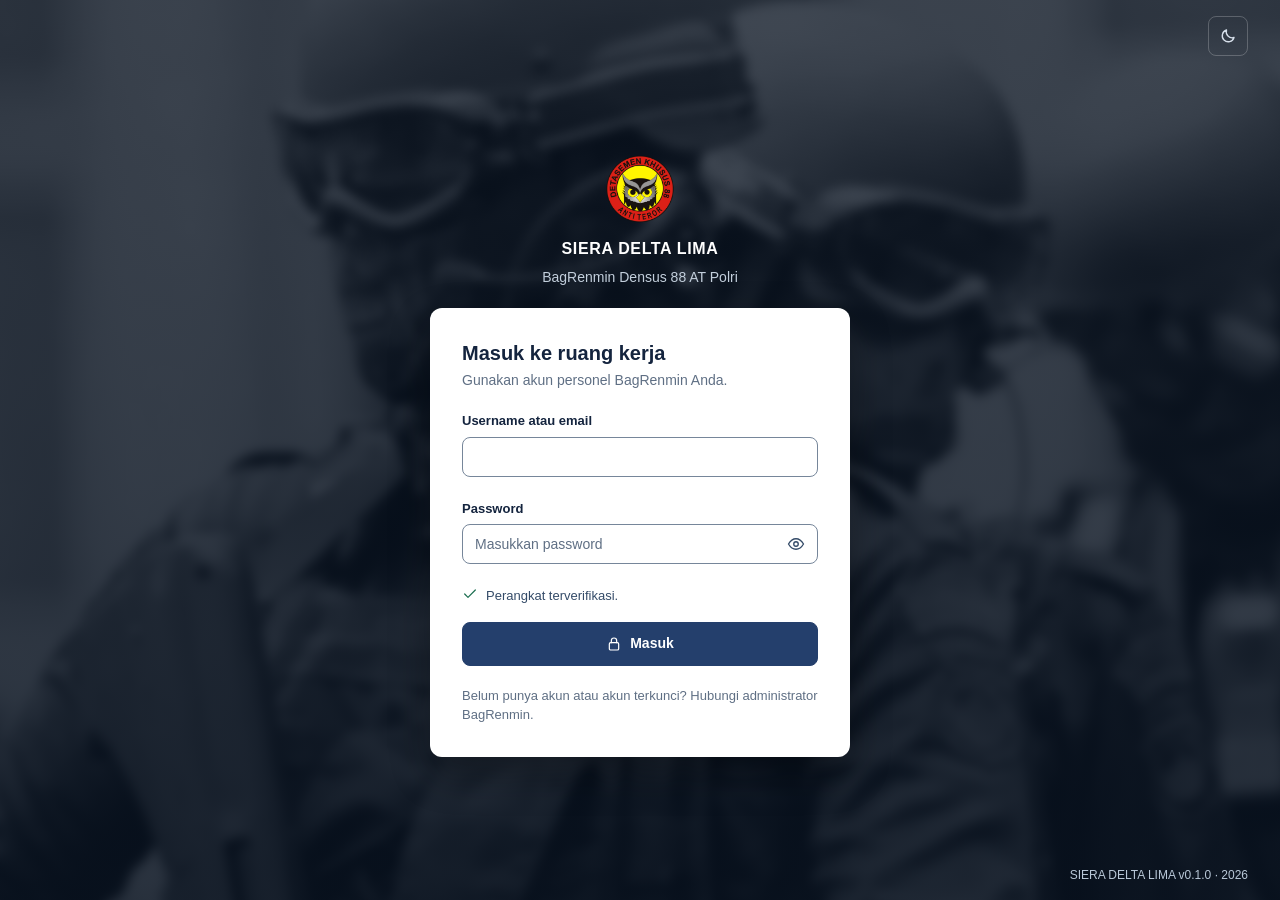
<file: index.html>
<!doctype html>
<html lang="id" data-theme="light">
<head>
<meta charset="utf-8">
<meta name="viewport" content="width=device-width, initial-scale=1">
<title>SIERA DELTA LIMA (prototipe)</title>
<script>
/* Tema dipasang sebelum render agar tidak berkedip. localStorage hanya untuk preferensi tema. */
(function(){var p='system';try{p=localStorage.getItem('sdl-theme')||'system'}catch(e){}
var d=p==='dark'||(p==='system'&&window.matchMedia&&matchMedia('(prefers-color-scheme: dark)').matches);
document.documentElement.setAttribute('data-theme',d?'dark':'light')})();
</script>
<style>
/* =====================================================================
   1. TOKEN — disalin dari apps/frontend/src/style.css baris 2–3 apa adanya,
      lalu diubah HANYA sesuai usulan yang disetujui:
      --muted terang #8191a4 -> #5f6f84 · --gold-ink terang #98703b -> #8a6431
      baru: --focus, --focus-inverse, --border-input, --header-h, --fs-*, --lh-*
   ===================================================================== */
:root{font-family:Inter,ui-sans-serif,-apple-system,BlinkMacSystemFont,"Segoe UI",sans-serif;font-synthesis:none;color-scheme:light;--bg:#f5f7fb;--card:#fff;--ink:#14243e;--ink-2:#344b68;--muted:#5f6f84;--border:#e5eaf1;--navy:#111f35;--navy-2:#1d3150;--gold:#d5ad67;--shadow:0 12px 36px rgba(30,49,77,.05);--subtle:#f4f7fb;--gold-ink:#8a6431;
  --focus:#2f5f9e;--focus-inverse:#8fb6e8;--border-input:#76869a;--header-h:75px;
  --fs-12:12px;--fs-13:13px;--fs-14:14px;--fs-16:16px;--fs-20:20px;--fs-24:24px;--lh-body:1.5;--lh-tight:1.3}
:root[data-theme=dark]{color-scheme:dark;--bg:#0c1525;--card:#162438;--ink:#edf2f7;--ink-2:#c7d4e6;--muted:#95a8bd;--border:#2c3b52;--navy:#091321;--navy-2:#162c48;--shadow:0 12px 30px #02091630;--subtle:#1c2e45;--gold-ink:#dfb978;
  --focus:#8fb6e8;--border-input:#6b7f99}
@media (max-width:640px){:root{--header-h:67px}}

/* =====================================================================
   2. VARIABEL KOMPONEN PROTOTIPE — BUKAN token style.css.
      Usulan nilai (status, warna unit gelap, tombol primer) yang perlu
      keputusan sebelum dipindah ke style.css. Lihat laporan.
   ===================================================================== */
:root{--proto-h:48px;--primary:#243f6c;--st-neutral:#344b68;--st-info:#2c5a96;--st-warn:#8a5a12;--st-danger:#a8323e;--st-ok:#1c6e50;--danger-bg:#fdf1f2;
  --u-urmin:#1d7a64;--u-ren:#3b67a8;--u-sumda:#7a55a0;--u-binfung:#8f6224;--u-spip:#344b68;
  --us-urmin:#e7f5f0;--us-ren:#ebf1fb;--us-sumda:#f2edf8;--us-binfung:#f8f0e4;--us-spip:#eef2f7;
  --side-ink:#c9d6e3;--side-group:#95a8bd;
  /* warna unit di atas navy (sidebar), sama di kedua tema */
  --un-urmin:#c7d4e6;--un-ren:#c7d4e6;--un-sumda:#c7d4e6;--un-binfung:#c7d4e6}
:root[data-theme=dark]{--primary:#3a5f93;--st-neutral:#c7d4e6;--st-info:#9fc2f0;--st-warn:#f0c27a;--st-danger:#ff9ea6;--st-ok:#7fdcb5;--danger-bg:#3a2228;
  --u-urmin:#6fd1b5;--u-ren:#9fbff0;--u-sumda:#c9aeea;--u-binfung:#e6be82;--u-spip:#c7d4e6;
  --us-urmin:#183a34;--us-ren:#1d3150;--us-sumda:#2e2645;--us-binfung:#3a2f1e;--us-spip:#1c2e45}
/* Palet grafik (Dashboard pimpinan) — BUKAN token style.css. Divalidasi dengan validate_palette.js
   (skill dataviz): ALL CHECKS PASS di latar terang, gelap #0c1525, dan kartu gelap #162438;
   ΔE normal terkecil 30.7, CVD terkecil 25.7. Hanya untuk MARK (batang, segmen), tidak untuk teks.
   Status sama di kedua tema dan selalu disertai label teks; magnitudo = satu hue biru. */
:root{--ch-ok:#0ca30c;--ch-run:#3987e5;--ch-late:#d03b3b;--ch-seq:#256abf}
:root[data-theme=dark]{--ch-seq:#5598e7}
body.proto-off{--proto-h:0px}

/* 3. DASAR */
*,*::before,*::after{box-sizing:border-box}
html{scroll-padding-top:calc(var(--header-h) + 8px);scroll-padding-bottom:calc(var(--proto-h) + 8px)}
body{margin:0;min-width:320px;background:var(--bg);color:var(--ink);font-size:var(--fs-14);line-height:var(--lh-body);padding-bottom:var(--proto-h)}
h1,h2,h3{line-height:var(--lh-tight);margin:0;font-weight:700}
p{margin:0}
button,input,select,textarea{font:inherit;color:inherit}
button{cursor:pointer}
button:disabled{cursor:not-allowed}
img{max-width:100%}
:focus{outline:none}
:focus-visible{outline:2px solid var(--focus);outline-offset:2px}
.on-navy :focus-visible{outline-color:var(--focus-inverse)}
.sr-only{position:absolute!important;width:1px;height:1px;padding:0;margin:-1px;overflow:hidden;clip:rect(0 0 0 0);white-space:nowrap;border:0}
.ic{flex:none;display:block}
.skip{position:absolute;left:8px;top:-60px;z-index:200;background:var(--card);color:var(--ink);padding:10px 16px;border:2px solid var(--focus);border-radius:8px;font-weight:600;text-decoration:none}
.skip:focus{top:8px}
[tabindex="-1"]:focus{outline:none}
.tlink{color:var(--ink-2);font-weight:600;font-size:var(--fs-13);text-decoration:underline;text-underline-offset:3px;white-space:nowrap}
.sample{display:inline-block;font-size:var(--fs-12);font-weight:600;color:var(--muted);border:1px dashed var(--border-input);border-radius:4px;padding:0 6px;line-height:1.6;white-space:nowrap}
.muted{color:var(--muted)}
.num{text-align:right!important;font-variant-numeric:tabular-nums}
.mono{font-variant-numeric:tabular-nums;white-space:nowrap}

/* 4. KONTROL */
.btn{display:inline-flex;align-items:center;justify-content:center;gap:8px;min-height:40px;padding:8px 16px;border:1px solid var(--border-input);border-radius:8px;background:var(--card);color:var(--ink);font-size:var(--fs-14);font-weight:600;text-decoration:none;white-space:nowrap}
.btn:hover:not(:disabled){background:var(--subtle)}
.btn-primary{background:var(--primary);border-color:var(--primary);color:#fff}
.btn-primary:hover:not(:disabled){background:var(--primary);filter:brightness(1.12)}
.btn-danger{background:#a8323e;border-color:#a8323e;color:#fff}
.btn-danger:hover:not(:disabled){background:#a8323e;filter:brightness(1.1)}
.btn-sm{min-height:32px;padding:4px 12px;font-size:var(--fs-13)}
.btn-block{width:100%;min-height:44px}
.btn:disabled{opacity:.55}
.icon-btn{width:40px;height:40px;display:grid;place-items:center;border:1px solid var(--border);border-radius:8px;background:var(--card);color:var(--ink-2);flex:none}
.icon-btn:hover{background:var(--subtle)}
.why{font-size:var(--fs-13);color:var(--muted)}
.field{margin-top:16px}
.field label,.flabel{display:block;font-size:var(--fs-13);font-weight:600;color:var(--ink);margin-bottom:6px}
.input,select.input{width:100%;min-height:40px;padding:8px 12px;border:1px solid var(--border-input);border-radius:8px;background:var(--card);color:var(--ink);font-size:var(--fs-14)}
.input::placeholder{color:var(--muted);opacity:1}
.input[aria-invalid=true]{border-color:var(--st-danger);box-shadow:0 0 0 1px var(--st-danger)}
.err{display:flex;gap:6px;align-items:flex-start;margin-top:6px;font-size:var(--fs-13);color:var(--st-danger);font-weight:600}
.hint{margin-top:6px;font-size:var(--fs-13);color:var(--muted)}
@media (max-width:640px){.input,select.input{font-size:var(--fs-16)}}
.alert{display:flex;gap:12px;align-items:flex-start;padding:12px 14px;border:1px solid var(--st-danger);border-left-width:4px;border-radius:8px;background:var(--danger-bg);color:var(--ink);margin-top:16px}
.alert .ic{color:var(--st-danger);margin-top:2px}
.alert strong{display:block}
.alert p{font-size:var(--fs-13);margin-top:2px}

/* Badge status: teks + titik. Warna hanya untuk status. */
.badge{display:inline-flex;align-items:center;gap:6px;font-size:var(--fs-13);font-weight:600;white-space:nowrap;color:var(--st-neutral)}
.badge::before{content:"";width:8px;height:8px;border-radius:50%;background:currentColor;flex:none}
.st-neutral{color:var(--st-neutral)}.st-info{color:var(--st-info)}.st-warn{color:var(--st-warn)}.st-danger{color:var(--st-danger)}.st-ok{color:var(--st-ok)}
.badge.st-neutral::before{background:var(--muted)}
.tag{display:inline-flex;align-items:center;gap:4px;font-size:var(--fs-12);font-weight:600;color:var(--ink-2);border:1px solid var(--border-input);border-radius:4px;padding:0 6px;line-height:1.6;white-space:nowrap}
.prio{display:inline-flex;align-items:center;gap:4px;font-size:var(--fs-13);font-weight:600;white-space:nowrap}
.late{color:var(--st-danger);font-weight:600}

/* 5. HEADER — bentuk mengikuti header produksi (App.tsx .sdl-header + PortalRefresh.css
      .sdl-nav-clean): tombol nav berikon + label + jumlah, pill latar untuk item aktif,
      separator, tombol tema kotak membulat, menu akun avatar + nama + chevron.
      Ukuran nav = produksi (12px/700, tombol 38px, ikon 17px). Sengaja beda: penanda aktif kedua berupa garis
      --gold-ink (pill prod 1.07:1), label tidak pernah disembunyikan (prod ikon saja 770–900px). */
.hdr{position:sticky;top:0;z-index:50;height:var(--header-h);display:flex;align-items:center;gap:16px;padding:0 clamp(16px,2.6vw,38px);background:var(--card);border-bottom:1px solid var(--border)}
.brand{display:flex;align-items:center;gap:12px;color:var(--ink);text-decoration:none;flex:0 1 auto;min-width:0;min-height:44px;border-radius:6px}
.brand img{height:42px;width:42px;display:block;flex:none}
.brand-words{min-width:0}
.brand-words strong{display:block;font-size:var(--fs-14);font-weight:900;letter-spacing:.025em;line-height:1.2;white-space:nowrap;overflow:hidden;text-overflow:ellipsis}
/* Wordmark satu warna (keputusan pemilik): "DELTA LIMA" tidak dibedakan warnanya */
.brand-words em{font-style:normal;color:inherit}
.brand-words small{display:block;margin-top:2px;font-size:var(--fs-12);font-weight:600;letter-spacing:.01em;color:var(--muted);line-height:1.3;white-space:nowrap;overflow:hidden;text-overflow:ellipsis}
.hnav{margin-left:auto;min-width:0}
.hnav>ul{display:flex;align-items:center;margin:0;padding:0;list-style:none;gap:4px}
.hnav li{position:relative;display:flex}
.hnav a,.hnav .nav-btn{position:relative;display:inline-flex;align-items:center;gap:8px;min-height:38px;padding:0 12px;border:0;border-radius:9px;background:none;font-size:var(--fs-12);font-weight:700;color:var(--ink-2);text-decoration:none;white-space:nowrap}
.hnav a:hover,.hnav .nav-btn:hover,.hnav .nav-btn[aria-expanded=true]{background:var(--subtle);color:var(--ink)}
/* Item aktif: pill latar seperti produksi + bingkai --border-input (3.72:1) — tanpa warna emas */
.hnav [aria-current=page],.hnav .nav-btn.is-current{background:var(--subtle);color:var(--ink);box-shadow:inset 0 0 0 1px var(--border-input)}
.nav-count{font-variant-numeric:tabular-nums}
.hnav .nav-count{margin-left:-4px}
.hactions{display:flex;align-items:center;gap:8px}
.hsep{width:1px;height:24px;background:var(--border);margin:0 4px;flex:none}
.hdr .icon-btn{width:39px;height:39px;border-radius:11px}
.acct-wrap{position:relative}
.acct{display:flex;align-items:center;gap:9px;min-height:38px;padding:4px 7px 4px 5px;border:0;border-radius:9px;background:none;color:var(--ink-2)}
.acct:hover,.acct[aria-expanded=true]{background:var(--subtle)}
.avatar{width:30px;height:30px;border-radius:50%;background:var(--navy-2);color:#fff;font-size:var(--fs-12);font-weight:700;display:grid;place-items:center;flex:none}
:root[data-theme=dark] .avatar{background:var(--primary)}
.acct-name{max-width:143px;overflow:hidden;text-overflow:ellipsis;white-space:nowrap;font-size:var(--fs-12);font-weight:700;color:var(--ink)}
.burger{display:none}
.menu{position:absolute;top:calc(100% + 10px);left:0;min-width:240px;background:var(--card);border:1px solid var(--border);border-radius:13px;box-shadow:0 19px 50px rgba(13,29,51,.16);padding:6px;z-index:60}
.menu-r{left:auto;right:0}
.menu a,.menu>button{display:flex;align-items:center;gap:10px;width:100%;min-height:40px;padding:8px 12px;border-radius:8px;font-size:var(--fs-14);color:var(--ink);text-decoration:none;background:none;border:0;text-align:left}
.menu a .ic,.menu>button .ic{color:var(--ink-2)}
.menu a:hover,.menu>button:hover{background:var(--subtle)}
.menu a[aria-current=page]{font-weight:600;box-shadow:inset 3px 0 0 var(--ink)}
.menu-who{padding:8px 12px 10px;border-bottom:1px solid var(--border);margin-bottom:6px}
.menu-who strong{display:block}
.menu-who span{font-size:var(--fs-13);color:var(--muted)}
.theme-set{border:0;margin:6px 0;padding:8px 12px;border-top:1px solid var(--border);border-bottom:1px solid var(--border)}
.theme-set legend{font-size:var(--fs-13);font-weight:600;padding:0;margin-bottom:4px}
.theme-set label{display:flex;align-items:center;gap:8px;min-height:32px;font-size:var(--fs-14)}
.theme-set input{width:18px;height:18px;margin:0;accent-color:var(--primary)}
@media (max-width:1199px){.acct-name{display:none}.acct{padding:4px 6px}}
/* 901–1100px: teks merek disembunyikan secara visual (seperti produksi ≤1050px) agar label nav
   tetap utuh. Disembunyikan dengan pola sr-only supaya tautan logo tetap punya nama aksesibel. */
@media (min-width:901px) and (max-width:1100px){
  .brand-words{position:absolute;width:1px;height:1px;padding:0;margin:-1px;overflow:hidden;clip:rect(0 0 0 0);white-space:nowrap;border:0}
  .hnav a,.hnav .nav-btn{padding:0 10px}
  }
@media (max-width:900px){.hnav,.hsep{display:none}.burger{display:grid}.hactions{margin-left:auto}.hdr{gap:12px;padding:0 16px}}
@media (max-width:480px){.hactions{display:none}.hdr .burger{width:44px;height:44px}.hdr{padding:0 12px}.brand img{height:40px;width:40px}}

/* 6. DRAWER (≤900px) */
.scrim{position:fixed;inset:0;background:rgba(6,22,41,.6);z-index:99}
.drawer{position:fixed;top:0;left:0;bottom:0;width:min(320px,88vw);background:var(--navy);color:var(--side-ink);z-index:100;display:flex;flex-direction:column;transform:translateX(-100%);transition:transform .2s ease}
.drawer.open{transform:none}
.drawer-h{display:flex;align-items:center;justify-content:space-between;gap:8px;padding:12px 12px 12px 16px;border-bottom:1px solid rgba(255,255,255,.1)}
.drawer-brand{display:flex;align-items:center;gap:8px;color:#fff;font-weight:700;font-size:var(--fs-14)}
.drawer-brand img{width:32px;height:32px}
.icon-btn.inv{background:transparent;border-color:rgba(255,255,255,.25);color:#fff;width:44px;height:44px}
.drawer-scroll{overflow-y:auto;flex:1;padding:8px 12px 16px}
.drawer .theme-set{border-color:rgba(255,255,255,.12);color:#fff;padding:8px 12px}
.drawer .theme-set input{accent-color:#c7d4e6}
.drawer-who{padding:12px;color:#fff;border-top:1px solid rgba(255,255,255,.12);margin-top:12px}
.drawer-who span{display:block;font-size:var(--fs-13);color:var(--side-group)}
.drawer .side-link .nav-count{margin-left:auto}

/* 7. WORKSPACE */
.work{display:flex;align-items:flex-start}
.side{position:sticky;top:var(--header-h);height:calc(100vh - var(--header-h) - var(--proto-h));height:calc(100dvh - var(--header-h) - var(--proto-h));width:256px;flex:none;background:var(--navy);color:var(--side-ink);display:flex;flex-direction:column}
.side-unit{padding:20px 20px 16px;border-bottom:1px solid rgba(255,255,255,.1)}
.unit-chip{display:inline-flex;align-items:center;gap:6px;font-size:var(--fs-12);font-weight:700;color:var(--uc);border:1px solid currentColor;border-radius:4px;padding:1px 8px}
.side-unit strong{display:block;color:#fff;font-size:var(--fs-16);margin-top:8px;line-height:1.3}
.side-unit p{font-size:var(--fs-13);color:var(--side-group);margin-top:4px}
.side-scroll{flex:1;overflow-y:auto;padding:8px 12px 16px}
.side-group{font-size:var(--fs-12);letter-spacing:.04em;font-weight:600;color:var(--side-group);margin:16px 12px 6px;text-transform:uppercase}
.side-list{list-style:none;margin:0;padding:0}
.side-link{position:relative;display:flex;align-items:center;gap:10px;min-height:40px;padding:8px 12px;border-radius:8px;color:var(--side-ink);text-decoration:none;font-size:var(--fs-14);font-weight:600;margin-bottom:2px}
.side-link:hover{background:rgba(255,255,255,.07);color:#fff}
.side-link[aria-current=page]{background:rgba(255,255,255,.1);color:#fff}
.side-link[aria-current=page]::before{content:"";position:absolute;left:0;top:9px;bottom:9px;width:3px;border-radius:2px;background:#fff}
.side-foot{padding:12px;border-top:1px solid rgba(255,255,255,.1)}
.back{display:flex;align-items:center;justify-content:center;gap:8px;min-height:40px;border:1px solid rgba(255,255,255,.22);border-radius:8px;color:#e1ecf4;text-decoration:none;font-size:var(--fs-13);font-weight:600}
.back:hover{background:rgba(255,255,255,.07)}
.work-main{flex:1;min-width:0}
@media (max-width:1200px){.side{width:232px}}
@media (max-width:900px){.side{display:none}}

/* 8. HALAMAN */
.page,.content{max-width:1280px;margin:0 auto;padding:20px 32px 48px}
.content{max-width:1360px}
@media (max-width:640px){.page,.content{padding:16px 16px 40px}}
.crumbs ol{display:flex;flex-wrap:wrap;align-items:center;gap:4px;list-style:none;margin:0 0 12px;padding:0;font-size:var(--fs-13);color:var(--muted)}
.crumbs li{display:flex;align-items:center;gap:4px}
.crumbs a{color:var(--ink-2);text-decoration:none;min-height:24px;display:inline-flex;align-items:center}
.crumbs a:hover{text-decoration:underline}
.crumbs [aria-current=page]{color:var(--ink);font-weight:600}
.phead{display:flex;justify-content:space-between;gap:12px 16px;align-items:flex-start;flex-wrap:wrap;margin-bottom:20px}
.phead h1{font-size:var(--fs-24)}
.phead .desc{margin-top:4px;color:var(--muted);max-width:72ch}
.pactions{display:flex;gap:8px;flex-wrap:wrap;align-items:center}
.back-link{display:inline-flex;align-items:center;gap:4px;min-height:32px;color:var(--ink-2);font-weight:600;font-size:var(--fs-13);text-decoration:none;margin-bottom:8px}
.back-link:hover{text-decoration:underline}

.panel{background:var(--card);border:1px solid var(--border);border-radius:10px;min-width:0}
.panel-h{display:flex;align-items:center;justify-content:space-between;gap:8px 12px;padding:12px 16px;border-bottom:1px solid var(--border);flex-wrap:wrap}
.panel-h .ttl{display:flex;align-items:center;gap:8px;flex-wrap:wrap}
.panel-h h2{font-size:var(--fs-16)}
.panel-h .sub{font-size:var(--fs-13);color:var(--muted);width:100%}
.panel-b{padding:16px}
.rows{list-style:none;margin:0;padding:0}
.rows>li+li{border-top:1px solid var(--border)}
.stack{display:grid;gap:16px}

/* Tabel operasional */
.toolbar{display:flex;flex-wrap:wrap;gap:12px;align-items:flex-end;padding:12px 16px;border-bottom:1px solid var(--border)}
.search{position:relative;flex:1 1 240px;max-width:420px;min-width:0}
.search .ic{position:absolute;left:10px;top:50%;transform:translateY(-50%);color:var(--muted)}
.search .input{padding-left:36px}
.fgroup{display:flex;flex-direction:column;min-width:0;flex:0 1 200px}
.fgroup .flabel{margin-bottom:4px}
.tbl-wrap{overflow-x:auto}
table.tbl{width:100%;border-collapse:collapse;min-width:760px}
.tbl th,.tbl td{text-align:left;vertical-align:top;padding:12px 16px;border-bottom:1px solid var(--border);font-size:var(--fs-14)}
.tbl thead th{font-size:var(--fs-12);font-weight:600;color:var(--muted);background:var(--subtle);padding:10px 16px;white-space:nowrap}
.tbl tbody th{font-weight:400}
.tbl tbody tr:last-child>*{border-bottom:0}
.tbl tbody tr:hover{background:var(--subtle)}
.tbl .sub{display:block;font-size:var(--fs-13);color:var(--muted);margin-top:2px}
.tbl .mono{font-variant-numeric:tabular-nums;white-space:nowrap}
.row-link{font-weight:600;color:var(--ink);text-decoration:none;display:inline-flex;align-items:center;gap:6px;min-height:24px}
.row-link:hover{text-decoration:underline;text-underline-offset:3px}
.nomatch td{text-align:center;color:var(--muted);padding:24px 16px}
.pager{display:flex;flex-wrap:wrap;align-items:center;justify-content:space-between;gap:8px 16px;padding:12px 16px;border-top:1px solid var(--border)}
.pager-info{font-size:var(--fs-13);color:var(--muted)}
.pager-ctl{display:flex;align-items:center;gap:8px;font-size:var(--fs-13)}
.pager-note{width:100%;font-size:var(--fs-13);color:var(--muted)}

/* Keadaan data */
.state{padding:32px 16px;text-align:center;display:flex;flex-direction:column;align-items:center;gap:8px}
.state h3{font-size:var(--fs-16)}
.state p{color:var(--muted);max-width:56ch}
.state .ic-wrap{width:44px;height:44px;border-radius:10px;background:var(--subtle);display:grid;place-items:center;color:var(--ink-2)}
.state .btn{margin-top:8px}
.state.error{flex-direction:row;align-items:flex-start;text-align:left;gap:12px;margin:16px;padding:16px;border:1px solid var(--st-danger);border-left-width:4px;border-radius:8px;background:var(--danger-bg)}
.state.error .ic{color:var(--st-danger);margin-top:2px}
.state.error p{color:var(--ink)}
.state.loading{align-items:stretch;text-align:left}
.sk-row{display:grid;grid-template-columns:1fr 2fr 1fr;gap:16px;padding:8px 0}
.sk{height:14px;border-radius:4px;background:var(--subtle);border:1px solid var(--border)}
.compact .state{padding:20px 16px}
.compact .state.error{margin:12px}

/* Tab segmented (ARIA tabs) */
.seg{display:inline-flex;gap:2px;padding:3px;background:var(--card);border:1px solid var(--border);border-radius:10px;max-width:100%;overflow-x:auto;margin-bottom:16px}
.seg [role=tab]{min-height:36px;padding:6px 14px;border:0;border-radius:7px;background:none;font-size:var(--fs-14);font-weight:600;color:var(--ink-2);white-space:nowrap}
.seg [role=tab][aria-selected=true]{background:var(--primary);color:#fff}
.seg [role=tab]:focus-visible{outline-offset:-2px}

/* Statistik ringkas: satu panel terbagi, bukan kartu identik */
.stats{display:grid;grid-template-columns:repeat(4,minmax(0,1fr));margin:0 0 16px;background:var(--card);border:1px solid var(--border);border-radius:10px}
.stats>div{padding:14px 16px;border-left:1px solid var(--border);min-width:0}
.stats>div:first-child{border-left:0}
.stats dt{font-size:var(--fs-13);color:var(--muted);font-weight:600}
.stats dt a{color:inherit;text-decoration:underline;text-underline-offset:3px}
.stats dd{margin:2px 0 0;font-size:var(--fs-24);font-weight:700;line-height:1.3;font-variant-numeric:tabular-nums}
.stats .hint{display:block;font-size:var(--fs-12);color:var(--muted);font-weight:400;line-height:1.5}
.stats dd.late{color:var(--st-danger)}
@media (max-width:640px){.stats{grid-template-columns:1fr 1fr}.stats>div:nth-child(3){border-left:0}.stats>div:nth-child(n+3){border-top:1px solid var(--border)}}

/* 9. LOGIN — kartu di tengah; latar navy, atau foto monokrom + blur + lapisan navy bila foto tersedia */
.auth{position:relative;isolation:isolate;overflow:hidden}
.auth>*:not(.auth-bg){position:relative;z-index:1}
.auth-bg{position:absolute;inset:0;z-index:0;background:var(--navy)}
.auth-ph{position:absolute;inset:-24px;background-size:cover;background-position:center;filter:grayscale(1) blur(5px) contrast(1.05);transform:scale(1.04);opacity:0;transition:opacity 1.6s ease}
.auth-ph.on{opacity:1}
/* Lapisan navy menjaga kontras teks putih di atas foto (efektif ≥ navy 82%) dan identitas warna */
.has-photo .auth-bg::after{content:"";position:absolute;inset:0;background:linear-gradient(rgba(9,19,33,.78),rgba(9,19,33,.86))}
@media (prefers-reduced-motion:reduce){.auth-ph{transition:none}}
.auth{min-height:calc(100vh - var(--proto-h));min-height:calc(100dvh - var(--proto-h));background:var(--navy);display:grid;grid-template-rows:auto 1fr auto}
.auth-top{display:flex;justify-content:flex-end;padding:16px clamp(16px,4vw,32px)}
.auth-top .icon-btn{color:#d6dfea;border-color:rgba(255,255,255,.22);background:transparent}
.auth-top .icon-btn:hover{background:rgba(255,255,255,.08)}
.auth-top :focus-visible,.auth-foot :focus-visible{outline-color:var(--focus-inverse)}
.auth-center{display:flex;flex-direction:column;align-items:center;justify-content:center;gap:20px;padding:8px 16px 24px}
.auth-mark{display:flex;flex-direction:column;align-items:center;gap:6px;text-align:center;color:#fff}
.auth-mark img{width:72px;height:72px;margin-bottom:6px}
.auth-name{font-size:var(--fs-16);font-weight:700;letter-spacing:.04em}
.auth-org{font-size:var(--fs-14);color:#c3cfdc}
.auth-card{width:100%;max-width:420px;background:var(--card);color:var(--ink);border-radius:12px;padding:32px;box-shadow:0 16px 40px rgba(0,0,0,.28)}
.auth-card h1{font-size:var(--fs-20)}
.auth-card .lead{color:var(--muted);margin-top:4px}
.auth-card form{margin-top:20px}
.auth-foot{display:flex;justify-content:flex-end;padding:12px clamp(16px,4vw,32px) 16px;font-size:var(--fs-12);color:#b9c8d8}
.pw{position:relative}
.pw .input{padding-right:48px}
.pw-btn{position:absolute;right:2px;top:2px;width:40px;height:36px;display:grid;place-items:center;border:0;background:none;color:var(--ink-2);border-radius:6px}
.device{display:flex;gap:8px;align-items:flex-start;font-size:var(--fs-13);margin:16px 0;color:var(--ink-2)}
.device.is-ok .ic{color:var(--st-ok)}
.otp{font-size:24px!important;letter-spacing:.3em;text-align:center;font-variant-numeric:tabular-nums}
.link-btn{display:inline-flex;align-items:center;gap:6px;min-height:40px;margin-top:12px;border:0;background:none;color:var(--ink-2);font-weight:600;padding:0}
.link-btn:hover{text-decoration:underline}
.auth-help{margin-top:20px;font-size:var(--fs-13);color:var(--muted)}
@media (max-width:640px){
  .auth-center{justify-content:flex-start;padding-top:0}
  .auth-mark img{width:56px;height:56px}
  .auth-card{padding:24px 20px;border-radius:10px}
  .auth-foot{justify-content:center}
}

/* 10. PORTAL */
.portal-head p{color:var(--muted);margin-top:4px}
/* Kepala Portal varian B: pita navy datar (versi ringkas hero produksi), tanpa gradasi/emas.
   Cadangan opsi 2 (polos + garis) ada di scratchpad: fondasi.opsi2.html */
.portal-head{background:var(--navy-2);color:#fff;border-radius:12px;padding:22px 26px}
.portal-head h1{font-size:28px;color:#fff}
.portal-head p{color:#c3cfdc!important}
.portal-head :focus-visible{outline-color:var(--focus-inverse)}
.portal-head .ph-row{align-items:center;flex-wrap:nowrap}
.ph-row{display:flex;align-items:flex-end;justify-content:space-between;gap:8px 24px;flex-wrap:wrap}
@media (max-width:640px){.portal-head h1{font-size:var(--fs-24)}.portal-head{padding:16px 18px;border-radius:10px}}
@media (max-width:400px){.portal-head .ph-row>div>p{display:none}}
/* Tab Portal: blok segmented seperti index.html; item aktif berisi --primary (teks putih 10.1:1; gelap 6.48:1) */
.ptabs{display:inline-flex;max-width:100%;margin:16px 0 20px;padding:3px;background:var(--card);border:1px solid var(--border);border-radius:10px;overflow-x:auto}
.ptabs ul{display:flex;gap:2px;list-style:none;margin:0;padding:0}
.ptabs a{display:flex;align-items:center;height:36px;padding:0 14px;border-radius:7px;font-size:var(--fs-14);font-weight:600;color:var(--ink-2);text-decoration:none;white-space:nowrap}
.ptabs a:hover{color:var(--ink);background:var(--subtle)}
.ptabs a[aria-current=page]{color:#fff;background:var(--primary)}
.ptabs a:focus-visible{outline-offset:-2px}
.sec-title{font-size:var(--fs-16);margin-bottom:10px}
.launch{display:grid;grid-template-columns:repeat(6,minmax(0,1fr));gap:12px;list-style:none;margin:0;padding:0}
.tile{display:flex;flex-direction:column;align-items:center;justify-content:center;gap:2px;height:104px;padding:10px 6px;background:var(--card);border:1px solid var(--border);border-radius:10px;color:var(--ink);text-decoration:none;text-align:center}
/* Monokrom seperti index.html: unit dibedakan nama + ikon, bukan warna */
a.tile:hover{border-color:var(--ink-2)}
.tile-ic{width:40px;height:40px;border-radius:10px;display:grid;place-items:center;background:var(--subtle);color:var(--ink);margin-bottom:4px}
.tile-name{font-size:var(--fs-14);font-weight:600;line-height:1.3}
.tile-desc{font-size:var(--fs-12);color:var(--muted);line-height:1.3}
.tile.is-off{opacity:.6;cursor:not-allowed}
.note{display:flex;gap:8px;align-items:flex-start;margin-top:10px;font-size:var(--fs-13);color:var(--ink-2)}
.home-grid{display:grid;grid-template-columns:minmax(0,2fr) minmax(0,1fr);gap:16px;margin-top:24px}
.news-row{display:flex;gap:14px;padding:12px 16px;width:100%;text-align:left;background:none;border:0;color:inherit;border-radius:0}
.news-row:hover .news-title{text-decoration:underline;text-underline-offset:3px}
.ph{width:88px;height:64px;flex:none;border-radius:6px;background:var(--subtle);border:1px solid var(--border);display:grid;place-items:center;color:var(--muted)}
.news-txt{min-width:0;flex:1}
.kat{display:block;font-size:var(--fs-12);font-weight:600;color:var(--muted)}
.news-title{display:block;font-size:var(--fs-14);font-weight:600;color:var(--ink);margin-top:2px}
.news-sum{display:block;font-size:var(--fs-13);color:var(--muted);overflow:hidden;text-overflow:ellipsis;white-space:nowrap}
.ag-row{display:flex;gap:12px;padding:12px 16px;align-items:flex-start}
.ag-date{width:44px;flex:none;text-align:center;border:1px solid var(--border);border-radius:6px;padding:4px 0;line-height:1.2}
.ag-date strong{display:block;font-size:var(--fs-16)}
.ag-date span{font-size:var(--fs-12);color:var(--muted)}
.ag-t{font-weight:600}
.ag-m{font-size:var(--fs-13);color:var(--muted)}
.simple-row{display:flex;gap:10px;padding:12px 16px;align-items:flex-start}
.simple-row .ic{color:var(--ink-2);margin-top:2px}
@media (max-width:1000px){.launch{grid-template-columns:repeat(3,minmax(0,1fr))}.home-grid{grid-template-columns:1fr}}
@media (max-width:480px){
  .launch{grid-template-columns:repeat(2,minmax(0,1fr));gap:8px}
  .tile{height:84px;padding:6px 4px}
  .tile-ic{width:30px;height:30px;margin-bottom:2px}
  .tile-ic .ic{width:18px;height:18px}
  .tile-name{font-size:var(--fs-12)}
  .ph{width:64px;height:48px}
}

/* 11. DASHBOARD URMIN */
.dash-grid{display:grid;grid-template-columns:minmax(0,2fr) minmax(0,1fr);gap:16px;margin-bottom:16px;align-items:start}
.job{display:grid;grid-template-columns:minmax(0,1fr) auto;gap:4px 16px;padding:12px 16px;align-items:start}
.job .meta{grid-column:1/-1;font-size:var(--fs-13);color:var(--muted)}
.count-row{display:flex;justify-content:space-between;align-items:center;gap:12px;padding:10px 16px;min-height:44px;text-decoration:none;color:inherit}
.count-row:hover{background:var(--subtle)}
.count-row strong{font-variant-numeric:tabular-nums;font-size:var(--fs-16)}
.toolrow{display:flex;flex-wrap:wrap;gap:8px 12px;align-items:flex-end;margin-bottom:16px}
@media (max-width:1000px){.dash-grid{grid-template-columns:1fr}}

/* 12. DETAIL */
.dl{display:grid;grid-template-columns:repeat(2,minmax(0,1fr));gap:12px 24px;margin:0}
.dl div{min-width:0}
.dl dt{font-size:var(--fs-13);color:var(--muted);font-weight:600}
.dl dd{margin:2px 0 0}
.dl .span{grid-column:1/-1}
.timeline{list-style:none;margin:0;padding:0}
.timeline li{position:relative;padding:0 0 14px 20px}
.timeline li::before{content:"";position:absolute;left:4px;top:7px;width:8px;height:8px;border-radius:50%;background:var(--ink-2)}
.timeline li::after{content:"";position:absolute;left:7px;top:17px;bottom:0;width:2px;background:var(--border)}
.timeline li:last-child::after{display:none}
.timeline small{display:block;font-size:var(--fs-13);color:var(--muted)}
.detail-grid{display:grid;grid-template-columns:minmax(0,2fr) minmax(0,1fr);gap:16px}
.file-row{display:flex;gap:10px;align-items:center;justify-content:space-between;padding:10px 16px;flex-wrap:wrap}
@media (max-width:1000px){.detail-grid{grid-template-columns:1fr}}
@media (max-width:640px){.dl{grid-template-columns:1fr}}

/* Rentang tanggal */
.range{border:0;margin:0;padding:0;min-width:0;flex:1 1 320px}
.range legend{font-size:var(--fs-13);font-weight:600;padding:0;margin-bottom:4px}
.range-row{display:flex;gap:8px;align-items:flex-end;flex-wrap:wrap}
.range-row .fgroup{flex:1 1 140px}
.range-row .flabel{font-weight:400;color:var(--ink-2)}
.range-msg{width:100%;font-size:var(--fs-13);color:var(--muted);margin-top:4px}

/* 13. DIALOG & TOAST */
.dlg-backdrop{position:fixed;inset:0;background:rgba(6,22,41,.55);display:grid;place-items:center;padding:16px;z-index:120}
.dlg{width:min(560px,100%);max-height:calc(100dvh - 32px);overflow:auto;background:var(--card);color:var(--ink);border:1px solid var(--border);border-radius:12px;box-shadow:0 24px 64px rgba(0,0,0,.3)}
.dlg-h{display:flex;justify-content:space-between;gap:12px;align-items:flex-start;padding:16px 20px;border-bottom:1px solid var(--border)}
.dlg-h h2{font-size:var(--fs-20)}
.dlg-h .kat{margin-bottom:4px}
.dlg-b{padding:16px 20px;max-width:72ch}
.dlg-b p+p{margin-top:12px}
.dlg-f{display:flex;justify-content:space-between;gap:12px;padding:12px 20px;border-top:1px solid var(--border);flex-wrap:wrap}
.toasts{position:fixed;right:16px;bottom:calc(var(--proto-h) + 16px);z-index:150;display:flex;flex-direction:column;gap:8px;max-width:min(400px,calc(100vw - 32px))}
.toast{display:flex;gap:10px;align-items:flex-start;padding:12px 14px;background:var(--card);border:1px solid var(--border-input);border-left:4px solid var(--st-ok);border-radius:8px;box-shadow:0 8px 24px rgba(17,31,53,.18)}
.toast .ic{color:var(--st-ok);margin-top:2px}
.toast.toast-err{border-left-color:var(--st-danger)}
.toast.toast-err .ic{color:var(--st-danger)}

/* 14. BILAH PROTOTIPE (bukan bagian desain produksi) */
.proto{position:fixed;left:0;right:0;bottom:0;height:var(--proto-h);z-index:140;display:flex;align-items:center;gap:12px;padding:0 12px;background:var(--card);border-top:2px dashed var(--border-input);font-size:var(--fs-13);overflow-x:auto;white-space:nowrap}
.proto label{display:flex;align-items:center;gap:6px;font-weight:600}
.proto select{min-height:32px;padding:2px 6px;border:1px solid var(--border-input);border-radius:6px;background:var(--card);color:var(--ink);font-size:var(--fs-13)}
.proto-tag{font-weight:700;color:var(--ink)}
.proto-btn{min-height:32px;padding:2px 10px;border:1px solid var(--border-input);border-radius:6px;background:var(--card);font-size:var(--fs-13)}
body.proto-off .proto{display:none}

/* 15. DASHBOARD UNIT (halaman 7) — daftar modul, bukan kartu */
.mod-group+.mod-group{border-top:1px solid var(--border)}
.mod-group h3{font-size:var(--fs-14);font-weight:600;color:var(--ink-2);padding:12px 16px 0}
.mod-row{display:grid;grid-template-columns:auto minmax(0,1fr) auto;gap:4px 12px;align-items:start;padding:10px 16px}
.mod-ic{width:32px;height:32px;border-radius:8px;display:grid;place-items:center;background:var(--subtle);color:var(--ink)}
.mod-txt p{font-size:var(--fs-13);color:var(--muted)}
.mod-name{display:inline-flex;align-items:center;min-height:24px;font-weight:600;color:var(--ink-2)}
.mod-soon{display:inline-flex;align-items:center;gap:4px;margin-top:2px;font-size:var(--fs-13);font-weight:600;color:var(--ink-2);white-space:nowrap}
@media (max-width:480px){.mod-soon{grid-column:2}}

/* 16. KELOLA (halaman 8) */
.phead+.ptabs{margin-top:-4px}
.callout{display:flex;gap:10px;align-items:flex-start;margin:0 0 16px;padding:12px 14px;max-width:96ch;border:1px solid var(--border);border-left:4px solid var(--st-info);border-radius:8px;background:var(--card);font-size:var(--fs-13);color:var(--ink)}
.callout .ic{color:var(--st-info);margin-top:2px}
.dlg .callout{margin:12px 0 0;background:var(--subtle)}
.u-name{font-weight:600}
.row-acts{display:flex;gap:8px;flex-wrap:wrap}
textarea.input{min-height:80px;resize:vertical;line-height:var(--lh-body)}
.secret{display:flex;gap:8px;align-items:stretch;flex-wrap:wrap;margin-top:12px}
.secret code{flex:1 1 220px;display:flex;align-items:center;padding:8px 12px;border:1px dashed var(--border-input);border-radius:8px;background:var(--subtle);color:var(--ink);font-family:ui-monospace,SFMono-Regular,Consolas,"Liberation Mono",monospace;font-size:var(--fs-16);letter-spacing:.04em;word-break:break-all}

/* 17. DASHBOARD PIMPINAN (halaman 9) — monokrom + navy; warna hanya pada mark grafik */
.exec .stats dd{font-variant-numeric:normal}
.exec .stats dd .ic{display:inline-block;vertical-align:-3px;margin-right:4px}
.exec .stats dd .hint{margin-top:2px}
.dash-meta{display:flex;align-items:center;min-height:40px;font-size:var(--fs-13);color:var(--muted)}
.exec-grid{display:grid;grid-template-columns:repeat(2,minmax(0,1fr));gap:16px;margin-bottom:16px;align-items:start}
@media (max-width:1000px){.exec-grid{grid-template-columns:1fr}}
.job-t{font-weight:600}
.dec-group+.dec-group{border-top:1px solid var(--border)}
.dec-group h3{font-size:var(--fs-14);font-weight:600;color:var(--ink-2);padding:12px 16px 0}
.due-late{display:inline-flex;align-items:center;gap:4px;color:var(--st-danger);font-weight:600;white-space:nowrap}
.due-late .ic{display:inline-block}
/* Legenda: kunci warna di samping teks; teks memakai token teks, bukan warna seri */
.legend{display:flex;flex-wrap:wrap;gap:4px 16px;list-style:none;margin:0;padding:12px 16px 0;font-size:var(--fs-13);color:var(--ink-2)}
.legend li{display:inline-flex;align-items:center;gap:6px}
.sw{width:12px;height:12px;border-radius:3px;background:var(--c);flex:none}
.sw-line{width:2px;height:16px;border-radius:1px;background:var(--ink);flex:none}
/* Tooltip grafik: muncul saat mark di-hover atau difokus. Diposisikan relatif ke area grafik
   dengan left:p% + translateX(-p%) sehingga tidak pernah keluar dari area (aman di 320px). */
.ch-tip{display:none;position:absolute;z-index:5;pointer-events:none;padding:6px 10px;background:var(--card);color:var(--ink-2);border:1px solid var(--border-input);border-radius:6px;box-shadow:0 4px 12px rgba(17,31,53,.16);font-size:var(--fs-12);line-height:1.4;white-space:nowrap}
.ch-tip strong{display:block;color:var(--ink);font-size:var(--fs-14)}
.ch-tip .k{display:inline-block;width:12px;height:2px;margin-right:6px;vertical-align:middle;background:var(--c)}
[data-mark]:hover+.ch-tip,[data-mark]:focus+.ch-tip{display:block}
/* Kolom (tren 6 bulan, small multiples berskala sama) */
.minis{display:grid;grid-template-columns:repeat(auto-fit,minmax(200px,1fr));gap:24px;padding:16px}
.mini{margin:0;min-width:0}
.mini figcaption{display:flex;justify-content:space-between;gap:8px;flex-wrap:wrap;margin-bottom:4px}
.mini-t{font-weight:600}
.mini-s{font-size:var(--fs-13);color:var(--muted)}
.cc{position:relative;height:156px;margin-left:28px}
.cc-area{position:absolute;left:0;right:0;top:16px;bottom:0;display:flex}
.cc-grid{position:absolute;left:0;right:0;height:0;border-top:1px solid var(--border)}
.cc-grid span{position:absolute;right:100%;top:0;transform:translateY(-50%);padding-right:6px;font-size:var(--fs-12);line-height:1;color:var(--muted);font-variant-numeric:tabular-nums}
.cc-col{position:relative;flex:1 1 0;min-width:0;display:flex;justify-content:center;align-items:flex-end}
.cc-col:focus-visible{outline-offset:0}
.cc-bar{width:min(24px,60%);height:var(--h);background:var(--ch-seq);border-radius:4px 4px 0 0}
.cc-col:hover .cc-bar,.cc-col:focus .cc-bar{filter:brightness(1.18)}
.cc-val{position:absolute;left:0;right:0;bottom:calc(var(--h) + 2px);text-align:center;font-size:var(--fs-12);font-weight:600;line-height:1.3;color:var(--ink)}
.cc-x{display:flex;margin:4px 0 0 28px}
.cc-x span{flex:1 1 0;min-width:0;text-align:center;font-size:var(--fs-12);color:var(--muted)}
/* Bar 100% bertumpuk per unit: celah 2px warna permukaan, area sentuh 24px, batang 12px */
.sb-list{list-style:none;margin:0;padding:4px 16px 8px}
.sb-row{padding:12px 0}
.sb-row+.sb-row{border-top:1px solid var(--border)}
.sb-head{display:flex;justify-content:space-between;gap:8px}
.sb-head strong{font-weight:600}
.sb-head span{color:var(--ink-2);font-variant-numeric:tabular-nums;white-space:nowrap}
.sb-track{position:relative;display:flex;gap:2px;margin:2px 0}
.sb-seg{position:relative;flex:0 1 0;min-width:6px;height:24px}
.sb-seg::before{content:"";position:absolute;left:0;right:0;top:6px;height:12px;border-radius:4px;background:var(--c)}
.sb-seg:hover::before,.sb-seg:focus::before{filter:brightness(1.15)}
.sb-seg:focus-visible{outline-offset:1px}
.sb-track .ch-tip{bottom:calc(100% + 2px)}
.sb-fig{display:flex;flex-wrap:wrap;gap:2px 16px;font-size:var(--fs-13);color:var(--ink-2);font-variant-numeric:tabular-nums}
.sb-fig>span{display:inline-flex;align-items:center;gap:6px}
.sb-fig .sw{width:8px;height:8px;border-radius:2px}
/* Meter realisasi anggaran: satu hue, track --subtle, penanda target bercincin warna permukaan */
.mt-list{list-style:none;margin:0;padding:4px 16px 8px}
.mt-row{display:grid;grid-template-columns:minmax(0,1.3fr) minmax(0,2fr) 17em;gap:4px 16px;align-items:center;padding:12px 0}
.mt-row+.mt-row{border-top:1px solid var(--border)}
.mt-name{font-weight:600;min-width:0}
.mt-track{position:relative;display:block;height:12px;background:var(--subtle);box-shadow:inset 0 0 0 1px var(--border);border-radius:0 4px 4px 0}
.mt-fill{position:absolute;left:0;top:0;bottom:0;background:var(--ch-seq);border-radius:0 4px 4px 0}
.mt-target{position:absolute;top:-4px;bottom:-4px;width:2px;margin-left:-1px;border-radius:1px;background:var(--ink);box-shadow:0 0 0 2px var(--card)}
.mt-fig{text-align:right;font-size:var(--fs-13);color:var(--ink-2);font-variant-numeric:tabular-nums}
.mt-fig strong{color:var(--ink);font-size:var(--fs-14)}
.mt-d{display:block}
.mt-total{border-top:2px solid var(--border-input)!important}
@media (max-width:760px){.mt-row{grid-template-columns:minmax(0,1fr) auto}.mt-bar{grid-column:1/-1;grid-row:2}}
@media (max-width:420px){.mt-row{grid-template-columns:1fr}.mt-bar{grid-row:auto}.mt-fig{text-align:left}}
/* Tampilan tabel untuk setiap grafik */
.tview{border-top:1px solid var(--border);padding:8px 16px 12px}
.tview summary{display:inline-flex;align-items:center;gap:6px;min-height:32px;font-size:var(--fs-13);font-weight:600;color:var(--ink-2);cursor:pointer}
.tview summary:hover{text-decoration:underline;text-underline-offset:3px}
.tview .tv-hide,.tview[open] .tv-show{display:none}
.tview[open] .tv-hide{display:inline}
.tview .tbl-wrap{margin-top:8px;border:1px solid var(--border);border-radius:8px}
.tview table.tbl{min-width:420px}

@media (prefers-reduced-motion:reduce){*,*::before,*::after{transition:none!important;animation:none!important;scroll-behavior:auto!important}}
.hnav .ic{width:17px;height:17px;stroke-width:1.7}
.hdr .icon-btn .ic{stroke-width:1.7}
</style>
</head>
<body>
<a class="skip" href="#main" data-action="skip">Langsung ke konten utama</a>
<div id="app"></div>
<div id="overlay-root"></div>
<div id="toasts" class="toasts" aria-live="polite"></div>
<div id="sr-live" class="sr-only" aria-live="polite"></div>
<noscript><p style="padding:16px">Prototipe ini membutuhkan JavaScript.</p></noscript>

<div id="proto" class="proto" role="region" aria-label="Kontrol prototipe">
  <span class="proto-tag">Prototipe</span>
  <span>Semua data adalah data contoh fiktif.</span>
  <label>Halaman <select id="p-page"></select></label>
  <label>Peran <select id="p-role"><option value="operator">Operator Urmin</option><option value="kabag">Kabagrenmin</option><option value="superadmin">Superadmin</option></select></label>
  <label>Keadaan data <select id="p-state"><option value="normal">Normal</option><option value="loading">Memuat</option><option value="empty">Kosong</option><option value="error">Error</option></select></label>
  <button type="button" class="proto-btn" id="p-hide">Sembunyikan bilah (Alt+Shift+P)</button>
</div>

<script>
(function(){
'use strict';
/* =====================================================================
   STRUKTUR JS (catatan serah terima)
   - S            : state global (peran, keadaan data, tab aktif)
   - ROUTES/resolve(): peta hash -> fungsi render halaman
   - view*()      : fungsi render per halaman, mengembalikan string HTML
   - Komponen     : ic(), badge(), klas(), prio(), crumbs(), phead(), panel(),
                    dataBlock(), tbl(), pager(), tabs(), workspace(), header()
   - Interaksi    : delegasi klik lewat atribut data-action (lihat ACTIONS)
   ===================================================================== */
const $=(s,r)=>(r||document).querySelector(s), $$=(s,r)=>[...(r||document).querySelectorAll(s)];
const esc=s=>String(s).replace(/[&<>"']/g,c=>({'&':'&amp;','<':'&lt;','>':'&gt;','"':'&quot;',"'":'&#39;'}[c]));

/* ---------- Ikon SVG inline ---------- */
const P={
 grid:'<rect x="3" y="3" width="7" height="7" rx="1"/><rect x="14" y="3" width="7" height="7" rx="1"/><rect x="3" y="14" width="7" height="7" rx="1"/><rect x="14" y="14" width="7" height="7" rx="1"/>',
 inbox:'<path d="M22 12h-6l-2 3h-4l-2-3H2"/><path d="M5.5 5.1 2 12v6a2 2 0 0 0 2 2h16a2 2 0 0 0 2-2v-6l-3.5-6.9A2 2 0 0 0 16.8 4H7.2a2 2 0 0 0-1.7 1.1z"/>',
 send:'<path d="m22 2-7 20-4-9-9-4z"/><path d="M22 2 11 13"/>',
 clipboard:'<rect x="8" y="2" width="8" height="4" rx="1"/><path d="M16 4h2a2 2 0 0 1 2 2v14a2 2 0 0 1-2 2H6a2 2 0 0 1-2-2V6a2 2 0 0 1 2-2h2"/>',
 folder:'<path d="M3 5h7l2 2h9v13H3z"/>',
 calendar:'<rect x="3" y="5" width="18" height="16" rx="2"/><path d="M7 2v6m10-6v6M3 10h18"/>',
 archive:'<rect x="3" y="4" width="18" height="5" rx="1"/><path d="M5 9v12h14V9m-10 4h6"/>',
 chart:'<path d="M4 20V4m0 16h17M8 16l4-5 3 2 5-7"/>',
 users:'<circle cx="9" cy="8" r="3"/><path d="M3 20v-2a6 6 0 0 1 12 0v2M17 5a3 3 0 0 1 0 6m2 9v-2a6 6 0 0 0-3-5"/>',
 book:'<path d="M3 5a3 3 0 0 1 3-3h15v18H6a3 3 0 0 0-3 3zM3 5v15a3 3 0 0 1 3-3h15"/>',
 file:'<path d="M6 2h8l4 4v16H6zM14 2v5h4M9 12h6m-6 4h6"/>',
 shield:'<path d="m12 2 9 4v6c0 6-4 9-9 11-5-2-9-5-9-11V6z"/><path d="m9 12 2 2 4-4"/>',
 search:'<circle cx="11" cy="11" r="7"/><path d="m16 16 5 5"/>',
 chevR:'<path d="m9 5 7 7-7 7"/>', chevL:'<path d="m15 5-7 7 7 7"/>', chevD:'<path d="m6 9 6 6 6-6"/>',
 menu:'<path d="M4 6h16M4 12h16M4 18h16"/>', x:'<path d="M5 5 19 19M19 5 5 19"/>',
 sun:'<circle cx="12" cy="12" r="4"/><path d="M12 2v2m0 16v2M2 12h2m16 0h2M5 5l1.5 1.5m11 11L19 19M19 5l-1.5 1.5m-11 11L5 19"/>',
 moon:'<path d="M20 14A8 8 0 0 1 10 4a8 8 0 1 0 10 10"/>',
 bell:'<path d="M18 8a6 6 0 0 0-12 0c0 7-3 7-3 9h18c0-2-3-2-3-9M10 21h4"/>',
 lock:'<rect x="5" y="10" width="14" height="11" rx="2"/><path d="M8 10V7a4 4 0 0 1 8 0v3"/>',
 clock:'<circle cx="12" cy="12" r="9"/><path d="M12 7v5l4 2"/>',
 check:'<path d="m4 12 5 5L20 6"/>',
 info:'<circle cx="12" cy="12" r="9"/><path d="M12 11v6m0-10v.5"/>',
 alert:'<circle cx="12" cy="12" r="9"/><path d="M12 7v6m0 3.5v.5"/>',
 eye:'<path d="M2 12s4-7 10-7 10 7 10 7-4 7-10 7-10-7-10-7"/><circle cx="12" cy="12" r="3"/>',
 eyeOff:'<path d="M3 3l18 18M10.6 5.1A10 10 0 0 1 12 5c6 0 10 7 10 7a17 17 0 0 1-3.2 3.9M6.6 6.6C3.9 8.4 2 12 2 12s4 7 10 7a9.6 9.6 0 0 0 5.4-1.6M9.9 9.9a3 3 0 0 0 4.2 4.2"/>',
 news:'<path d="M5 3h14v17a2 2 0 0 1-2 2H5a3 3 0 0 1-3-3V7h3zM5 17v2a1 1 0 0 1-2 0"/><path d="M9 7h6v4H9zM9 15h6m-6 3h6"/>',
 upload:'<path d="M12 16V4m-5 5 5-5 5 5M4 20h16"/>',
 plus:'<path d="M12 5v14M5 12h14"/>',
 refresh:'<path d="M20 11a8 8 0 1 0-2 6M20 4v7h-7"/>',
 mail:'<rect x="3" y="5" width="18" height="14" rx="2"/><path d="m3 7 9 6 9-6"/>',
 /* ditambahkan untuk halaman 7–8 */
 target:'<circle cx="12" cy="12" r="9"/><circle cx="12" cy="12" r="5"/><circle cx="12" cy="12" r="1"/>',
 layers:'<path d="m12 3 9 5-9 5-9-5z"/><path d="m3 13 9 5 9-5"/>',
 box:'<path d="M3 7l9-4 9 4v10l-9 4-9-4z"/><path d="M3 7l9 4 9-4M12 11v10"/>',
 tool:'<path d="M14.7 6.3a4 4 0 0 0-5.4 5.4L3 18l3 3 6.3-6.3a4 4 0 0 0 5.4-5.4l-2.5 2.5-2.4-.6-.6-2.4z"/>',
 copy:'<rect x="9" y="9" width="12" height="12" rx="2"/><path d="M5 15H4a1 1 0 0 1-1-1V4a1 1 0 0 1 1-1h10a1 1 0 0 1 1 1v1"/>',
 /* ditambahkan untuk header bergaya produksi */
 megaphone:'<path d="m3 11 18-5v12L3 14z"/><path d="M11.6 16.8a3 3 0 1 1-5.8-1.6"/>',
 settings:'<circle cx="12" cy="12" r="3"/><path d="M12 2v3m0 14v3M2 12h3m14 0h3M4.9 4.9 7 7m10 10 2.1 2.1M4.9 19.1 7 17M17 7l2.1-2.1"/>',
 key:'<circle cx="7.5" cy="15.5" r="4.5"/><path d="M10.7 12.3 20 3m-4 4 3 3m-5-1 2 2"/>',
 user:'<circle cx="12" cy="8" r="4"/><path d="M5 21v-1a7 7 0 0 1 14 0v1"/>',
 logout:'<path d="M9 21H5a2 2 0 0 1-2-2V5a2 2 0 0 1 2-2h4M16 17l5-5-5-5M21 12H9"/>'
};
function ic(n,s){s=s||18;return '<svg class="ic" aria-hidden="true" focusable="false" width="'+s+'" height="'+s+'" viewBox="0 0 24 24" fill="none" stroke="currentColor" stroke-width="1.8" stroke-linecap="round" stroke-linejoin="round">'+(P[n]||P.info)+'</svg>';}

/* ---------- State ---------- */
const S={role:'operator',state:'normal',bar:false,first:true,tabs:{dispo:'mine',sm:'daftar'},page:{}};
const ROLES={
 operator:{name:'Rina Pratiwi',title:'Operator Urmin',ini:'RP',email:'rina.pratiwi@contoh.test'},
 kabag:{name:'Hendra Wijaya',title:'Kabagrenmin',ini:'HW',email:'hendra.wijaya@contoh.test'},
 superadmin:{name:'Admin Sistem',title:'Superadmin',ini:'AS',email:'admin@contoh.test'}
};
const me=()=>ROLES[S.role];
const B=(s,t)=>({s:s,t:t});
const MONTHS=['Jan','Feb','Mar','Apr','Mei','Jun','Jul','Agu','Sep','Okt','Nov','Des'];
const fmtISO=v=>{const [y,m,d]=v.split('-').map(Number);return d+' '+MONTHS[m-1]+' '+y;};

/* ---------- Data contoh (fiktif) ---------- */
const UNITS={
 urmin:{short:'Urmin',name:'Urusan Administrasi',desc:'Persuratan, disposisi, agenda rapat, dan kearsipan',icon:'inbox',tile:'Persuratan',c:'urmin'},
 ren:{short:'Subbagren',name:'Subbagian Perencanaan',desc:'Perencanaan, program, anggaran, dan kinerja',icon:'chart',tile:'Program & anggaran',c:'ren'},
 sumda:{short:'Subbagsumda',name:'Subbagian Sumber Daya',desc:'Administrasi personel dan logistik',icon:'users',tile:'Sumber daya',c:'sumda'},
 binfung:{short:'Subbagbinfung',name:'Subbagian Pembinaan Fungsi',desc:'SOP, regulasi, PID, RB dan SPIP',icon:'book',tile:'Pembinaan fungsi',c:'binfung'}
};
const SM=[
 {id:'sm1',ag:'SM-2026-0142',no:'B/315/XI/2026',dari:'Biro Umum Instansi Contoh',hal:'Undangan rapat koordinasi anggaran triwulan IV',tgl:'10 Nov 2026',terima:'11 Nov 2026',k:'Biasa',jenis:'Undangan',st:B('warn','Belum dibuka Kabagrenmin'),due:'14 Nov 2026'},
 {id:'sm2',ag:'SM-2026-0141',no:'R/88/XI/2026',dari:'Pusat Data Fiktif Nasional',hal:'Permintaan data personel untuk verifikasi',tgl:'9 Nov 2026',terima:'9 Nov 2026',k:'Rahasia',jenis:'Permintaan',st:B('info','Didisposisikan'),due:'13 Nov 2026'},
 {id:'sm3',ag:'SM-2026-0140',no:'B/1207/XI/2026',dari:'Dinas Arsip Kota Contoh',hal:'Pemberitahuan jadwal pemusnahan arsip',tgl:'7 Nov 2026',terima:'7 Nov 2026',k:'Biasa',jenis:'Pemberitahuan',st:B('info','Ditindaklanjuti'),due:'20 Nov 2026'},
 {id:'sm4',ag:'SM-2026-0139',no:'B/402/XI/2026',dari:'Sekretariat Lembaga Karangan',hal:'Permohonan narasumber pelatihan administrasi',tgl:'6 Nov 2026',terima:'6 Nov 2026',k:'Biasa',jenis:'Permohonan',st:B('warn','Menunggu review'),due:'12 Nov 2026'},
 {id:'sm5',ag:'SM-2026-0138',no:'R/45/XI/2026',dari:'Inspektorat Contoh',hal:'Tindak lanjut hasil pemeriksaan semester I',tgl:'5 Nov 2026',terima:'5 Nov 2026',k:'Rahasia',jenis:'Permintaan',st:B('info','Ditindaklanjuti'),due:'8 Nov 2026',late:'lewat 4 hari'},
 {id:'sm6',ag:'SM-2026-0137',no:'B/77/XI/2026',dari:'Biro Keuangan Instansi Contoh',hal:'Penyampaian revisi DIPA',tgl:'4 Nov 2026',terima:'4 Nov 2026',k:'Biasa',jenis:'Pemberitahuan',st:B('ok','Selesai'),due:''},
 {id:'sm7',ag:'SM-2026-0136',no:'B/990/X/2026',dari:'Koperasi Pegawai Fiktif',hal:'Undangan rapat anggota tahunan',tgl:'31 Okt 2026',terima:'3 Nov 2026',k:'Biasa',jenis:'Undangan',st:B('neutral','Tercatat'),due:''},
 {id:'sm8',ag:'SM-2026-0135',no:'B/12/X/2026',dari:'Universitas Contoh',hal:'Permohonan izin penelitian',tgl:'29 Okt 2026',terima:'2 Nov 2026',k:'Biasa',jenis:'Permohonan',st:B('neutral','Draf'),due:''}
];
const SK=[
 {id:'sk1',ag:'SK-2026-0088',no:'B/221/XI/2026',ke:'Biro Umum Instansi Contoh',hal:'Konfirmasi kehadiran rapat koordinasi',tgl:'11 Nov 2026',k:'Biasa',st:B('warn','Menunggu persetujuan'),by:'Rina Pratiwi'},
 {id:'sk2',ag:'SK-2026-0087',no:'R/19/XI/2026',ke:'Pusat Data Fiktif Nasional',hal:'Penyampaian data personel',tgl:'10 Nov 2026',k:'Rahasia',st:B('danger','Dikembalikan'),by:'Bayu Saputra',note:'Lampiran data personel belum ditandatangani pejabat penanggung jawab. Lengkapi lalu ajukan ulang.'},
 {id:'sk3',ag:'SK-2026-0086',no:'',ke:'Sekretariat Lembaga Karangan',hal:'Penunjukan narasumber pelatihan administrasi',tgl:'10 Nov 2026',k:'Biasa',st:B('neutral','Draf'),by:'Rina Pratiwi'},
 {id:'sk4',ag:'SK-2026-0085',no:'B/219/XI/2026',ke:'Dinas Arsip Kota Contoh',hal:'Daftar arsip usul musnah',tgl:'6 Nov 2026',k:'Biasa',st:B('ok','Disetujui'),by:'Agus Setiawan'},
 {id:'sk5',ag:'SK-2026-0084',no:'B/218/XI/2026',ke:'Biro Keuangan Instansi Contoh',hal:'Laporan realisasi anggaran Oktober',tgl:'3 Nov 2026',k:'Biasa',st:B('ok','Disetujui'),by:'Rina Pratiwi'},
 {id:'sk6',ag:'SK-2026-0083',no:'R/18/X/2026',ke:'Inspektorat Contoh',hal:'Jawaban hasil pemeriksaan',tgl:'30 Okt 2026',k:'Rahasia',st:B('ok','Disetujui'),by:'Bayu Saputra'}
];
const DISPO={
 mine:[
  {sm:'sm1',no:'B/315/XI/2026',t:'Siapkan bahan rapat koordinasi anggaran',who:'Anda',from:'Hendra Wijaya (Kabagrenmin)',p:'Segera',due:'13 Nov 2026',st:B('warn','Menunggu diterima')},
  {sm:'sm2',no:'R/88/XI/2026',t:'Verifikasi data personel yang diminta',who:'Anda',from:'Hendra Wijaya (Kabagrenmin)',p:'Kilat',due:'12 Nov 2026',st:B('info','Dalam proses')},
  {sm:'sm5',no:'R/45/XI/2026',t:'Tindak lanjut hasil pemeriksaan',who:'Anda',from:'Hendra Wijaya (Kabagrenmin)',p:'Segera',due:'8 Nov 2026',late:'lewat 4 hari',st:B('danger','Terlambat')},
  {sm:'sm3',no:'B/1207/XI/2026',t:'Inventarisasi arsip usul musnah',who:'Anda',from:'Hendra Wijaya (Kabagrenmin)',p:'Biasa',due:'20 Nov 2026',st:B('info','Dalam proses')},
  {sm:'sm6',no:'B/77/XI/2026',t:'Distribusikan revisi DIPA ke Subbagren',who:'Anda',from:'Hendra Wijaya (Kabagrenmin)',p:'Biasa',due:'6 Nov 2026',st:B('ok','Selesai')}
 ],
 given:[
  {sm:'sm3',no:'B/1207/XI/2026',t:'Susun daftar arsip usul musnah',who:'Agus Setiawan',from:'Anda',p:'Biasa',due:'20 Nov 2026',st:B('info','Dalam proses')},
  {sm:'sm7',no:'B/990/X/2026',t:'Wakili rapat anggota koperasi',who:'Bayu Saputra',from:'Anda',p:'Biasa',due:'14 Nov 2026',st:B('warn','Menunggu diterima')},
  {sm:'sm6',no:'B/77/XI/2026',t:'Salin dan arsipkan revisi DIPA',who:'Agus Setiawan',from:'Anda',p:'Biasa',due:'7 Nov 2026',st:B('ok','Selesai')}
 ],
 review:[
  {sm:'sm4',no:'B/402/XI/2026',t:'Konsep jawaban permohonan narasumber',who:'Bayu Saputra',from:'Anda',p:'Segera',due:'12 Nov 2026',st:B('warn','Menunggu review')}
 ]
};
const NEWS=[
 {k:'Berita',d:'11 Nov 2026',t:'Rapat evaluasi program triwulan III BagRenmin',s:'Setiap unit memaparkan capaian, kendala, dan rencana tindak lanjut program hingga akhir tahun.'},
 {k:'Berita',d:'7 Nov 2026',t:'Pelatihan kearsipan digital untuk staf Urmin',s:'Dua belas staf mengikuti pelatihan pemindaian dan penamaan berkas sesuai pedoman arsip.'},
 {k:'Berita',d:'4 Nov 2026',t:'Sosialisasi SOP penerimaan surat masuk versi 2.1',s:'Perubahan utama ada pada batas waktu pencatatan dan alur disposisi ke Kabagrenmin.'},
 {k:'Berita',d:'30 Okt 2026',t:'Ruang rapat lantai 2 kembali dapat dipakai',s:'Pemeliharaan pendingin ruangan dan proyektor telah selesai dikerjakan.'}
];
const ANN=[
 {d:'10 Nov 2026',t:'Batas pengajuan usulan kebutuhan 2027 adalah 22 Nov 2026.'},
 {d:'9 Nov 2026',t:'Pemeliharaan server aplikasi pada Sabtu, 15 Nov 2026 pukul 20.00–22.00 WIB.'}
];
const AGENDA=[
 {d:'13',m:'Nov',t:'Rapat koordinasi anggaran triwulan IV',w:'09.00 WIB · Ruang rapat utama · Subbagren'},
 {d:'17',m:'Nov',t:'Pelatihan kearsipan digital tahap 2',w:'08.30 WIB · Ruang pelatihan · Subbagsumda'},
 {d:'20',m:'Nov',t:'Batas tindak lanjut pemusnahan arsip',w:'Sepanjang hari · Urmin'},
 {d:'26',m:'Nov',t:'Bimbingan teknis penyusunan LKE',w:'13.00 WIB · Ruang rapat lantai 2 · Subbagbinfung'}
];
const SOPS=[
 {j:'SOP',n:'SOP-URM-03',t:'Penerimaan dan pencatatan surat masuk',o:'Urmin',d:'4 Nov 2026'},
 {j:'SOP',n:'SOP-URM-05',t:'Penyusunan dan pengajuan surat keluar',o:'Urmin',d:'12 Agu 2026'},
 {j:'Peraturan',n:'PER-02',t:'Tata naskah dinas BagRenmin',o:'BagRenmin',d:'3 Mar 2026'},
 {j:'SOP',n:'SOP-REN-07',t:'Penyusunan RKA-KL',o:'Subbagren',d:'18 Jan 2026'}
];

/* ---------- Komponen ---------- */
function badge(x){return '<span class="badge st-'+x.s+'">'+esc(x.t)+'</span>';}
function klas(k){return k==='Rahasia'?'<span class="tag">'+ic('lock',13)+'Rahasia</span>':'<span class="tag">Biasa</span>';}
function prio(p){const c={Kilat:'st-danger',Segera:'st-warn',Biasa:'st-neutral'}[p];return '<span class="prio '+c+'">'+(p==='Kilat'?ic('clock',14):'')+esc(p)+'</span>';}
function crumbs(items){/* items: [[label,href],...]; item terakhir = halaman ini */
 return '<nav class="crumbs" aria-label="Jejak navigasi"><ol>'+items.map((it,i)=>{const last=i===items.length-1;
  return '<li>'+(i?ic('chevR',14):'')+(last?'<span aria-current="page">'+esc(it[0])+'</span>':'<a href="'+it[1]+'">'+esc(it[0])+'</a>')+'</li>';}).join('')+'</ol></nav>';}
function phead(title,desc,actions){return '<div class="phead"><div><h1 id="page-title" tabindex="-1">'+esc(title)+'</h1>'+(desc?'<p class="desc">'+desc+'</p>':'')+'</div>'+(actions?'<div class="pactions">'+actions+'</div>':'')+'</div>';}
function panel(o){/* o: {id,title,link,sub,body,cls} */
 return '<section class="panel '+(o.cls||'')+'" aria-labelledby="'+o.id+'"><div class="panel-h"><div class="ttl"><h2 id="'+o.id+'">'+esc(o.title)+'</h2><span class="sample">Data contoh</span></div>'+(o.link||'')+(o.sub?'<p class="sub">'+o.sub+'</p>':'')+'</div>'+o.body+'</section>';}
/* dataBlock: satu tempat untuk empat keadaan data. Dipakai semua tabel/daftar. */
function dataBlock(o){
 const st=S.state;
 if(st==='loading')return '<div class="state loading" aria-busy="true"><p>Memuat '+esc(o.noun)+'…</p>'+Array.from({length:o.rows||4},()=>'<div class="sk-row" aria-hidden="true"><span class="sk"></span><span class="sk"></span><span class="sk"></span></div>').join('')+'</div>';
 if(st==='error')return '<div class="state error" role="alert">'+ic('alert',20)+'<div><h3>'+esc(cap(o.noun))+' tidak dapat dimuat</h3><p>Server tidak merespons. Periksa sambungan jaringan kantor, lalu pilih Coba lagi. Jika masih gagal, hubungi admin BagRenmin.</p><button type="button" class="btn btn-sm" data-action="retry" style="margin-top:8px">'+ic('refresh',16)+'Coba lagi</button></div></div>';
 if(st==='empty')return '<div class="state"><span class="ic-wrap">'+ic(o.icon||'folder',22)+'</span><h3>'+esc(o.emptyTitle)+'</h3><p>'+esc(o.emptyText)+'</p>'+(o.emptyAction||'')+'</div>';
 return o.normal();
}
const cap=s=>s.charAt(0).toUpperCase()+s.slice(1);
function tbl(id,caption,cols,rows,rowAttrs){/* cols: [{h,num}] ; rows: array of arrays; sel 0 = header baris bila rh ; rowAttrs (opsional, hal. 8): string atribut per <tr> */
 return '<div class="tbl-wrap"><table class="tbl" id="'+id+'"><caption class="sr-only">'+esc(caption)+'</caption><thead><tr>'+cols.map(c=>'<th scope="col"'+(c.num?' class="num"':'')+'>'+esc(c.h)+'</th>').join('')+'</tr></thead><tbody>'+rows.map((r,ri)=>'<tr'+(rowAttrs&&rowAttrs[ri]?' '+rowAttrs[ri]:'')+'>'+r.map((cell,i)=>{const tag=cols[i].rh?'th scope="row"':'td';const cls=cols[i].num?' class="num"':(cols[i].mono?' class="mono"':'');return '<'+tag+cls+'>'+cell+'</'+tag.split(' ')[0]+'>';}).join('')+'</tr>').join('')+'</tbody></table></div>';}
function pager(key,shown,total,noun,note){
 const pages=Math.max(1,Math.ceil(total/Math.max(shown,1)));const p=S.page[key]||1;
 return '<div class="pager" data-pager="'+key+'" data-pages="'+pages+'"><p class="pager-info">Menampilkan '+shown+' dari '+total+' '+esc(noun)+'</p><div class="pager-ctl"><button type="button" class="btn btn-sm" data-action="page" data-dir="-1"'+(p<=1?' disabled':'')+'>Sebelumnya</button><span aria-live="polite" data-pager-label>Halaman '+p+' dari '+pages+'</span><button type="button" class="btn btn-sm" data-action="page" data-dir="1"'+(p>=pages?' disabled':'')+'>Berikutnya</button></div>'+(note?'<p class="pager-note">'+esc(note)+'</p>':'')+'</div>';}
function tabs(group,items,label){/* ARIA tabs dengan panah kiri/kanan */
 const sel=S.tabs[group];
 return '<div class="seg" role="tablist" aria-label="'+esc(label)+'">'+items.map(it=>'<button type="button" role="tab" id="tab-'+group+'-'+it[0]+'" aria-controls="panel-'+group+'" aria-selected="'+(it[0]===sel)+'" tabindex="'+(it[0]===sel?0:-1)+'" data-action="tab" data-group="'+group+'" data-val="'+it[0]+'">'+esc(it[1])+'</button>').join('')+'</div>';}
function searchBox(id,label,ph,target){return '<div class="search"><label class="sr-only" for="'+id+'">'+esc(label)+'</label>'+ic('search',16)+'<input class="input" type="search" id="'+id+'" placeholder="'+esc(ph)+'" data-filter="'+target+'" autocomplete="off"></div>';}
function selectBox(id,label,opts){return '<div class="fgroup"><label class="flabel" for="'+id+'">'+esc(label)+'</label><select class="input" id="'+id+'">'+opts.map(o=>'<option>'+esc(o)+'</option>').join('')+'</select></div>';}
function themeBtn(){return '<button type="button" class="icon-btn theme-btn" data-action="theme-toggle" aria-label="Tema gelap" aria-pressed="false">'+ic('moon',18)+'</button>';}
function themeSet(name){const pref=getPref();return '<fieldset class="theme-set"><legend>Tema</legend>'+[['light','Terang'],['dark','Gelap'],['system','Ikuti sistem']].map(o=>'<label><input type="radio" name="'+name+'" value="'+o[0]+'" data-theme-pref'+(pref===o[0]?' checked':'')+'>'+o[1]+'</label>').join('')+'</fieldset>';}
function notBuilt(title){return phead(title,'Belum dibuat di prototipe. Halaman ini dijadwalkan pada tahap berikutnya.')+'<div class="panel"><div class="state"><span class="ic-wrap">'+ic('info',22)+'</span><h3>Belum dibuat di prototipe</h3><p>Gunakan bilah prototipe di bawah untuk membuka halaman yang sudah tersedia.</p><a class="btn" href="#/portal">Buka Portal</a></div></div>';}

/* ---------- Header & drawer ---------- */
/* Item nav: [kunci, label, href, ikon]. Ikon Arahan memakai megafon, bukan lonceng (lonceng
   notifikasi sudah dibuang dari header; produksi memakai ikon lonceng untuk Arahan). */
function navItems(){
 const r=S.role, it=[['portal','Portal','#/portal','grid']];
 if(r!=='operator')it.push(['dashboard','Dashboard','#/dashboard','chart']);
 if(r!=='superadmin'){it.push(['arahan','Arahan','#/arahan','megaphone'],['inbox','Inbox','#/inbox','inbox'],['tugas','Tugas','#/tugas','clipboard']);}
 return it;
}
const KELOLA=[['pengguna','Pengguna & akses','#/kelola/pengguna','users'],['role','Role & izin','#/kelola/role','key']];
/* Jumlah di nav — DATA CONTOH. Tugas dihitung dari disposisi contoh yang belum selesai.
   Hanya tampil pada keadaan Normal; saat Memuat/Error jumlah belum diketahui, saat Kosong = 0. */
const NAV_COUNT={arahan:[()=>1,'belum dibaca'],inbox:[()=>2,'belum diterima'],tugas:[()=>DISPO.mine.filter(d=>d.st.s!=='ok').length,'belum selesai']};
function navCount(k){
 const c=NAV_COUNT[k];if(!c||S.state!=='normal')return '';
 const n=c[0]();if(!n)return '';
 /* Visual "(2)" seperti produksi; pembaca layar mendengar "Inbox, 2 belum diterima". */
 return '<span class="nav-count" aria-hidden="true">('+n+')</span><span class="sr-only">, '+n+' '+c[1]+'</span>';
}
function header(cur){
 const m=me();
 const items=navItems().map(i=>'<li><a href="'+i[2]+'"'+(cur===i[0]?' aria-current="page"':'')+'>'+ic(i[3],16)+'<span>'+i[1]+'</span>'+navCount(i[0])+'</a></li>').join('');
 const kelola=S.role==='superadmin'?'<li><button type="button" class="nav-btn'+(cur==='kelola'?' is-current':'')+'" data-action="disc" aria-expanded="false" aria-controls="menu-kelola">'+ic('settings',16)+'<span>Kelola</span>'+(cur==='kelola'?'<span class="sr-only"> (halaman aktif)</span>':'')+ic('chevD',14)+'</button><div class="menu" id="menu-kelola" hidden>'+KELOLA.map(k=>'<a href="'+k[2]+'"'+(location.hash.indexOf(k[0])>-1?' aria-current="page"':'')+'>'+ic(k[3],16)+k[1]+'</a>').join('')+'</div></li>':'';
 return '<header class="hdr">'+
 '<button type="button" class="icon-btn burger" data-action="drawer-open" aria-expanded="false" aria-controls="drawer" aria-label="Buka menu navigasi">'+ic('menu',20)+'</button>'+
 '<a class="brand" href="#/portal"><img src="logo-densus88.png" alt="" width="42" height="42"><span class="brand-words"><strong>SIERA <em>DELTA LIMA</em></strong><small>BagRenmin Densus 88 AT Polri</small></span></a>'+
 '<nav class="hnav" aria-label="Navigasi utama"><ul>'+items+kelola+'</ul></nav>'+
 '<div class="hactions"><span class="hsep" aria-hidden="true"></span>'+themeBtn()+
 '<div class="acct-wrap"><button type="button" class="acct" data-action="disc" aria-expanded="false" aria-controls="menu-acct" aria-label="Menu akun '+esc(m.name)+'"><span class="avatar" aria-hidden="true">'+m.ini+'</span><span class="acct-name">'+esc(m.name)+'</span>'+ic('chevD',14)+'</button>'+
 '<div class="menu menu-r" id="menu-acct" hidden><div class="menu-who"><strong>'+esc(m.name)+'</strong><span>'+esc(m.title)+' · '+esc(m.email)+'</span></div><a href="#/profil">'+ic('user',16)+'Profil saya</a>'+themeSet('tp-h')+'<button type="button" data-action="logout">'+ic('logout',16)+'Keluar</button></div></div>'+
 '</div></header>';
}
function drawerHTML(){
 const r=route(), m=me(), cur=r.nav;
 const main=navItems().concat(S.role==='superadmin'?KELOLA:[]);
 let ws='';
 if(r.ws)ws=sideGroups(r.ws,r.menu)+'<div style="padding:8px 0"><a class="back" href="#/portal">'+ic('chevL',16)+'Kembali ke Portal</a></div>';
 return '<div class="scrim" data-action="drawer-close"></div><div class="drawer on-navy" id="drawer" role="dialog" aria-modal="true" aria-label="Menu navigasi"><div class="drawer-h"><span class="drawer-brand"><img src="logo-densus88.png" alt="" width="32" height="32">SIERA DELTA LIMA</span><button type="button" class="icon-btn inv" data-action="drawer-close" aria-label="Tutup menu navigasi">'+ic('x',20)+'</button></div><div class="drawer-scroll">'+
 '<nav aria-label="Navigasi utama"><p class="side-group" id="dg-main">Navigasi</p><ul class="side-list" aria-labelledby="dg-main">'+main.map(i=>'<li><a class="side-link" href="'+i[2]+'"'+((cur===i[0]||location.hash.indexOf('/'+i[0])>-1&&i[0]!=='portal')?' aria-current="page"':'')+'>'+ic(i[3],18)+i[1]+navCount(i[0])+'</a></li>').join('')+'</ul></nav>'+ws+
 '<div class="drawer-who"><strong>'+esc(m.name)+'</strong><span>'+esc(m.title)+' · '+esc(m.email)+'</span><ul class="side-list" style="margin-top:8px"><li><a class="side-link" href="#/profil">'+ic('user',18)+'Profil saya</a></li></ul>'+themeSet('tp-d')+'<button type="button" class="back" style="width:100%;background:none" data-action="logout">'+ic('logout',16)+'Keluar</button></div></div></div>';
}

/* ---------- Sidebar workspace ---------- */
const URMIN_MENU=[['dashboard','Dashboard','grid','#/urmin'],['surat-masuk','Surat masuk','inbox','#/urmin/surat-masuk'],['surat-keluar','Surat keluar','send','#/urmin/surat-keluar'],['disposisi','Disposisi','clipboard','#/urmin/disposisi'],['berkas','Berkas kerja','folder','#/urmin/berkas'],['agenda','Agenda & rapat','calendar','#/urmin/agenda'],['arsip','Arsip','archive','#/urmin/arsip']];
function sideGroups(uid,menu){
 const u=UNITS[uid];
 const list=uid==='urmin'?URMIN_MENU:[['dashboard','Dashboard','grid','#/unit/'+uid]];
 return '<nav aria-label="Menu '+u.short+'"><p class="side-group" id="sg-'+uid+'">Menu utama</p><ul class="side-list" aria-labelledby="sg-'+uid+'">'+list.map(i=>'<li><a class="side-link" href="'+i[3]+'"'+(i[0]===menu?' aria-current="page"':'')+'>'+ic(i[2],18)+i[1]+'</a></li>').join('')+'</ul></nav>';
}
function workspace(uid,menu,inner){
 const u=UNITS[uid];
 return '<div class="work"><div class="side on-navy"><div class="side-unit"><span class="unit-chip" style="--uc:var(--un-'+u.c+')">'+ic(u.icon,14)+u.short+'</span><strong>'+u.name+'</strong><p>'+u.desc+'</p></div><div class="side-scroll">'+sideGroups(uid,menu)+'</div><div class="side-foot"><a class="back" href="#/portal">'+ic('chevL',16)+'Kembali ke Portal</a></div></div><main id="main" tabindex="-1" class="work-main"><div class="content">'+inner+'</div></main></div>';
}
/* Catatan: chip unit di sidebar memakai --un-* (versi terang untuk latar navy). */

/* =====================================================================
   HALAMAN 1 — LOGIN
   Keadaan: normal = formulir · loading = menunggu verifikasi perangkat ·
            error = gagal masuk · empty = langkah kode OTP
   ===================================================================== */
/* Foto latar login: letakkan foto resmi (tanpa wajah terlihat) di foto-login/1.jpg, 2.jpg, 3.jpg.
   Foto yang tidak ada dilewati; bila tidak ada satu pun, latar kembali ke navy polos. */
const LOGIN_PHOTOS=['foto-login/1.jpg','foto-login/2.jpg','foto-login/3.jpg'];
let loginPhotosOk=null, loginSlideTimer=null, loginSlideIdx=0;
function probeLoginPhotos(){
 if(loginPhotosOk)return;loginPhotosOk=[];
 LOGIN_PHOTOS.forEach(src=>{const im=new Image();im.onload=()=>{loginPhotosOk.push(src);if((location.hash||'#/login').indexOf('#/login')===0)paintLoginBg();};im.src=src;});
}
function paintLoginBg(){
 const bg=$('#auth-bg');if(!bg||!loginPhotosOk||!loginPhotosOk.length)return;
 loginPhotosOk.sort((x,y)=>LOGIN_PHOTOS.indexOf(x)-LOGIN_PHOTOS.indexOf(y));
 // Halaman dirender ulang saat mengetik: lanjutkan dari foto yang sedang tampil, tanpa animasi ulang.
 if(loginSlideIdx>=loginPhotosOk.length)loginSlideIdx=0;
 bg.innerHTML=loginPhotosOk.map((s,i)=>'<div class="auth-ph'+(i===loginSlideIdx?' on':'')+'" style="background-image:url('+JSON.stringify(s).replace(/"/g,'&quot;')+')"></div>').join('');
 bg.parentElement.classList.add('has-photo');
 if(loginSlideTimer||loginPhotosOk.length<2||matchMedia('(prefers-reduced-motion: reduce)').matches)return;
 loginSlideTimer=setInterval(()=>{
  const L=$$('.auth-ph');if(!L.length){clearInterval(loginSlideTimer);loginSlideTimer=null;return;}
  if(L[loginSlideIdx])L[loginSlideIdx].classList.remove('on');
  loginSlideIdx=(loginSlideIdx+1)%L.length;L[loginSlideIdx].classList.add('on');
 },6000);
}
function viewLogin(){
 const st=S.state, otp=st==='empty'||S.loginStep==='otp';
 setTimeout(()=>{probeLoginPhotos();paintLoginBg();},0);
 return '<div class="auth"><div class="auth-bg" id="auth-bg" aria-hidden="true"></div><div class="auth-top">'+themeBtn()+'</div>'+
 '<main id="main" tabindex="-1" class="auth-center">'+
 '<div class="auth-mark"><img src="logo-densus88.png" alt="Lambang Densus 88 AT Polri" width="72" height="72"><p class="auth-name">SIERA DELTA LIMA</p><p class="auth-org">BagRenmin Densus 88 AT Polri</p></div>'+
 '<section class="auth-card" aria-labelledby="page-title">'+(otp?otpForm():loginForm(st))+'</section></main>'+
 // Versi dibaca dari build saat porting (apps/frontend/package.json), bukan ditulis tangan.
 '<footer class="auth-foot"><span>SIERA DELTA LIMA v0.1.0 · '+new Date().getFullYear()+'</span></footer></div>';
}
function loginForm(st){
 const wait=st==='loading';
 return '<h1 id="page-title" tabindex="-1">Masuk ke ruang kerja</h1><p class="lead">Gunakan akun personel BagRenmin Anda.</p>'+
 (st==='error'?'<div class="alert" role="alert">'+ic('alert',20)+'<div><strong>Username atau password tidak sesuai.</strong><p>Periksa ejaan dan tombol Caps Lock, lalu coba lagi. Lupa password? Minta administrator BagRenmin mengatur ulang.</p></div></div>':'')+
 '<form id="login-form" novalidate>'+
 '<div class="field"><label for="f-user">Username atau email</label><input class="input" id="f-user" autocomplete="username" spellcheck="false"'+(st==='error'?' value="rina.pratiwi"':'')+'><p class="err" id="f-user-err" hidden></p></div>'+
 '<div class="field"><label for="f-pass">Password</label><div class="pw"><input class="input" id="f-pass" type="password" autocomplete="current-password" placeholder="Masukkan password"><button type="button" class="pw-btn" data-action="pw-toggle" aria-controls="f-pass" aria-pressed="false" aria-label="Tampilkan password">'+ic('eye',18)+'</button></div><p class="err" id="f-pass-err" hidden></p></div>'+
 '<p class="device '+(wait?'is-wait':'is-ok')+'" id="device-status" role="status">'+(wait?ic('clock',16)+'<span>Memverifikasi perangkat… Tombol Masuk aktif setelah selesai, biasanya beberapa detik.</span>':ic('check',16)+'<span>Perangkat terverifikasi.</span>')+'</p>'+
 '<button class="btn btn-primary btn-block" type="submit"'+(wait?' disabled aria-describedby="device-status"':'')+'>'+ic('lock',16)+'Masuk</button></form>'+
 '<p class="auth-help">Belum punya akun atau akun terkunci? Hubungi administrator BagRenmin.</p>';
}
function otpForm(){
 return '<h1 id="page-title" tabindex="-1">Masukkan kode verifikasi</h1><p class="lead">Kode 6 digit sudah dikirim ke r•••••@contoh.test. Kode berlaku 5 menit.</p>'+
 '<form id="otp-form" novalidate><div class="field"><label for="f-otp">Kode verifikasi</label><input class="input otp" id="f-otp" inputmode="numeric" autocomplete="one-time-code" maxlength="6" aria-describedby="f-otp-hint"><p class="hint" id="f-otp-hint">Sisa percobaan: 5 dari 5.</p><p class="err" id="f-otp-err" hidden></p></div>'+
 '<button class="btn btn-primary btn-block" type="submit" style="margin-top:16px">'+ic('mail',16)+'Verifikasi dan masuk</button></form>'+
 '<button type="button" class="link-btn" data-action="otp-back">'+ic('chevL',16)+'Ganti akun</button>';
}

/* =====================================================================
   HALAMAN 2 — PORTAL (Beranda + tab sederhana)
   ===================================================================== */
function viewPortal(tab){
 const T=[['beranda','Beranda','#/portal'],['berita','Berita & pengumuman','#/portal/berita'],['kalender','Kalender','#/portal/kalender'],['sop','SOP & peraturan','#/portal/sop']];
 const body=tab==='berita'?portalNews():tab==='kalender'?portalCal():tab==='sop'?portalSop():portalHome();
 return '<div class="portal-head"><div class="ph-row"><div><h1 id="page-title" tabindex="-1">Portal BagRenmin</h1><p>Informasi terhubung. Kegiatan lebih terarah.</p></div></div></div>'+
 '<nav class="ptabs" aria-label="Bagian Portal"><ul>'+T.map(t=>'<li><a href="'+t[2]+'"'+(t[0]===tab?' aria-current="page"':'')+'>'+t[1]+'</a></li>').join('')+'</ul></nav>'+body;
}
function portalHome(){
 const sa=S.role==='superadmin';
 const tiles=[['urmin','#/urmin'],['ren','#/unit/ren'],['sumda','#/unit/sumda'],['binfung','#/unit/binfung']].map(x=>{const u=UNITS[x[0]];return tile(u.short,u.tile,u.icon,u.c,x[1],sa);})
  .concat([tile('SPIP','Data dukung','shield','spip','#/unit/binfung',sa),tile('Kalender','Agenda bersama','calendar','binfung','#/portal/kalender',false)]);
 const newsRows=()=>'<ul class="rows">'+NEWS.map((n,i)=>'<li><button type="button" class="news-row" data-action="news" data-i="'+i+'"><span class="ph">'+ic('news',22)+'</span><span class="news-txt"><span class="kat">'+n.k+' · '+n.d+'</span><span class="news-title">'+esc(n.t)+'</span><span class="news-sum">'+esc(n.s)+'</span></span></button></li>').join('')+'</ul>';
 return '<section aria-labelledby="h-launch"><h2 id="h-launch" class="sec-title">Unit dan layanan</h2><ul class="launch">'+tiles.join('')+'</ul>'+
 (sa?'<p class="note" id="tile-note">'+ic('info',16)+'<span>Akun Superadmin mengelola pengguna dan akses, sehingga tidak membuka ruang kerja unit. Kalender tetap bisa dibuka.</span></p>':'')+'</section>'+
 '<div class="home-grid">'+
 panel({id:'h-news',title:'Berita terbaru',link:'<a class="tlink" href="#/portal/berita">Lihat semua berita</a>',body:'<div class="compact">'+dataBlock({noun:'berita',normal:newsRows,icon:'news',emptyTitle:'Belum ada berita',emptyText:'Berita yang dipublikasikan Subbagbinfung akan tampil di sini.'})+'</div>'})+
 '<div class="stack">'+
 panel({id:'h-agenda',title:'Agenda mendatang',link:'<a class="tlink" href="#/portal/kalender">Lihat kalender</a>',body:'<div class="compact">'+dataBlock({noun:'agenda',normal:()=>agendaRows(AGENDA.slice(0,3)),icon:'calendar',emptyTitle:'Belum ada agenda mendatang',emptyText:'Agenda bersama yang dipublikasikan akan tampil di sini.'})+'</div>'})+
 panel({id:'h-ann',title:'Pengumuman',body:'<div class="compact">'+dataBlock({noun:'pengumuman',rows:2,normal:()=>'<ul class="rows">'+ANN.map(a=>'<li class="simple-row">'+ic('bell',16)+'<div><p>'+esc(a.t)+'</p><p class="ag-m">'+a.d+'</p></div></li>').join('')+'</ul>',icon:'bell',emptyTitle:'Belum ada pengumuman',emptyText:'Pengumuman yang dipublikasikan akan tampil di sini.'})+'</div>'})+
 '</div></div>'+
 '<div style="margin-top:16px">'+panel({id:'h-sop',title:'SOP & peraturan',link:'<a class="tlink" href="#/portal/sop">Lihat semua SOP</a>',body:'<div class="compact">'+dataBlock({noun:'SOP dan peraturan',normal:()=>'<ul class="rows">'+SOPS.slice(0,3).map(s=>'<li class="simple-row">'+ic('book',16)+'<div><span class="kat">'+s.j+' · '+s.n+'</span><p style="font-weight:600">'+esc(s.t)+'</p></div></li>').join('')+'</ul>',icon:'book',emptyTitle:'Belum ada SOP atau peraturan',emptyText:'Dokumen yang dipublikasikan akan tampil di sini.'})+'</div>'})+'</div>';
}
function tile(name,desc,icon,c,href,off){
 const style=' style="--u:var(--u-'+c+');--us:var(--us-'+c+')"';
 const inner='<span class="tile-ic">'+ic(icon,22)+'</span><span class="tile-name">'+esc(name)+'</span><span class="tile-desc">'+esc(off?'Tidak tersedia':desc)+'</span>';
 return '<li>'+(off?'<span class="tile is-off" aria-disabled="true"'+style+'>'+inner+'</span>':'<a class="tile" href="'+href+'"'+style+'>'+inner+'</a>')+'</li>';
}
function agendaRows(list){return '<ul class="rows">'+list.map(a=>'<li class="ag-row"><span class="ag-date"><strong>'+a.d+'</strong><span>'+a.m+'</span></span><div><p class="ag-t">'+esc(a.t)+'</p><p class="ag-m">'+esc(a.w)+'</p></div></li>').join('')+'</ul>';}
function portalNews(){
 const all=NEWS.map((n,i)=>({k:n.k,d:n.d,t:n.t,s:n.s,i:i})).concat(ANN.map(a=>({k:'Pengumuman',d:a.d,t:a.t,s:''})));
 return panel({id:'h-allnews',title:'Berita & pengumuman',body:'<div class="toolbar">'+searchBox('q-news','Cari berita dan pengumuman','Cari judul atau ringkasan','list-news')+selectBox('f-kind','Jenis',['Semua','Berita','Pengumuman'])+'</div>'+
 dataBlock({noun:'berita dan pengumuman',normal:()=>'<ul class="rows" id="list-news">'+all.map(n=>'<li>'+(n.i!==undefined?'<button type="button" class="news-row" data-action="news" data-i="'+n.i+'">':'<div class="news-row">')+'<span class="ph">'+ic(n.k==='Berita'?'news':'bell',22)+'</span><span class="news-txt"><span class="kat">'+n.k+' · '+n.d+'</span><span class="news-title">'+esc(n.t)+'</span>'+(n.s?'<span class="news-sum">'+esc(n.s)+'</span>':'')+'</span>'+(n.i!==undefined?'</button>':'</div>')+'</li>').join('')+'</ul>',icon:'news',emptyTitle:'Belum ada publikasi',emptyText:'Berita dan pengumuman yang dipublikasikan akan tampil di sini.'})});
}
function portalCal(){return panel({id:'h-cal',title:'November 2026',sub:'Agenda bersama yang sudah dipublikasikan. Agenda internal unit tidak tampil di sini.',body:dataBlock({noun:'agenda',normal:()=>agendaRows(AGENDA),icon:'calendar',emptyTitle:'Belum ada agenda bulan ini',emptyText:'Agenda bersama yang dipublikasikan akan tampil di sini.'})});}
function portalSop(){return panel({id:'h-sops',title:'SOP & peraturan',body:'<div class="toolbar">'+searchBox('q-sop','Cari SOP dan peraturan','Cari nomor atau judul','t-sop')+'</div>'+dataBlock({noun:'SOP dan peraturan',normal:()=>tbl('t-sop','Daftar SOP dan peraturan',[{h:'Nomor',mono:1},{h:'Judul',rh:1},{h:'Jenis'},{h:'Pemilik proses'},{h:'Berlaku sejak'}],SOPS.map(s=>[s.n,esc(s.t),s.j,s.o,s.d])),icon:'book',emptyTitle:'Belum ada dokumen',emptyText:'SOP dan peraturan yang dipublikasikan akan tampil di sini.'})});}

/* =====================================================================
   HALAMAN 3 — DASHBOARD URMIN
   ===================================================================== */
function viewUrminDash(){
 const jobs=[
  {t:'R/45/XI/2026 · Tindak lanjut hasil pemeriksaan',m:'Disposisi dari Hendra Wijaya · tenggat 8 Nov 2026 (lewat 4 hari)',st:B('danger','Terlambat'),h:'#/urmin/surat-masuk/sm5'},
  {t:'B/315/XI/2026 · Siapkan bahan rapat koordinasi anggaran',m:'Disposisi baru dari Hendra Wijaya · tenggat 13 Nov 2026',st:B('warn','Menunggu diterima'),h:'#/urmin/surat-masuk/sm1'},
  {t:'B/402/XI/2026 · Konsep jawaban permohonan narasumber',m:'Bayu Saputra melaporkan selesai · perlu review Anda',st:B('warn','Menunggu review'),h:'#/urmin/surat-masuk/sm4'},
  {t:'R/19/XI/2026 · Penyampaian data personel',m:'Surat keluar dikembalikan Kabagrenmin dengan catatan',st:B('danger','Dikembalikan'),h:'#/urmin/surat-keluar/sk2'},
  {t:'R/88/XI/2026 · Verifikasi data personel',m:'Disposisi kilat · tenggat hari ini, 12 Nov 2026',st:B('info','Dalam proses'),h:'#/urmin/surat-masuk/sm2'}
 ];
 const counts=[[B('warn','Menunggu diterima'),2],[B('info','Dalam proses'),2],[B('danger','Terlambat'),1],[B('warn','Menunggu review saya'),1]];
 const recent=[['Surat masuk SM-2026-0142 dicatat','11 Nov 2026, 09.12 WIB'],['Surat keluar SK-2026-0088 diajukan','11 Nov 2026, 08.40 WIB'],['Disposisi R/88/XI/2026 diterima','10 Nov 2026, 15.05 WIB'],['Surat keluar SK-2026-0087 dikembalikan','10 Nov 2026, 14.22 WIB']];
 const statsN=()=>'<dl class="stats"><div><dt><a href="#/urmin/surat-masuk">Surat masuk</a></dt><dd>42</dd><span class="hint">30 hari terakhir</span></div><div><dt><a href="#/urmin/surat-keluar">Surat keluar</a></dt><dd>18</dd><span class="hint">30 hari terakhir</span></div><div><dt><a href="#/urmin/disposisi">Perlu tindakan</a></dt><dd>6</dd><span class="hint">Inbox, disposisi, dan review</span></div><div><dt><a href="#/urmin/disposisi">Disposisi terlambat</a></dt><dd class="late">1</dd><span class="hint">Tenggat sudah lewat</span></div></dl>';
 return crumbs([['Portal','#/portal'],['Urmin','#/urmin'],['Dashboard']])+
 phead('Dashboard Urmin','Ringkasan persuratan dan disposisi yang dapat Anda akses.','<a class="btn" href="#/urmin/surat-keluar">'+ic('send',16)+'Buat surat keluar</a><a class="btn btn-primary" href="#/urmin/surat-masuk">'+ic('plus',16)+'Catat surat masuk</a>')+
 '<div class="toolrow">'+selectBox('f-period','Periode',['30 hari terakhir','90 hari terakhir','12 bulan terakhir','Semua waktu'])+'<button type="button" class="btn" data-action="retry">'+ic('refresh',16)+'Perbarui</button><span class="sample">Data contoh</span></div>'+
 (S.state==='normal'?statsN():'')+
 '<div class="dash-grid">'+
 panel({id:'h-jobs',title:'Perlu ditindaklanjuti',sub:'Diurutkan dari yang paling mendesak.',body:'<div class="compact">'+dataBlock({noun:'daftar tindakan',normal:()=>'<ul class="rows">'+jobs.map(j=>'<li class="job"><a class="row-link" href="'+j.h+'">'+esc(j.t)+'</a>'+badge(j.st)+'<span class="meta">'+esc(j.m)+'</span></li>').join('')+'</ul>',icon:'check',emptyTitle:'Tidak ada yang perlu ditindaklanjuti',emptyText:'Disposisi, review, dan surat yang dikembalikan akan muncul di sini.',emptyAction:'<a class="btn" href="#/urmin/surat-masuk">Buka surat masuk</a>'})+'</div>'})+
 panel({id:'h-mystat',title:'Status disposisi saya',link:'<a class="tlink" href="#/urmin/disposisi">Buka disposisi</a>',body:'<div class="compact">'+dataBlock({noun:'status disposisi',normal:()=>'<ul class="rows">'+counts.map(c=>'<li><a class="count-row" href="#/urmin/disposisi">'+badge(c[0])+'<strong>'+c[1]+'</strong></a></li>').join('')+'</ul>',icon:'clipboard',emptyTitle:'Belum ada disposisi',emptyText:'Disposisi yang ditujukan kepada Anda akan dihitung di sini.'})+'</div>'})+
 '</div><div class="dash-grid">'+
 panel({id:'h-agw',title:'Agenda minggu ini',body:'<div class="compact">'+dataBlock({noun:'agenda',normal:()=>agendaRows(AGENDA.slice(0,2)),icon:'calendar',emptyTitle:'Tidak ada agenda minggu ini',emptyText:'Agenda dari surat undangan akan tampil di sini.'})+'</div>'})+
 panel({id:'h-recent',title:'Aktivitas terbaru',body:'<div class="compact">'+dataBlock({noun:'aktivitas',normal:()=>'<ul class="rows">'+recent.map(r=>'<li class="simple-row"><div><p>'+esc(r[0])+'</p><p class="ag-m">'+r[1]+'</p></div></li>').join('')+'</ul>',icon:'clock',emptyTitle:'Belum ada aktivitas',emptyText:'Aktivitas persuratan pada periode ini akan tampil di sini.'})+'</div>'})+
 '</div>';
}

/* =====================================================================
   HALAMAN 4 — SURAT MASUK (daftar + detail)
   ===================================================================== */
function viewSuratMasuk(){
 const tab=S.tabs.sm;
 const list=()=>tbl('t-sm','Daftar surat masuk',[{h:'Agenda',mono:1},{h:'Nomor surat dan perihal',rh:1},{h:'Asal surat'},{h:'Tanggal surat'},{h:'Klasifikasi'},{h:'Status'},{h:'Batas respons'}],
  SM.map(s=>[s.ag,'<a class="row-link" href="#/urmin/surat-masuk/'+s.id+'">'+s.no+'</a><span class="sub">'+esc(s.hal)+'</span>',esc(s.dari),'<span class="mono">'+s.tgl+'</span>',klas(s.k),badge(s.st),s.due?(s.late?'<span class="late">'+s.due+'</span><span class="sub late">'+s.late+'</span>':'<span class="mono">'+s.due+'</span>'):'<span class="muted">Tanpa batas</span>']))+pager('sm',SM.length,42,'surat');
 const hist=()=>tbl('t-smh','Riwayat penerimaan',[{h:'Waktu'},{h:'Surat',rh:1},{h:'Dicatat oleh'},{h:'Kegiatan'}],
  [['11 Nov 2026, 09.12 WIB','B/315/XI/2026','Rina Pratiwi','Surat dicatat dan diajukan ke Kabagrenmin'],['9 Nov 2026, 10.40 WIB','R/88/XI/2026','Bayu Saputra','Surat dicatat dan diajukan ke Kabagrenmin'],['7 Nov 2026, 13.05 WIB','B/1207/XI/2026','Rina Pratiwi','Lampiran diunggah (2 berkas)']]);
 return crumbs([['Portal','#/portal'],['Urmin','#/urmin'],['Surat masuk']])+
 phead('Surat masuk','Register naskah dinas yang diterima dan status tindak lanjutnya.',S.role!=='kabag'?'<button type="button" class="btn btn-primary" data-action="noop">'+ic('plus',16)+'Catat surat masuk</button>':'')+
 tabs('sm',[['daftar','Daftar surat'],['riwayat','Riwayat penerimaan']],'Tampilan surat masuk')+
 '<div role="tabpanel" id="panel-sm" aria-labelledby="tab-sm-'+tab+'">'+
 panel({id:'h-sm',title:tab==='daftar'?'Daftar surat masuk':'Riwayat penerimaan',body:(tab==='daftar'?'<div class="toolbar">'+searchBox('q-sm','Cari surat masuk','Cari nomor, asal, atau perihal','t-sm')+selectBox('f-sm-st','Status',['Semua status','Draf','Tercatat','Belum dibuka Kabagrenmin','Didisposisikan','Ditindaklanjuti','Menunggu review','Selesai'])+selectBox('f-sm-k','Klasifikasi',['Semua','Biasa','Rahasia'])+'</div>':'')+
  dataBlock({noun:'daftar surat masuk',rows:5,normal:tab==='daftar'?list:hist,icon:'inbox',emptyTitle:'Belum ada surat masuk',emptyText:'Surat yang dicatat petugas Urmin akan muncul di sini, lengkap dengan status disposisinya.',emptyAction:S.role!=='kabag'?'<button type="button" class="btn btn-primary" data-action="noop">'+ic('plus',16)+'Catat surat masuk</button>':''})})+'</div>';
}
function viewSuratMasukDetail(id){
 const s=SM.find(x=>x.id===id)||SM[0];
 const dispo=DISPO.mine.concat(DISPO.given,DISPO.review).filter(d=>d.sm===s.id);
 const draft=s.st.t==='Draf';
 return crumbs([['Portal','#/portal'],['Urmin','#/urmin'],['Surat masuk','#/urmin/surat-masuk'],[s.no]])+
 '<a class="back-link" href="#/urmin/surat-masuk">'+ic('chevL',16)+'Kembali ke daftar surat masuk</a>'+
 phead(s.no,esc(s.hal),'<button type="button" class="btn" data-action="noop">'+ic('upload',16)+'Unggah lampiran</button>'+(draft?'<button type="button" class="btn btn-primary" data-action="noop">Edit draf</button>':'<span style="display:flex;flex-direction:column;align-items:flex-end;gap:2px"><button type="button" class="btn" disabled aria-describedby="why-edit">Edit draf</button><span class="why" id="why-edit">Hanya surat berstatus Draf yang bisa diedit.</span></span>'))+
 (S.state!=='normal'?'<div class="panel">'+dataBlock({noun:'detail surat',emptyTitle:'Surat tidak ditemukan',emptyText:'Surat ini mungkin sudah dihapus atau di luar kewenangan akun Anda.',emptyAction:'<a class="btn" href="#/urmin/surat-masuk">Kembali ke daftar</a>'})+'</div>':
 '<div class="detail-grid"><div class="stack">'+
 panel({id:'h-info',title:'Informasi surat',body:'<div class="panel-b"><dl class="dl"><div><dt>Nomor agenda</dt><dd class="mono">'+s.ag+'</dd></div><div><dt>Status</dt><dd>'+badge(s.st)+'</dd></div><div><dt>Asal surat</dt><dd>'+esc(s.dari)+'</dd></div><div><dt>Jenis surat</dt><dd>'+s.jenis+'</dd></div><div><dt>Tanggal surat</dt><dd>'+s.tgl+'</dd></div><div><dt>Tanggal diterima</dt><dd>'+s.terima+'</dd></div><div><dt>Klasifikasi</dt><dd>'+klas(s.k)+'</dd></div><div><dt>Batas respons</dt><dd>'+(s.due?(s.late?'<span class="late">'+s.due+' ('+s.late+')</span>':s.due):'Tanpa batas respons')+'</dd></div><div class="span"><dt>Perihal</dt><dd>'+esc(s.hal)+'</dd></div></dl></div>'})+
 panel({id:'h-dispo',title:'Disposisi',body:dispo.length?'<ul class="rows">'+dispo.map(d=>'<li class="job"><span style="font-weight:600">'+esc(d.t)+'</span>'+badge(d.st)+'<span class="meta">Untuk '+esc(d.who)+' · dari '+esc(d.from)+' · '+d.p+' · tenggat '+d.due+'</span></li>').join('')+'</ul>':'<div class="state"><h3>Belum ada disposisi</h3><p>Disposisi akan muncul setelah Kabagrenmin membuka dan mendisposisikan surat ini.</p></div>'})+
 '</div><div class="stack">'+
 panel({id:'h-files',title:'Lampiran',body:'<ul class="rows"><li class="file-row"><span>'+ic('file',16)+'</span><span style="flex:1;min-width:0">Surat '+esc(s.jenis.toLowerCase())+'.pdf<span class="sub muted" style="display:block;font-size:13px">284 KB · diunggah '+s.terima+'</span></span><button type="button" class="btn btn-sm" data-action="noop">Pratinjau</button></li></ul>'})+
 panel({id:'h-hist',title:'Riwayat surat',body:'<div class="panel-b"><ol class="timeline"><li>Surat dicatat<small>Rina Pratiwi · '+s.terima+', 09.12 WIB</small></li><li>Diajukan ke Kabagrenmin<small>Rina Pratiwi · '+s.terima+', 09.15 WIB</small></li>'+(s.st.t!=='Belum dibuka Kabagrenmin'&&!draft?'<li>Didisposisikan<small>Hendra Wijaya · '+s.terima+', 13.40 WIB</small></li>':'')+'</ol></div>'})+
 '</div></div>');
}

/* =====================================================================
   HALAMAN 5 — SURAT KELUAR (daftar; detail ringkas)
   ===================================================================== */
function viewSuratKeluar(){
 const list=()=>tbl('t-sk','Daftar surat keluar',[{h:'Agenda',mono:1},{h:'Nomor surat dan perihal',rh:1},{h:'Tujuan'},{h:'Tanggal'},{h:'Klasifikasi'},{h:'Status'},{h:'Penyusun'}],
  SK.map(s=>[s.ag,'<a class="row-link" href="#/urmin/surat-keluar/'+s.id+'">'+(s.no||'Belum bernomor')+'</a><span class="sub">'+esc(s.hal)+'</span>',esc(s.ke),'<span class="mono">'+s.tgl+'</span>',klas(s.k),badge(s.st),esc(s.by)]))+pager('sk',SK.length,18,'surat');
 return crumbs([['Portal','#/portal'],['Urmin','#/urmin'],['Surat keluar']])+
 phead('Surat keluar','Draf, persetujuan Kabagrenmin, dan pengiriman surat. Surat yang disetujui lebih dari 7 hari pindah ke Arsip.',S.role!=='kabag'?'<button type="button" class="btn btn-primary" data-action="noop">'+ic('plus',16)+'Buat surat keluar</button>':'')+
 panel({id:'h-sk',title:'Daftar surat keluar',body:'<div class="toolbar">'+searchBox('q-sk','Cari surat keluar','Cari nomor, tujuan, atau perihal','t-sk')+selectBox('f-sk-st','Status',['Semua status','Draf','Menunggu persetujuan','Dikembalikan','Disetujui'])+selectBox('f-sk-k','Klasifikasi',['Semua','Biasa','Rahasia'])+'</div>'+
  dataBlock({noun:'daftar surat keluar',rows:5,normal:list,icon:'send',emptyTitle:'Belum ada surat keluar',emptyText:'Draf yang Anda buat dan surat yang menunggu persetujuan akan muncul di sini.',emptyAction:S.role!=='kabag'?'<button type="button" class="btn btn-primary" data-action="noop">'+ic('plus',16)+'Buat surat keluar</button>':''})});
}
function viewSuratKeluarDetail(id){
 const s=SK.find(x=>x.id===id)||SK[0];
 const act=s.st.t==='Draf'?'<button type="button" class="btn btn-primary" data-action="noop">Ajukan ke Kabagrenmin</button>':s.st.t==='Dikembalikan'?'<button type="button" class="btn btn-primary" data-action="noop">Perbaiki draf</button>':'';
 return crumbs([['Portal','#/portal'],['Urmin','#/urmin'],['Surat keluar','#/urmin/surat-keluar'],[s.no||s.ag]])+
 '<a class="back-link" href="#/urmin/surat-keluar">'+ic('chevL',16)+'Kembali ke daftar surat keluar</a>'+
 phead(s.no||'Draf '+s.ag,esc(s.hal),act)+
 (s.note?'<div class="alert" role="note" style="margin:0 0 16px">'+ic('alert',20)+'<div><strong>Catatan pengembalian dari Kabagrenmin</strong><p>'+esc(s.note)+'</p></div></div>':'')+
 (S.state!=='normal'?'<div class="panel">'+dataBlock({noun:'detail surat',emptyTitle:'Surat tidak ditemukan',emptyText:'Surat ini mungkin sudah dihapus atau di luar kewenangan akun Anda.',emptyAction:'<a class="btn" href="#/urmin/surat-keluar">Kembali ke daftar</a>'})+'</div>':
 panel({id:'h-skinfo',title:'Informasi surat',body:'<div class="panel-b"><dl class="dl"><div><dt>Nomor agenda</dt><dd class="mono">'+s.ag+'</dd></div><div><dt>Status</dt><dd>'+badge(s.st)+'</dd></div><div><dt>Tujuan</dt><dd>'+esc(s.ke)+'</dd></div><div><dt>Tanggal</dt><dd>'+s.tgl+'</dd></div><div><dt>Klasifikasi</dt><dd>'+klas(s.k)+'</dd></div><div><dt>Penyusun</dt><dd>'+esc(s.by)+'</dd></div><div class="span"><dt>Perihal</dt><dd>'+esc(s.hal)+'</dd></div></dl></div>'}));
}

/* =====================================================================
   HALAMAN 6 — DISPOSISI (Tugas saya / Diberikan / Perlu review)
   ===================================================================== */
function viewDisposisi(inWs){
 const tab=S.tabs.dispo, rows=DISPO[tab];
 const sub={mine:'Disposisi yang ditugaskan kepada Anda.',given:'Disposisi yang Anda teruskan ke staf.',review:'Pekerjaan yang dilaporkan selesai dan menunggu keputusan Anda.'}[tab];
 const list=()=>tbl('t-dispo','Daftar disposisi',[{h:'Surat dan perihal',rh:1},{h:'Penugasan'},{h:'Prioritas'},{h:'Tenggat'},{h:'Status'}],
  rows.map(d=>['<a class="row-link" href="#/urmin/surat-masuk/'+d.sm+'">'+d.no+'</a><span class="sub">'+esc(d.t)+'</span>','<strong style="font-weight:600">'+esc(d.who)+'</strong><span class="sub">Dari '+esc(d.from)+'</span>',prio(d.p),d.late?'<span class="late">'+d.due+'</span><span class="sub late">'+d.late+'</span>':'<span class="mono">'+d.due+'</span>',badge(d.st)]))+pager('dispo-'+tab,rows.length,rows.length,'disposisi');
 return (inWs?crumbs([['Portal','#/portal'],['Urmin','#/urmin'],['Disposisi']]):crumbs([['Portal','#/portal'],['Tugas']]))+
 phead(inWs?'Disposisi':'Tugas disposisi','Arahan pimpinan dan pemantauan tindak lanjutnya.','<button type="button" class="btn" data-action="retry">'+ic('refresh',16)+'Perbarui</button>')+
 tabs('dispo',[['mine','Tugas saya ('+DISPO.mine.length+')'],['given','Diberikan ('+DISPO.given.length+')'],['review','Perlu review ('+DISPO.review.length+')']],'Kelompok disposisi')+
 '<div role="tabpanel" id="panel-dispo" aria-labelledby="tab-dispo-'+tab+'">'+
 panel({id:'h-dispo-l',title:{mine:'Tugas saya',given:'Diberikan',review:'Perlu review'}[tab],sub:sub,body:
  '<div class="toolbar">'+searchBox('q-dispo','Cari disposisi','Cari nomor surat, perihal, atau petugas','t-dispo')+
  (tab!=='review'?selectBox('f-d-st','Status',['Semua status','Menunggu diterima','Dalam proses','Terlambat','Menunggu review','Selesai']):'')+
  selectBox('f-d-sort','Urutkan',['Terbaru','Tenggat terdekat'])+
  '<fieldset class="range" aria-describedby="range-msg"><legend>Rentang tanggal surat</legend><div class="range-row"><div class="fgroup"><label class="flabel" for="r-from">Dari tanggal</label><input class="input" type="date" id="r-from" data-range></div><div class="fgroup"><label class="flabel" for="r-to">Sampai tanggal</label><input class="input" type="date" id="r-to" data-range aria-describedby="r-err"></div><button type="button" class="btn" data-action="clear-range">Hapus rentang</button></div><p class="err" id="r-err" hidden></p><p class="range-msg" id="range-msg" aria-live="polite">Tanpa rentang: menampilkan surat 15 hari ke belakang sampai 15 hari ke depan yang belum selesai.</p></fieldset></div>'+
  dataBlock({noun:'daftar disposisi',rows:5,normal:list,icon:'clipboard',emptyTitle:tab==='review'?'Tidak ada yang perlu direview':'Belum ada disposisi',emptyText:tab==='mine'?'Disposisi dari Kabagrenmin akan muncul di sini begitu surat didistribusikan kepada Anda.':tab==='given'?'Disposisi yang Anda teruskan ke staf akan dipantau di sini.':'Laporan selesai dari staf akan muncul di sini untuk Anda setujui atau kembalikan.',emptyAction:'<a class="btn" href="#/urmin/surat-masuk">Buka surat masuk</a>'})})+'</div>';
}

/* =====================================================================
   HALAMAN 7 — DASHBOARD UNIT (Subbagren / Subbagsumda / Subbagbinfung)
   Satu template; isi per unit dari UNIT_MODS + UNIT_DASH.
   UNIT_MODS mengikuti registry produksi (App.tsx units[].modules).
   Flag terakhir: 1 = punya layar kerja di produksi, 0 = "Segera hadir"
   (produksi membuka tabel kosong dengan tombol nonaktif untuk modul ini).
   ===================================================================== */
const fmtRp=n=>'Rp '+n.toLocaleString('id-ID');
const MOD_BERKAS=['berkas','Berkas, foto & disposisi','folder','Berkas kerja, dokumentasi kegiatan, dan disposisi internal unit.',1];
const UNIT_MODS={
 ren:[
  ['Program & perencanaan',[['perencanaan','Dokumen perencanaan','file','Renstra, Renja, RKA-KL, DIPA, TOR/KAK, dan RAB.',0],['kinerja','Monitoring kinerja & LKIP','target','Indikator, target, capaian, dan evaluasi program.',0],['usulan','Usulan kebutuhan','clipboard','Kompilasi usulan kebutuhan dan anggaran dari setiap unit.',1]]],
  ['Pagu anggaran',[['program','Program & anggaran','layers','Register program, pagu, dan target kegiatan.',0],['realisasi','Realisasi anggaran (LRA)','chart','Realisasi, penyerapan, dan tindak lanjut deviasi.',1]]],
  ['Berkas & tugas',[MOD_BERKAS]]
 ],
 sumda:[
  ['Layanan operasional',[['personel','Data administrasi personel','users','Register administrasi personel.',1],['layanan','Pelayanan kepegawaian','file','Pelacakan cuti, UKP, KGB, mutasi, dan pensiun.',0],['pendidikan','Pendidikan & pengembangan SDM','book','Pendidikan, pelatihan, dan kompetensi.',1],['inventaris','Inventaris & BMN','box','Barang milik negara, kondisi, dan penanggung jawab.',1],['pemeliharaan','Pemeliharaan logistik','tool','Permohonan dan pemantauan pemeliharaan.',0]]],
  ['Berkas & tugas',[MOD_BERKAS]]
 ],
 binfung:[
  ['Layanan operasional',[['sop','SOP, regulasi & metode','book','Register SOP, kebijakan internal, regulasi, dan metode kerja.',1],['pid','Informasi & dokumentasi (PID)','folder','Register informasi dan dokumentasi beserta tingkat aksesnya.',1],['rb','Reformasi birokrasi & SPIP','shield','Rencana aksi, eviden, SPIP, PMPRB, dan LKE.',1],['abk','Analisis beban kerja (ABK)','layers','Volume kerja dan analisis kebutuhan pelaksana.',1],['pembinaan','Program pembinaan fungsi','users','Kegiatan pembinaan, sasaran, waktu, peserta, dan hasil.',1],['evaluasi','Pembinaan & evaluasi organisasi','target','Temuan, rekomendasi, dan tindak lanjut evaluasi.',1]]],
  ['Berkas & tugas',[MOD_BERKAS]]
 ]
};
function findMod(uid,mid){let m=null;(UNIT_MODS[uid]||[]).forEach(g=>g[1].forEach(x=>{if(x[0]===mid)m=x;}));return m;}
/* stats: [label, modul tujuan, nilai, keterangan, tandai-perlu-perhatian] */
const UNIT_DASH={
 ren:{desc:'Ringkasan usulan kebutuhan dan anggaran Subbagren yang dapat Anda akses.',primary:'Buat usulan kebutuhan',
  stats:[['Usulan kebutuhan','usulan','23','Tahun anggaran 2027'],['Menunggu review','usulan','5','Perlu keputusan penelaah'],['Pagu terverifikasi','realisasi','Rp 4,8 miliar','Tahun anggaran 2026'],['Serapan anggaran','realisasi','61,4%','Rp 2,95 miliar terealisasi']],
  stTitle:'Status usulan kebutuhan',stMod:'usulan',stLink:'Buka usulan kebutuhan',
  status:[[B('neutral','Draf'),4],[B('warn','Menunggu review'),5],[B('danger','Perlu revisi'),2],[B('ok','Disetujui internal'),12]],
  stEmpty:'Jumlah usulan per status akan tampil setelah ada usulan yang dicatat.',
  reg:{title:'Usulan kebutuhan terbaru',mod:'usulan',link:'Buka semua usulan',noun:'usulan kebutuhan',ph:'Cari nomor, judul, atau unit pengusul',
   statuses:['Semua status','Draf','Menunggu review','Perlu revisi','Disetujui internal'],
   cols:[{h:'Nomor',mono:1},{h:'Usulan dan unit pengusul',rh:1},{h:'Tahun anggaran',mono:1},{h:'Estimasi',num:1},{h:'Klasifikasi'},{h:'Status'}],
   rows:b=>[['USL-0023','Pengadaan pemindai arsip','Urmin',185000000,'Biasa',B('warn','Menunggu review')],['USL-0022','Pelatihan penyusunan LKIP','Subbagren',92500000,'Biasa',B('neutral','Draf')],['USL-0021','Pemeliharaan perangkat jaringan kantor','Subbagsumda',240000000,'Biasa',B('danger','Perlu revisi')],['USL-0020','Penyusunan peta proses bisnis','Subbagbinfung',76000000,'Biasa',B('ok','Disetujui internal')],['USL-0019','Pengamanan ruang server','Subbagsumda',310000000,'Rahasia',B('warn','Menunggu review')],['USL-0018','Langganan aplikasi pengolah dokumen','Urmin',48000000,'Biasa',B('ok','Disetujui internal')]]
    .map(r=>[r[0],'<a class="row-link" href="'+b+'usulan">'+esc(r[1])+'</a><span class="sub">'+esc(r[2])+'</span>','2027',fmtRp(r[3]),klas(r[4]),badge(r[5])]),
   pager:[6,23,'usulan'],
   emptyTitle:'Belum ada usulan kebutuhan',emptyText:'Usulan yang disusun unit pengusul akan muncul di sini beserta status reviewnya.'}},
 sumda:{desc:'Ringkasan data personel, pendidikan, dan BMN Subbagsumda yang dapat Anda akses.',primary:'Tambah data personel',
  stats:[['Data personel','personel','248','Seluruh data tercatat'],['Pendidikan & pelatihan','pendidikan','17','90 hari terakhir'],['Aset BMN','inventaris','412','Seluruh data tercatat'],['Aset rusak berat','inventaris','6','Perlu pemeliharaan atau penghapusan',1]],
  stTitle:'Status personel',stMod:'personel',stLink:'Buka data personel',
  status:[[B('ok','Aktif'),231],[B('info','Mutasi'),11],[B('neutral','Pensiun'),4],[B('neutral','Lainnya'),2]],
  stEmpty:'Jumlah personel per status akan tampil setelah data personel dicatat.',
  reg:{title:'Data personel terbaru',mod:'personel',link:'Buka data personel',noun:'data personel',ph:'Cari ID internal, nama, atau jabatan',
   statuses:['Semua status','Aktif','Mutasi','Pensiun','Lainnya'],
   cols:[{h:'ID internal',mono:1},{h:'Personel dan jabatan',rh:1},{h:'Pangkat'},{h:'Unit kerja'},{h:'Klasifikasi'},{h:'Status'}],
   rows:b=>[['PRS-0248','Andi Kurniawan','Bamin Urmin','Bripka','Urmin','Biasa',B('ok','Aktif')],['PRS-0247','Maya Anggraini','Staf perencanaan','Penata Muda','Subbagren','Biasa',B('ok','Aktif')],['PRS-0246','Rudi Hartono','Bamin logistik','Aipda','Subbagsumda','Biasa',B('info','Mutasi')],['PRS-0245','Yuni Rahmawati','Paur binfung','Iptu','Subbagbinfung','Rahasia',B('ok','Aktif')],['PRS-0244','Doni Prasetyo','Banum','Brigpol','Urmin','Biasa',B('ok','Aktif')],['PRS-0243','Lina Marlina','Analis SDM','Penata','Subbagsumda','Rahasia',B('ok','Aktif')],['PRS-0242','Hadi Susanto','Paur perencanaan','AKP','Subbagren','Biasa',B('neutral','Pensiun')],['PRS-0241','Tika Permata','Bamin','Bripda','Subbagsumda','Biasa',B('ok','Aktif')]]
    .map(r=>[r[0],'<a class="row-link" href="'+b+'personel">'+esc(r[1])+'</a><span class="sub">'+esc(r[2])+'</span>',esc(r[3]),esc(r[4]),klas(r[5]),badge(r[6])]),
   /* pengganti footer "sumda-list-footer": server mengembalikan maks. 100 data */
   pager:[8,100,'data personel','Menampilkan 100 data terbaru. Persempit pencarian untuk melihat data lain.'],
   emptyTitle:'Belum ada data personel',emptyText:'Data administrasi personel yang dicatat Subbagsumda akan muncul di sini.'}},
 binfung:{desc:'Ringkasan SOP, informasi dan dokumentasi, serta RB dan SPIP Subbagbinfung yang dapat Anda akses.',primary:'Tambah SOP atau regulasi',
  stats:[['SOP & regulasi','sop','64','Seluruh data tercatat'],['Informasi & dokumentasi','pid','128','Seluruh data tercatat'],['Rencana aksi RB & SPIP','rb','37','Tahun 2026'],['Perlu tindak lanjut','rb','5','Rencana aksi RB & SPIP',1]],
  stTitle:'Status SOP & regulasi',stMod:'sop',stLink:'Buka SOP & regulasi',
  status:[[B('ok','Aktif'),48],[B('warn','Dalam review'),6],[B('neutral','Draf'),7],[B('neutral','Dicabut'),3]],
  stEmpty:'Jumlah dokumen per status akan tampil setelah SOP atau regulasi dicatat.',
  reg:{title:'SOP & regulasi terbaru',mod:'sop',link:'Buka semua SOP & regulasi',noun:'SOP & regulasi',ph:'Cari kode, judul, atau pemilik proses',
   statuses:['Semua status','Draf','Dalam review','Aktif','Nonaktif','Dicabut'],
   cols:[{h:'Kode',mono:1},{h:'Judul dokumen',rh:1},{h:'Pemilik proses'},{h:'Tanggal berlaku',mono:1},{h:'Klasifikasi'},{h:'Status'}],
   rows:b=>[['SOP-BF-12','Penyusunan dan reviu SOP unit','SOP · versi 2.0','Subbagbinfung','4 Nov 2026','Biasa',B('ok','Aktif')],['SOP-URM-03','Penerimaan dan pencatatan surat masuk','SOP · versi 2.1','Urmin','4 Nov 2026','Biasa',B('ok','Aktif')],['PDM-04','Pedoman pengelolaan informasi terbatas','Pedoman · versi 1.0','Subbagbinfung','28 Okt 2026','Rahasia',B('warn','Dalam review')],['SOP-SDM-07','Pengajuan cuti personel','SOP · versi 1.3','Subbagsumda','15 Okt 2026','Biasa',B('neutral','Draf')],['SOP-REN-07','Penyusunan RKA-KL','SOP · versi 3.0','Subbagren','18 Jan 2026','Biasa',B('ok','Aktif')],['SOP-REN-02','Penyusunan RKA-KL (versi lama)','SOP · versi 2.4','Subbagren','2 Feb 2024','Biasa',B('neutral','Dicabut')]]
    .map(r=>[r[0],'<a class="row-link" href="'+b+'sop">'+esc(r[1])+'</a><span class="sub">'+esc(r[2])+'</span>',esc(r[3]),r[4],klas(r[5]),badge(r[6])]),
   pager:[6,64,'dokumen'],
   emptyTitle:'Belum ada SOP atau regulasi',emptyText:'SOP, peraturan, pedoman, dan metode kerja yang dicatat Subbagbinfung akan muncul di sini.'}}
};
function viewUnitDash(uid){
 const u=UNITS[uid], D=UNIT_DASH[uid], R=D.reg, base='#/unit/'+uid+'/', kabag=S.role==='kabag';
 const addBtn=cls=>'<button type="button" class="btn'+cls+'" data-action="noop">'+ic('plus',16)+esc(D.primary)+'</button>';
 /* keterangan di dalam <dd> agar struktur <dl> tetap sah */
 const statsN=()=>'<dl class="stats">'+D.stats.map(s=>'<div><dt><a href="'+base+s[1]+'">'+esc(s[0])+'</a></dt><dd'+(s[4]?' class="late"':'')+'>'+esc(s[2])+'<span class="hint">'+esc(s[3])+'</span></dd></div>').join('')+'</dl>';
 const mods='<section class="panel" aria-labelledby="h-mods" style="--u:var(--u-'+u.c+');--us:var(--us-'+u.c+')"><div class="panel-h"><div class="ttl"><h2 id="h-mods">Modul '+esc(u.short)+'</h2></div><p class="sub">Modul bertanda Segera hadir belum memiliki layar kerja.</p></div>'+
  UNIT_MODS[uid].map((g,gi)=>'<div class="mod-group"><h3 id="mg-'+gi+'">'+esc(g[0])+'</h3><ul class="rows" aria-labelledby="mg-'+gi+'">'+g[1].map(m=>'<li class="mod-row"><span class="mod-ic">'+ic(m[2],18)+'</span><div class="mod-txt">'+(m[4]?'<a class="row-link" href="'+base+m[0]+'">'+esc(m[1])+'</a>':'<span class="mod-name">'+esc(m[1])+'</span>')+'<p>'+esc(m[3])+'</p></div>'+(m[4]?'':'<span class="mod-soon">'+ic('clock',14)+'Segera hadir</span>')+'</li>').join('')+'</ul></div>').join('')+'</section>';
 const status=panel({id:'h-ust',title:D.stTitle,link:'<a class="tlink" href="'+base+D.stMod+'">'+esc(D.stLink)+'</a>',body:'<div class="compact">'+dataBlock({noun:'ringkasan status',normal:()=>'<ul class="rows">'+D.status.map(c=>'<li><a class="count-row" href="'+base+D.stMod+'">'+badge(c[0])+'<strong>'+c[1]+'</strong></a></li>').join('')+'</ul>',icon:'chart',emptyTitle:'Belum ada data',emptyText:D.stEmpty})+'</div>'});
 const reg=panel({id:'h-reg',title:R.title,link:'<a class="tlink" href="'+base+R.mod+'">'+esc(R.link)+'</a>',body:
  '<div class="toolbar">'+searchBox('q-reg','Cari '+R.noun,R.ph,'t-reg')+selectBox('f-reg-st','Status',R.statuses)+selectBox('f-reg-k','Klasifikasi',['Semua','Biasa','Rahasia'])+'</div>'+
  dataBlock({noun:'daftar '+R.noun,rows:5,normal:()=>tbl('t-reg',R.title,R.cols,R.rows(base))+pager.apply(null,['reg-'+uid].concat(R.pager)),icon:u.icon,emptyTitle:R.emptyTitle,emptyText:R.emptyText,emptyAction:kabag?'':addBtn('')})});
 return crumbs([['Portal','#/portal'],[u.short,'#/unit/'+uid],['Dashboard']])+
 phead('Dashboard '+u.short,D.desc,kabag?'':addBtn(' btn-primary'))+
 '<div class="toolrow">'+selectBox('f-uperiod','Periode',['90 hari terakhir','30 hari terakhir','12 bulan terakhir','Semua waktu'])+'<button type="button" class="btn" data-action="retry">'+ic('refresh',16)+'Perbarui</button><span class="sample">Data contoh</span></div>'+
 (S.state==='normal'?statsN():'')+
 '<div class="dash-grid">'+mods+'<div class="stack">'+status+'</div></div>'+reg;
}
/* Rute modul unit: modul aktif = belum dibuat di prototipe; modul nonaktif = keadaan "Segera hadir". */
function viewUnitModule(uid,mid){
 const u=UNITS[uid], m=findMod(uid,mid), back='<a class="btn" href="#/unit/'+uid+'">Kembali ke dashboard '+esc(u.short)+'</a>';
 if(!m)return crumbs([['Portal','#/portal'],[u.short,'#/unit/'+uid],['Modul tidak ditemukan']])+phead('Modul tidak ditemukan','Alamat ini tidak cocok dengan modul '+esc(u.short)+' mana pun. Buka modul dari dashboard unit.')+'<div class="panel"><div class="state">'+back+'</div></div>';
 const c=crumbs([['Portal','#/portal'],[u.short,'#/unit/'+uid],[m[1]]]);
 if(m[4])return c+notBuilt(m[1]);
 return c+phead(m[1],esc(m[3]))+'<div class="panel"><div class="state"><span class="ic-wrap">'+ic('clock',22)+'</span><h3>Modul ini segera hadir</h3><p>Layar kerja '+esc(m[1].toLowerCase())+' belum tersedia, jadi belum ada data yang bisa dicari atau ditambahkan di sini. Modul lain di dashboard tetap dapat dipakai.</p>'+back+'</div></div>';
}

/* =====================================================================
   HALAMAN 8 — PENGGUNA & AKSES + ROLE & IZIN (khusus Superadmin)
   Menyembunyikan halaman ini dari peran lain BUKAN otorisasi:
   server tetap menolak lewat AuthorizeRoleEditor.
   ===================================================================== */
const USERS=[
 {id:'u1',n:'Admin Sistem',u:'admin.sistem',e:'admin@contoh.test',unit:'Administrasi sistem',role:'Superadmin',st:'active',otp:1,prot:1},
 {id:'u2',n:'Hendra Wijaya',u:'hendra.wijaya',e:'hendra.wijaya@contoh.test',unit:'BagRenmin',role:'Pimpinan',st:'active',otp:1},
 {id:'u3',n:'Rina Pratiwi',u:'rina.pratiwi',e:'rina.pratiwi@contoh.test',unit:'Urmin',role:'Operator',st:'active',otp:0},
 {id:'u4',n:'Bayu Saputra',u:'bayu.saputra',e:'bayu.saputra@contoh.test',unit:'Urmin',role:'Operator',st:'active',otp:0},
 {id:'u5',n:'Agus Setiawan',u:'agus.setiawan',e:'agus.setiawan@contoh.test',unit:'Urmin',role:'Operator',st:'must',otp:0},
 {id:'u6',n:'Dewi Lestari',u:'dewi.lestari',e:'dewi.lestari@contoh.test',unit:'Subbagren',role:'Administrator unit',st:'active',otp:1},
 {id:'u7',n:'Fajar Nugroho',u:'fajar.nugroho',e:'fajar.nugroho@contoh.test',unit:'Subbagsumda',role:'Operator',st:'inactive',otp:0},
 {id:'u8',n:'Sari Wulandari',u:'sari.wulandari',e:'sari.wulandari@contoh.test',unit:'Subbagbinfung',role:'Operator',st:'must',otp:0}
];
const UST={active:B('ok','Aktif'),inactive:B('neutral','Nonaktif'),must:B('warn','Wajib ganti password')};
const ROLE_LIST=[
 {k:'superadmin',n:'Superadmin',d:'Mengelola pengguna, role, dan akses. Tidak membuka ruang kerja unit.',p:4,u:1,on:1,sys:1,lock:1},
 {k:'administrator',n:'Administrator unit',d:'Mengelola data dan keanggotaan di unitnya.',p:18,u:2,on:1,sys:1},
 {k:'operator',n:'Operator',d:'Mencatat dan memproses data harian unit.',p:24,u:9,on:1,sys:1},
 {k:'pimpinan',n:'Pimpinan',d:'Memberi disposisi, menyetujui, dan memantau capaian.',p:15,u:2,on:1,sys:1},
 {k:'penelaah_anggaran',n:'Penelaah anggaran',d:'Menelaah usulan kebutuhan dan realisasi anggaran.',p:6,u:0,on:0,sys:0}
];
function kelolaTabs(cur){return '<nav class="ptabs" aria-label="Bagian Kelola"><ul>'+KELOLA.map(k=>'<li><a href="'+k[2]+'"'+(k[0]===cur?' aria-current="page"':'')+'>'+k[1]+'</a></li>').join('')+'</ul></nav>';}
function userActs(x){
 if(x.prot)return '<span class="muted">Akun dilindungi</span>';
 const off=x.st==='inactive';
 return '<div class="row-acts"><button type="button" class="btn btn-sm" data-action="noop" aria-label="Ubah akses '+esc(x.n)+'">Ubah akses</button><button type="button" class="btn btn-sm" data-action="'+(off?'user-react':'user-deact')+'" data-id="'+x.id+'" aria-label="'+(off?'Aktifkan kembali akun ':'Nonaktifkan akun ')+esc(x.n)+'">'+(off?'Aktifkan kembali':'Nonaktifkan')+'</button></div>';
}
function viewUsers(){
 const list=()=>tbl('t-users','Daftar pengguna',[{h:'Nama',rh:1},{h:'Username',mono:1},{h:'Unit utama'},{h:'Role'},{h:'Status'},{h:'OTP'},{h:'Aksi'}],
  USERS.map(x=>['<span class="u-name">'+esc(x.n)+'</span><span class="sub">'+esc(x.e)+'</span>',esc(x.u),esc(x.unit),esc(x.role),'<span data-ust>'+badge(UST[x.st])+'</span>',x.prot?'Aktif (wajib)':x.otp?'Aktif':'Mati',userActs(x)]),
  USERS.map(x=>'data-id="'+x.id+'" data-st="'+esc(UST[x.st].t)+'"'))+pager('users',USERS.length,USERS.length+6,'pengguna');
 return crumbs([['Portal','#/portal'],['Kelola','#/kelola/pengguna'],['Pengguna & akses']])+
 phead('Pengguna & akses','Kelola akun, unit, dan role. Menonaktifkan akun atau mengubah role langsung mengakhiri sesi pengguna tersebut.','<button type="button" class="btn btn-primary" data-action="user-add">'+ic('plus',16)+'Tambah pengguna</button>')+
 kelolaTabs('pengguna')+
 '<p class="callout">'+ic('info',16)+'<span>Akun Superadmin dilindungi dan selalu memakai OTP. Role menentukan jenis tindakan; akses ke setiap dokumen tetap diperiksa server berdasarkan unit, klasifikasi, dan status dokumen.</span></p>'+
 panel({id:'h-users',title:'Daftar pengguna',body:'<div class="toolbar">'+searchBox('q-users','Cari pengguna','Cari nama, username, atau email','')+selectBox('f-u-st','Status',['Semua status','Aktif','Nonaktif','Wajib ganti password'])+'</div>'+
  dataBlock({noun:'daftar pengguna',rows:5,normal:list,icon:'users',emptyTitle:'Belum ada akun operasional',emptyText:'Tambahkan akun untuk staf dan pimpinan, lalu tetapkan unit dan role agar mereka bisa bekerja.',emptyAction:'<button type="button" class="btn" data-action="user-add">'+ic('plus',16)+'Tambah pengguna</button>'})});
}
function viewRoles(){
 const list=()=>tbl('t-roles','Daftar role',[{h:'Role',rh:1},{h:'Kunci',mono:1},{h:'Jumlah izin',num:1},{h:'Jumlah pengguna',num:1},{h:'Status'},{h:'Jenis'},{h:'Aksi'}],
  ROLE_LIST.map(r=>['<span class="u-name">'+esc(r.n)+'</span><span class="sub">'+esc(r.d)+'</span>',esc(r.k),r.p,r.u,badge(r.on?B('ok','Aktif'):B('neutral','Nonaktif')),r.sys?'<span class="tag">Bawaan sistem</span>':'Dibuat administrator',r.lock?'<span class="muted">Terkunci</span>':'<button type="button" class="btn btn-sm" data-action="noop" aria-label="Lihat izin '+esc(r.n)+'">Lihat izin</button>']))+pager('roles',ROLE_LIST.length,ROLE_LIST.length,'role');
 return crumbs([['Portal','#/portal'],['Kelola','#/kelola/pengguna'],['Role & izin']])+
 phead('Role & izin','Role menentukan tindakan yang boleh dilakukan. Role diberikan ke pengguna di halaman Pengguna & akses.','<button type="button" class="btn btn-primary" data-action="noop">'+ic('plus',16)+'Buat role</button>')+
 kelolaTabs('role')+
 '<p class="callout">'+ic('info',16)+'<span>Role tidak otomatis membuka dokumen. Server tetap memeriksa unit, cakupan, klasifikasi, dan status setiap dokumen saat dibuka. Role Superadmin terkunci dan tidak dapat diubah di sini.</span></p>'+
 panel({id:'h-roles',title:'Daftar role',body:dataBlock({noun:'daftar role',rows:4,normal:list,icon:'shield',emptyTitle:'Belum ada role',emptyText:'Role bawaan sistem seharusnya selalu ada. Muat ulang halaman; jika tetap kosong, hubungi pengelola server BagRenmin.',emptyAction:'<button type="button" class="btn" data-action="retry">'+ic('refresh',16)+'Muat ulang</button>'})});
}
/* Pesan galat field: pertahankan petunjuk (hint) di aria-describedby */
function fErr(input,errId,hintId,msg){
 const er=$('#'+errId);
 if(msg){input.setAttribute('aria-invalid','true');input.setAttribute('aria-describedby',(hintId?hintId+' ':'')+errId);er.hidden=false;er.innerHTML=ic('alert',16)+'<span>'+esc(msg)+'</span>';}
 else{input.removeAttribute('aria-invalid');if(hintId)input.setAttribute('aria-describedby',hintId);else input.removeAttribute('aria-describedby');er.hidden=true;}
 return !msg;
}
function updateUserRow(x){
 const tr=$('#t-users tr[data-id="'+x.id+'"]');if(!tr)return;
 tr.dataset.st=UST[x.st].t;$('[data-ust]',tr).innerHTML=badge(UST[x.st]);
 const b=$('[data-id="'+x.id+'"][data-action^="user-"]',tr);if(!b)return;
 const off=x.st==='inactive';
 b.dataset.action=off?'user-react':'user-deact';b.textContent=off?'Aktifkan kembali':'Nonaktifkan';b.setAttribute('aria-label',(off?'Aktifkan kembali akun ':'Nonaktifkan akun ')+x.n);
}
function openDeact(btn){
 const x=USERS.find(u=>u.id===btn.dataset.id);if(!x)return;
 openOverlay('<div class="dlg-backdrop"><div class="dlg" role="dialog" aria-modal="true" aria-labelledby="dlg-t" aria-describedby="dlg-d"><form id="deact-form" data-id="'+x.id+'" novalidate>'+
  '<div class="dlg-h"><h2 id="dlg-t">Nonaktifkan akun '+esc(x.n)+'?</h2></div>'+
  '<div class="dlg-b"><p id="dlg-d">'+esc(x.n)+' (<span class="mono">'+esc(x.u)+'</span>) tidak bisa masuk lagi, dan sesi yang sedang berjalan langsung diakhiri. Data dan riwayat kerjanya tetap tersimpan. Akun bisa diaktifkan kembali kapan saja.</p>'+
  '<div class="field"><label for="deact-reason">Alasan penonaktifan</label><textarea class="input" id="deact-reason" rows="3" aria-required="true" aria-describedby="deact-hint"></textarea><p class="hint" id="deact-hint">Wajib, minimal 8 karakter. Alasan dicatat di riwayat audit akun.</p><p class="err" id="deact-err" hidden></p></div></div>'+
  '<div class="dlg-f"><button type="button" class="btn" data-action="dlg-close">Batal</button><button type="submit" class="btn btn-danger">Nonaktifkan akun</button></div></form></div></div>',btn,'.dlg [data-action=dlg-close]');
}
function addField(id,label,type,ac,hint){return '<div class="field"><label for="'+id+'">'+label+'</label><input class="input" id="'+id+'" type="'+type+'" autocomplete="'+ac+'" spellcheck="false" aria-required="true"'+(hint?' aria-describedby="'+id+'-hint"':'')+'>'+(hint?'<p class="hint" id="'+id+'-hint">'+hint+'</p>':'')+'<p class="err" id="'+id+'-err" hidden></p></div>';}
function openAddUser(btn){
 openOverlay('<div class="dlg-backdrop"><div class="dlg" role="dialog" aria-modal="true" aria-labelledby="dlg-t" aria-describedby="dlg-d"><form id="add-user-form" novalidate>'+
  '<div class="dlg-h"><div><h2 id="dlg-t">Tambah pengguna</h2><p class="hint" id="dlg-d">Password sementara dibuat otomatis dan ditampilkan sekali setelah akun tersimpan. Unit dan role ditetapkan sesudahnya lewat Ubah akses.</p></div></div>'+
  '<div class="dlg-b">'+addField('au-name','Nama lengkap','text','off','')+addField('au-user','Username','text','off','Huruf kecil, angka, titik, atau garis bawah. Minimal 3 karakter.')+addField('au-mail','Email dinas','email','off','')+
  '<div class="field"><label for="au-reason">Alasan pembuatan akun</label><textarea class="input" id="au-reason" rows="2" aria-required="true" aria-describedby="au-reason-hint"></textarea><p class="hint" id="au-reason-hint">Wajib, minimal 8 karakter. Dicatat di riwayat audit.</p><p class="err" id="au-reason-err" hidden></p></div></div>'+
  '<div class="dlg-f"><button type="button" class="btn" data-action="dlg-close">Batal</button><button type="submit" class="btn btn-primary">Simpan dan buat password</button></div></form></div></div>',btn,'#au-name');
}
function openSecret(x){
 /* Password contoh tetap (fiktif). Di produksi nilainya dari respons API, tidak pernah disimpan di browser. */
 openOverlay('<div class="dlg-backdrop"><div class="dlg" id="secret-dlg" role="dialog" aria-modal="true" aria-labelledby="dlg-t" aria-describedby="dlg-d">'+
  '<div class="dlg-h"><div><span class="kat">Data contoh</span><h2 id="dlg-t">Akun dibuat: catat password sementara</h2></div></div>'+
  '<div class="dlg-b"><p id="dlg-d">Akun '+esc(x.n)+' (username <span class="mono">'+esc(x.u)+'</span>) sudah dibuat. Serahkan password ini lewat saluran yang aman. Pengguna wajib menggantinya saat pertama kali masuk.</p>'+
  '<div class="secret"><code id="pw-val">Contoh-7kQm-24Rx-Lw9p</code><button type="button" class="btn" id="copy-pw" data-action="copy-pw">'+ic('copy',16)+'Salin</button></div>'+
  '<p class="callout">'+ic('info',16)+'<span>Password hanya ditampilkan sekali dan tidak disimpan di browser. Setelah dialog ini ditutup, password tidak bisa ditampilkan lagi.</span></p></div>'+
  '<div class="dlg-f"><span></span><button type="button" class="btn" data-action="secret-close">Saya sudah mencatat, tutup</button></div></div></div>',$('[data-action=user-add]'),'#copy-pw');
 /* Escape tidak menutup dialog ini: password sekali tampil, salah tekan berarti harus reset. */
 const d=$('#secret-dlg');if(d)d.addEventListener('keydown',e=>{if(e.key==='Escape'){e.preventDefault();e.stopPropagation();say('Catat password terlebih dahulu, lalu pilih Saya sudah mencatat, tutup.');}});
}
function filterUsers(){
 const box=$('#t-users');if(!box)return;
 const q=($('#q-users').value||'').trim().toLowerCase(), st=$('#f-u-st').value;
 let n=0;$$('tbody tr:not(.nomatch)',box).forEach(r=>{const ok=(!q||r.textContent.toLowerCase().includes(q))&&(st==='Semua status'||r.dataset.st===st);r.hidden=!ok;if(ok)n++;});
 let nm=$('.nomatch',box);
 if(!n){if(!nm){nm=document.createElement('tr');nm.className='nomatch';$('tbody',box).appendChild(nm);}nm.innerHTML='<td colspan="7">Tidak ada pengguna yang cocok dengan pencarian atau filter status. Periksa ejaan, atau pilih Semua status.</td>';nm.hidden=false;}
 else if(nm)nm.hidden=true;
 say(n+' pengguna ditampilkan.');
}

/* ---------- Halaman penolakan peran (tampilan saja; otorisasi tetap di server) ---------- */
/* =====================================================================
   HALAMAN 9 — DASHBOARD PIMPINAN (#/dashboard)
   Kabagrenmin: lengkap, dengan tautan ke surat yang menunggu keputusan.
   Superadmin : mode baca — tanpa tombol keputusan dan tanpa tautan ke ruang
                kerja unit (server menolak Superadmin dari endpoint operasional).
   Operator   : tidak berhak; halaman menjelaskan alasannya.
   SEMUA ANGKA DATA CONTOH dan saling konsisten: total per unit = ringkasan
   (selesai 46, berjalan 23, terlambat 5). Tanggal acuan 12 Nov 2026.
   ===================================================================== */
const EX_TODAY=Date.UTC(2026,10,12);
const EX_PERIODS=['30 hari terakhir','Triwulan ini','Tahun ini'];
const EX_MON={Mei:'Mei',Jun:'Juni',Jul:'Juli',Agu:'Agustus',Sep:'September',Okt:'Oktober'};
const EX_TREND=[['Mei',34,15],['Jun',31,14],['Jul',36,19],['Agu',28,12],['Sep',40,17],['Okt',45,21]]; /* [bulan, masuk, keluar] */
const EX_DISPO=[['urmin',18,9,2],['ren',12,6,1],['sumda',9,5,2],['binfung',7,3,0]]; /* [unit, selesai, berjalan, terlambat] */
const EX_ONTIME=38; /* dari 46 disposisi selesai, 38 sesuai tenggat */
const EX_BUDGET=[['Dukungan manajemen dan tata kelola',4850,3977],['Operasional unit',12400,9300],['Peningkatan kapasitas SDM',2100,1260],['Sarana dan prasarana',6750,3443],['Pembinaan fungsi dan pengawasan internal',1200,972]]; /* [program, pagu, realisasi] dalam juta rupiah */
const EX_TARGET=80; /* target realisasi kumulatif s.d. November, % pagu */
const EX_ARAHAN=[
 {t:'Lengkapi data dukung SPIP semester II',u:'binfung',due:'2026-11-10',st:B('danger','Terlambat')},
 {t:'Percepat realisasi belanja sarana dan prasarana',u:'ren',due:'2026-11-15',st:B('info','Dalam proses')},
 {t:'Tertibkan penomoran surat keluar sesuai PER-02',u:'urmin',due:'2026-11-20',st:B('info','Dalam proses')},
 {t:'Inventarisasi BMN rusak berat untuk usul hapus',u:'sumda',due:'2026-11-28',st:B('neutral','Belum ditanggapi')}
];
const EX_STATUS=[['Selesai','--ch-ok'],['Berjalan','--ch-run'],['Terlambat','--ch-late']];
function exParseID(s){const [d,m,y]=s.split(' ');return y+'-'+String(MONTHS.indexOf(m)+1).padStart(2,'0')+'-'+String(d).padStart(2,'0');}
function exRel(iso){/* sisa hari terhadap 12 Nov 2026; lewat tenggat = merah + ikon + teks */
 const [y,m,d]=iso.split('-').map(Number), n=Math.round((Date.UTC(y,m-1,d)-EX_TODAY)/864e5);
 if(n<0)return '<span class="due-late">'+ic('alert',14)+'lewat '+(-n)+' hari</span>';
 return n===0?'hari ini':n===1?'besok':n+' hari lagi';
}
const exRp=j=>'Rp'+(j/1000).toLocaleString('id-ID',{minimumFractionDigits:2,maximumFractionDigits:2})+' miliar';
const exRpFull=j=>(j*1e6).toLocaleString('id-ID');
function exTip(pos,html,bottom){return '<span class="ch-tip" aria-hidden="true" style="left:'+pos+'%;transform:translateX(-'+pos+'%)'+(bottom?';bottom:'+bottom:'')+'">'+html+'</span>';}
function exKey(c){return '<span class="k" style="--c:var('+c+')"></span>';}
function tview(table){return '<details class="tview"><summary><span class="tv-show">Tampilkan tabel</span><span class="tv-hide">Sembunyikan tabel</span></summary>'+table+'</details>';}

function exStats(per,sa){
 const L=['Surat masuk','Disposisi berjalan','Disposisi terlambat','Penyelesaian tepat waktu'];
 const H=['#/urmin/surat-masuk','#/urmin/disposisi','#/urmin/disposisi',''];
 const dt=i=>'<dt>'+(!sa&&H[i]?'<a href="'+H[i]+'">'+L[i]+'</a>':L[i])+'</dt>';
 if(S.state==='error')return '';
 if(S.state==='loading')return '<dl class="stats" aria-busy="true">'+L.map((l,i)=>'<div>'+dt(i)+'<dd><span class="sk" style="display:block;width:56px;height:24px;margin:4px 0" aria-hidden="true"></span><span class="hint">Memuat…</span></dd></div>').join('')+'</dl>';
 if(S.state==='empty')return '<dl class="stats">'+L.map((l,i)=>'<div>'+dt(i)+'<dd>'+(i===3?'–':'0')+'<span class="hint">'+(i===3?'Belum ada disposisi selesai':'Belum ada data '+per.toLowerCase())+'</span></dd></div>').join('')+'</dl>';
 const sum=k=>EX_DISPO.reduce((a,r)=>a+r[k],0), done=sum(1), run=sum(2), late=sum(3);
 const pct=Math.round(EX_ONTIME/done*100);
 return '<dl class="stats">'+
  '<div>'+dt(0)+'<dd>42<span class="hint">'+esc(per)+' · +6 dari periode sebelumnya</span></dd></div>'+
  '<div>'+dt(1)+'<dd>'+run+'<span class="hint">Masih dalam tenggat · +4 dari periode sebelumnya</span></dd></div>'+
  '<div>'+dt(2)+'<dd class="late">'+ic('alert',20)+late+'<span class="hint">Tenggat lewat · 2 lebih sedikit dari periode sebelumnya</span></dd></div>'+
  '<div>'+dt(3)+'<dd>'+pct+'%<span class="hint">'+EX_ONTIME+' dari '+done+' selesai sesuai tenggat · periode sebelumnya 79%</span></dd></div></dl>';
}

function exDecisions(sa){
 const dsp=SM.filter(s=>s.st.t==='Belum dibuka Kabagrenmin'), ttd=SK.filter(s=>s.st.t==='Menunggu persetujuan');
 const row=(href,s,meta,what)=>'<li class="job"><span class="job-t">'+esc(s.no||s.ag)+' · '+esc(s.hal)+'</span>'+
  (sa?klas(s.k):'<a class="btn btn-sm" href="'+href+'">Buka surat<span class="sr-only"> '+esc(s.no||s.ag)+' untuk '+what+'</span></a>')+'<span class="meta">'+meta+'</span></li>';
 const grp=(title,items)=>items.length?'<div class="dec-group"><h3>'+title+' ('+items.length+')</h3><ul class="rows">'+items.join('')+'</ul></div>':'';
 return grp(sa?'Menunggu disposisi Kabagrenmin':'Menunggu disposisi Anda',dsp.map(s=>row('#/urmin/surat-masuk/'+s.id,s,'Dari '+esc(s.dari)+' · diterima '+s.terima+(s.due?' · batas respons '+s.due+' ('+exRel(exParseID(s.due))+')':''),'disposisi')))+
  grp(sa?'Menunggu tanda tangan Kabagrenmin':'Menunggu tanda tangan Anda',ttd.map(s=>row('#/urmin/surat-keluar/'+s.id,s,'Untuk '+esc(s.ke)+' · diajukan '+esc(s.by)+', '+s.tgl,'tanda tangan')));
}

function exArahan(sa){
 return '<ul class="rows">'+EX_ARAHAN.slice().sort((a,b)=>a.due<b.due?-1:1).map(a=>'<li class="job">'+(sa?'<span class="job-t">'+esc(a.t)+'</span>':'<a class="row-link" href="#/arahan">'+esc(a.t)+'</a>')+badge(a.st)+'<span class="meta">'+UNITS[a.u].short+' · tenggat '+fmtISO(a.due)+' · '+exRel(a.due)+'</span></li>').join('')+'</ul>';
}

function exColumns(id,label,idx,noun,max){
 const v=EX_TREND.map(r=>r[idx]), n=v.length, tot=v.reduce((a,b)=>a+b,0);
 const hi=Math.max(...v), lo=Math.min(...v);
 const sum=label+' per bulan, Mei sampai Oktober 2026, total '+tot+'. Tertinggi '+EX_MON[EX_TREND[v.indexOf(hi)][0]]+' '+hi+', terendah '+EX_MON[EX_TREND[v.indexOf(lo)][0]]+' '+lo+'. Gunakan tombol panah untuk membaca tiap bulan.';
 return '<figure class="mini"><figcaption><span class="mini-t">'+label+'</span><span class="mini-s">Total '+tot+' surat</span></figcaption>'+
  '<div class="cc"><div class="cc-area" role="group" aria-label="'+esc(sum)+'" data-roving>'+
  [0,25,50].map(t=>'<span class="cc-grid" style="bottom:'+(t/max*100)+'%" aria-hidden="true"><span>'+t+'</span></span>').join('')+
  EX_TREND.map((r,i)=>{const h=(r[idx]/max*100).toFixed(1)+'%', pos=((i+.5)/n*100).toFixed(1);
   return '<span class="cc-col" data-mark tabindex="'+(i?-1:0)+'" role="img" aria-label="'+EX_MON[r[0]]+' 2026: '+r[idx]+' '+noun+'" style="--h:'+h+'"><span class="cc-bar"></span>'+(i===n-1?'<span class="cc-val" aria-hidden="true">'+r[idx]+'</span>':'')+'</span>'+
    exTip(pos,'<strong>'+r[idx]+' surat</strong>'+exKey('--ch-seq')+EX_MON[r[0]]+' 2026','calc('+h+' + 8px)');}).join('')+
  '</div></div><div class="cc-x" aria-hidden="true">'+EX_TREND.map(r=>'<span>'+r[0]+'</span>').join('')+'</div></figure>';
}
function exTrend(){
 return '<div class="minis">'+exColumns('tr-in','Surat masuk',1,'surat masuk',50)+exColumns('tr-out','Surat keluar',2,'surat keluar',50)+'</div>'+
  tview(tbl('t-ex-trend','Volume persuratan per bulan, Mei–Oktober 2026',[{h:'Bulan',rh:1},{h:'Surat masuk',num:1},{h:'Surat keluar',num:1}],
   EX_TREND.map(r=>[EX_MON[r[0]]+' 2026',r[1],r[2]]).concat([['<strong>Total</strong>','<strong>'+EX_TREND.reduce((a,r)=>a+r[1],0)+'</strong>','<strong>'+EX_TREND.reduce((a,r)=>a+r[2],0)+'</strong>']])));
}

function exStack(){
 let first=true;
 const rows=EX_DISPO.map(r=>{
  const u=UNITS[r[0]], v=[r[1],r[2],r[3]], tot=v[0]+v[1]+v[2], pct=v.map(x=>Math.round(x/tot*100));
  let acc=0;
  const segs=v.map((x,i)=>{if(!x)return '';const mid=((acc+x/2)/tot*100).toFixed(1);acc+=x;const ti=first?0:-1;first=false;
   return '<span class="sb-seg" data-mark tabindex="'+ti+'" role="img" aria-label="'+u.short+', '+EX_STATUS[i][0]+': '+x+' dari '+tot+' disposisi, '+pct[i]+' persen" style="--c:var('+EX_STATUS[i][1]+');flex-grow:'+x+'"></span>'+
    exTip(mid,'<strong>'+x+' disposisi · '+pct[i]+'%</strong>'+exKey(EX_STATUS[i][1])+EX_STATUS[i][0]+' · '+u.short);}).join('');
  const fig=EX_STATUS.map((s,i)=>{const t=s[0]+' '+v[i]+' ('+pct[i]+'%)';
   return i===2&&v[i]?'<span class="due-late">'+ic('alert',14)+t+'</span>':'<span><span class="sw" style="--c:var('+s[1]+')" aria-hidden="true"></span>'+t+'</span>';}).join('');
  return '<li class="sb-row"><div class="sb-head"><strong>'+u.short+'</strong><span>'+tot+' disposisi</span></div><div class="sb-track">'+segs+'</div><p class="sb-fig">'+fig+'</p></li>';
 }).join('');
 return '<ul class="legend" aria-label="Keterangan warna">'+EX_STATUS.map(s=>'<li><span class="sw" style="--c:var('+s[1]+')" aria-hidden="true"></span>'+s[0]+'</li>').join('')+'</ul>'+
  '<ul class="sb-list" data-roving aria-label="Status disposisi per unit. Gunakan tombol panah untuk membaca tiap bagian.">'+rows+'</ul>'+
  tview(tbl('t-ex-dispo','Status disposisi per unit',[{h:'Unit',rh:1},{h:'Selesai',num:1},{h:'Berjalan',num:1},{h:'Terlambat',num:1},{h:'Total',num:1}],
   EX_DISPO.map(r=>[UNITS[r[0]].short,r[1],r[2],r[3],r[1]+r[2]+r[3]])));
}

function exBudget(){
 const tp=EX_BUDGET.reduce((a,r)=>a+r[1],0), tr=EX_BUDGET.reduce((a,r)=>a+r[2],0);
 const gap=pc=>{const d=pc-EX_TARGET;return d>0?d+' poin di atas target':d<0?(-d)+' poin di bawah target':'Tepat sesuai target';};
 const row=(name,p,r,total)=>{const pc=Math.round(r/p*100);
  return '<li class="mt-row'+(total?' mt-total':'')+'"><span class="mt-name">'+esc(name)+'</span><span class="mt-bar" aria-hidden="true"><span class="mt-track"><span class="mt-fill" style="width:'+Math.min(pc,100)+'%"></span><span class="mt-target" style="left:'+EX_TARGET+'%"></span></span></span>'+
   '<span class="mt-fig"><strong>'+pc+'%</strong> · '+exRp(r)+' dari '+exRp(p)+'<span class="mt-d">'+gap(pc)+'</span></span></li>';};
 return '<ul class="legend" aria-label="Keterangan grafik"><li><span class="sw" style="--c:var(--ch-seq)" aria-hidden="true"></span>Realisasi</li><li><span class="sw-line" aria-hidden="true"></span>Target '+EX_TARGET+'% s.d. November</li></ul>'+
  '<ul class="mt-list">'+EX_BUDGET.map(b=>row(b[0],b[1],b[2])).join('')+row('Total BagRenmin',tp,tr,true)+'</ul>'+
  tview(tbl('t-ex-budget','Realisasi anggaran per program, tahun anggaran 2026',[{h:'Program',rh:1},{h:'Pagu (Rp)',num:1},{h:'Realisasi (Rp)',num:1},{h:'Realisasi',num:1},{h:'Terhadap target '+EX_TARGET+'%',num:1}],
   EX_BUDGET.concat([['Total BagRenmin',tp,tr]]).map(b=>{const pc=Math.round(b[2]/b[1]*100),d=pc-EX_TARGET;return [esc(b[0]),exRpFull(b[1]),exRpFull(b[2]),pc+'%',(d>0?'+':d<0?'−':'')+Math.abs(d)+' poin'];})));
}

function viewExecDash(){
 const sa=S.role==='superadmin', per=EX_PERIODS[S.dashPeriod||0];
 const cb=x=>'<div class="compact">'+x+'</div>';
 return '<div class="exec">'+crumbs([['Portal','#/portal'],['Dashboard pimpinan']])+
 phead('Dashboard pimpinan','Kondisi persuratan, disposisi, dan anggaran keempat unit BagRenmin dalam satu tampilan.')+
 (sa?'<p class="callout" role="note">'+ic('info',18)+'<span>Mode baca untuk Superadmin. Ringkasan ini dapat dilihat, tetapi disposisi dan tanda tangan hanya dilakukan Kabagrenmin dari ruang kerja Urmin.</span></p>':'')+
 '<div class="toolrow"><div class="fgroup"><label class="flabel" for="f-dash-period">Periode</label><select class="input" id="f-dash-period">'+EX_PERIODS.map((p,i)=>'<option value="'+i+'"'+((S.dashPeriod||0)===i?' selected':'')+'>'+p+'</option>').join('')+'</select></div>'+
 '<button type="button" class="btn" data-action="retry">'+ic('refresh',16)+'Perbarui</button>'+
 '<p class="dash-meta">Diperbarui 12 Nov 2026, 08.00 WIB · sumber: register persuratan, disposisi, dan anggaran SDL</p><span class="sample" style="align-self:center">Data contoh</span></div>'+
 exStats(per,sa)+
 '<div class="dash-grid">'+
 panel({id:'h-ex-dec',title:sa?'Menunggu keputusan pimpinan':'Perlu keputusan Anda',sub:sa?'Mode baca: tidak ada tombol keputusan untuk akun Superadmin.':'Surat yang menunggu disposisi atau tanda tangan Anda, dari batas waktu terdekat.',
  body:cb(dataBlock({noun:'daftar keputusan',rows:3,normal:()=>exDecisions(sa),icon:'check',emptyTitle:sa?'Tidak ada yang menunggu keputusan':'Tidak ada yang menunggu keputusan Anda',emptyText:'Surat yang diajukan untuk disposisi atau tanda tangan akan muncul di sini.'}))})+
 panel({id:'h-ex-arahan',title:'Arahan pimpinan berjalan',link:sa?'':'<a class="tlink" href="#/arahan">Lihat semua arahan</a>',sub:'Diurutkan dari tenggat terdekat.',
  body:cb(dataBlock({noun:'arahan',rows:3,normal:()=>exArahan(sa),icon:'megaphone',emptyTitle:'Tidak ada arahan berjalan',emptyText:'Arahan yang Anda berikan ke unit dan belum selesai akan tampil di sini.',emptyAction:sa?'':'<a class="btn" href="#/arahan">Buka Arahan</a>'}))})+
 '</div><div class="exec-grid">'+
 panel({id:'h-ex-trend',title:'Volume persuratan',link:sa?'':'<a class="tlink" href="#/urmin/surat-masuk">Buka surat masuk</a>',sub:'Enam bulan penuh terakhir (Mei–Oktober 2026). Kedua grafik memakai skala yang sama, 0–50 surat.',
  body:cb(dataBlock({noun:'tren persuratan',rows:4,normal:exTrend,icon:'chart',emptyTitle:'Belum ada surat pada enam bulan terakhir',emptyText:'Grafik terisi setelah petugas Urmin mencatat surat masuk dan surat keluar.'}))})+
 panel({id:'h-ex-dispo',title:'Status disposisi per unit',sub:'74 disposisi pada periode ini. Terlambat berarti tenggat sudah lewat dan belum selesai.',
  body:cb(dataBlock({noun:'status disposisi',rows:4,normal:exStack,icon:'clipboard',emptyTitle:'Belum ada disposisi pada periode ini',emptyText:'Disposisi yang diteruskan ke unit akan dihitung di sini per status.'}))})+
 '</div>'+
 panel({id:'h-ex-budget',title:'Realisasi anggaran per program',link:sa?'':'<a class="tlink" href="#/unit/ren">Buka Subbagren</a>',sub:'Realisasi terhadap pagu tahun anggaran 2026, data Subbagren. Garis tegak pada tiap bar adalah target realisasi s.d. November.',
  body:cb(dataBlock({noun:'realisasi anggaran',rows:5,normal:exBudget,icon:'chart',emptyTitle:'Pagu anggaran belum diinput',emptyText:'Subbagren menginput pagu per program setelah DIPA disahkan. Realisasi tampil setelah pagu tersedia.'}))})+
 '</div>';
}

function denyPage(what){return phead(what+' tidak tersedia untuk akun ini','Akun Superadmin mengelola pengguna dan akses. Server menolak permintaan ruang kerja unit dari akun ini, jadi halaman ini tidak memuat data.','<a class="btn btn-primary" href="#/kelola/pengguna">Buka Pengguna & akses</a>');}

/* =====================================================================
   ROUTER — tambahkan halaman baru di resolve()
   kembalikan {nav, title, body, ws?, menu?}; body = HTML lengkap di bawah header
   ===================================================================== */
function route(){
 const p=location.hash.replace(/^#\/?/,'').split('/').filter(Boolean);
 return resolve(p.length?p:['login']);
}
function resolve(p){
 const a=p[0],b=p[1],c=p[2],sa=S.role==='superadmin';
 const wrap=h=>'<main id="main" tabindex="-1" class="page">'+h+'</main>';
 if(a==='login')return {login:true,title:'Masuk'};
 if(a==='portal')return {nav:'portal',title:'Portal',body:wrap(viewPortal(b||'beranda'))};
 if(a==='urmin'){
  const menu=b||'dashboard';
  if(sa)return {nav:'',title:'Urmin',body:wrap(denyPage('Ruang kerja Urmin'))};
  let inner,title;
  if(menu==='dashboard'){inner=viewUrminDash();title='Dashboard Urmin';}
  else if(menu==='surat-masuk'){inner=c?viewSuratMasukDetail(c):viewSuratMasuk();title='Surat masuk';}
  else if(menu==='surat-keluar'){inner=c?viewSuratKeluarDetail(c):viewSuratKeluar();title='Surat keluar';}
  else if(menu==='disposisi'){inner=viewDisposisi(true);title='Disposisi';}
  else {const m=URMIN_MENU.find(x=>x[0]===menu);title=m?m[1]:'Urmin';inner=crumbs([['Portal','#/portal'],['Urmin','#/urmin'],[title]])+notBuilt(title);}
  return {nav:'',title:title+' · Urmin',ws:'urmin',menu:menu,body:workspace('urmin',menu,inner)};
 }
 if(a==='unit'){ /* HALAMAN 7 */
  const uid=UNIT_MODS[b]?b:'ren', u=UNITS[uid];
  if(sa)return {nav:'',title:u.short,body:wrap(denyPage('Ruang kerja '+u.short))};
  if(c){const m=findMod(uid,c);return {nav:'',title:(m?m[1]:'Modul tidak ditemukan')+' · '+u.short,ws:uid,menu:c,body:workspace(uid,c,viewUnitModule(uid,c))};}
  return {nav:'',title:'Dashboard '+u.short,ws:uid,menu:'dashboard',body:workspace(uid,'dashboard',viewUnitDash(uid))};
 }
 if(a==='kelola'){ /* HALAMAN 8 */
  const t=b==='role'?'Role & izin':'Pengguna & akses';
  if(!sa)return {nav:'',title:t,body:wrap(crumbs([['Portal','#/portal'],[t]])+phead(t+' khusus Superadmin','Halaman ini hanya untuk administrator identitas. Server menolak permintaan dari akun lain, jadi halaman ini tidak memuat data. Di prototipe, pilih peran Superadmin di bilah bawah untuk melihatnya.','<a class="btn btn-primary" href="#/portal">Buka Portal</a>'))};
  return {nav:'kelola',title:t,body:wrap(b==='role'?viewRoles():viewUsers())};
 }
 if(a==='tugas'){if(sa)return {nav:'',title:'Tugas',body:wrap(denyPage('Tugas disposisi'))};return {nav:'tugas',title:'Tugas disposisi',body:wrap(viewDisposisi(false))};}
 if(a==='dashboard'){ /* HALAMAN 9 */
  if(S.role==='operator')return {nav:'',title:'Dashboard pimpinan',body:wrap(crumbs([['Portal','#/portal'],['Dashboard pimpinan']])+phead('Dashboard pimpinan khusus Kabagrenmin','Ringkasan ini disiapkan untuk pimpinan BagRenmin. Akun Anda tidak memiliki akses, jadi halaman ini tidak memuat data. Di prototipe, pilih peran Kabagrenmin di bilah bawah untuk melihatnya.','<a class="btn btn-primary" href="#/portal">Buka Portal</a>'))};
  return {nav:'dashboard',title:'Dashboard pimpinan',body:wrap(viewExecDash())};
 }
 const simple={arahan:'Arahan pimpinan',inbox:'Inbox distribusi',profil:'Profil saya'};
 if(simple[a]){
  if(a==='profil'){const m=me();return {nav:'',title:'Profil saya',body:wrap(crumbs([['Portal','#/portal'],['Profil saya']])+phead('Profil saya','Data akun Anda. Perubahan nama dan email dilakukan oleh administrator.')+panel({id:'h-prof',title:'Akun',body:'<div class="panel-b"><dl class="dl"><div><dt>Nama</dt><dd>'+esc(m.name)+'</dd></div><div><dt>Jabatan</dt><dd>'+esc(m.title)+'</dd></div><div><dt>Email</dt><dd>'+esc(m.email)+'</dd></div></dl>'+themeSet('tp-p')+'</div>'}))};}
  return {nav:a,title:simple[a],body:wrap(crumbs([['Portal','#/portal'],[simple[a]]])+notBuilt(simple[a]))};
 }
 return {nav:'',title:'Halaman tidak ditemukan',body:wrap(phead('Halaman tidak ditemukan','Alamat ini tidak ada di prototipe.','<a class="btn btn-primary" href="#/portal">Buka Portal</a>'))};
}

/* ---------- Render ---------- */
function render(opt){
 opt=opt||{};
 const r=route();
 closeOverlays(true);
 $('#app').innerHTML=r.login?viewLogin():header(r.nav)+r.body;
 document.title=r.title+' – SIERA DELTA LIMA (prototipe)';
 applyTheme();syncBar();
 if(!S.first&&opt.focus!==false){window.scrollTo(0,0);const h=$('#page-title');if(h)h.focus();}
 S.first=false;
}

/* ---------- Tema ---------- */
function getPref(){try{return localStorage.getItem('sdl-theme')||'system';}catch(e){return 'system';}}
function setPref(v){try{localStorage.setItem('sdl-theme',v);}catch(e){}applyTheme();}
function applyTheme(){
 const pref=getPref(), dark=pref==='dark'||(pref==='system'&&matchMedia('(prefers-color-scheme: dark)').matches);
 document.documentElement.setAttribute('data-theme',dark?'dark':'light');
 $$('[data-action=theme-toggle]').forEach(b=>{b.setAttribute('aria-pressed',String(dark));b.innerHTML=ic(dark?'sun':'moon',18);});
 $$('[data-theme-pref]').forEach(r=>{r.checked=r.value===pref;});
}
matchMedia('(prefers-color-scheme: dark)').addEventListener('change',applyTheme);

/* ---------- Bilah prototipe ---------- */
const PAGES=[['#/login','Login'],['#/portal','Portal · Beranda'],['#/portal/berita','Portal · Berita & pengumuman'],['#/portal/kalender','Portal · Kalender'],['#/portal/sop','Portal · SOP & peraturan'],['#/urmin','Urmin · Dashboard'],['#/urmin/surat-masuk','Urmin · Surat masuk'],['#/urmin/surat-masuk/sm1','Urmin · Detail surat masuk'],['#/urmin/surat-keluar','Urmin · Surat keluar'],['#/urmin/surat-keluar/sk2','Urmin · Detail surat keluar'],['#/urmin/disposisi','Urmin · Disposisi'],['#/unit/ren','Subbagren · Dashboard'],['#/unit/sumda','Subbagsumda · Dashboard'],['#/unit/binfung','Subbagbinfung · Dashboard'],['#/unit/sumda/layanan','Subbagsumda · Modul segera hadir'],['#/dashboard','Dashboard pimpinan'],['#/kelola/pengguna','Kelola · Pengguna & akses'],['#/kelola/role','Kelola · Role & izin']];
$('#p-page').innerHTML='<option value="">Halaman lain</option>'+PAGES.map(p=>'<option value="'+p[0]+'">'+p[1]+'</option>').join('');
function syncBar(){
 const h=location.hash||'#/login';
 $('#p-page').value=PAGES.some(p=>p[0]===h)?h:'';
 $('#p-role').value=S.role;$('#p-state').value=S.state;
 const login=h.indexOf('#/login')===0||h==='';
 const L=login?{normal:'Formulir',loading:'Menunggu verifikasi perangkat',empty:'Tahap kode verifikasi',error:'Gagal masuk'}:{normal:'Normal',loading:'Memuat',empty:'Kosong',error:'Error'};
 $$('#p-state option').forEach(o=>{o.textContent=L[o.value];});
 document.body.classList.toggle('proto-off',!S.bar);
}
$('#p-page').addEventListener('change',e=>{
 const v=e.target.value;if(!v)return;
 if(v.indexOf('#/kelola')===0&&S.role!=='superadmin'){S.role='superadmin';toast('Peran diganti ke Superadmin untuk halaman ini.');}
 else if(/^#\/(urmin|unit|tugas|inbox|arahan)/.test(v)&&S.role==='superadmin'){S.role='operator';toast('Peran diganti ke Operator Urmin untuk halaman ini.');}
 else if(v==='#/dashboard'&&S.role==='operator'){S.role='kabag';toast('Peran diganti ke Kabagrenmin untuk halaman ini.');}
 location.hash=v;
});
$('#p-role').addEventListener('change',e=>{S.role=e.target.value;render({focus:false});toast('Peran: '+me().title+'.');});
$('#p-state').addEventListener('change',e=>{S.state=e.target.value;render({focus:false});say('Keadaan data: '+e.target.selectedOptions[0].textContent);});
$('#p-hide').addEventListener('click',()=>{S.bar=false;syncBar();const h=$('#page-title');if(h)h.focus();say('Bilah prototipe disembunyikan. Tekan Alt+Shift+P untuk menampilkan lagi.');});

/* ---------- Umpan balik ---------- */
function say(msg){const el=$('#sr-live');el.textContent='';setTimeout(()=>{el.textContent=msg;},50);}
function toast(msg,err){const el=document.createElement('div');el.className='toast'+(err?' toast-err':'');el.innerHTML=ic(err?'alert':'check',18)+'<span>'+esc(msg)+'</span>';$('#toasts').appendChild(el);setTimeout(()=>el.remove(),6000);}

/* ---------- Overlay: dialog & drawer (focus trap, Escape, fokus kembali) ---------- */
let ret=null;
const FOC='a[href],button:not([disabled]),input:not([disabled]),select:not([disabled]),textarea:not([disabled]),[tabindex]:not([tabindex="-1"])';
function setInert(on){$('#app').inert=on;$('#proto').inert=on;}
function openOverlay(html,trigger,initial){
 ret=trigger||document.activeElement;
 $('#overlay-root').innerHTML=html;setInert(true);
 const root=$('#overlay-root'), first=initial?$(initial,root):$$(FOC,root)[0];
 if(first)first.focus();
}
function closeOverlays(silent){
 const root=$('#overlay-root');if(!root.innerHTML)return;
 root.innerHTML='';setInert(false);
 if(!silent&&ret&&document.contains(ret))ret.focus();
 ret=null;
}
function openDrawer(btn){
 openOverlay(drawerHTML(),btn,'#drawer .icon-btn');
 btn.setAttribute('aria-expanded','true');
 requestAnimationFrame(()=>{const d=$('#drawer');if(d)d.classList.add('open');});
 applyTheme();
}
function openNews(i,btn){
 const n=NEWS[i];
 openOverlay('<div class="dlg-backdrop" data-action="dlg-backdrop"><div class="dlg" role="dialog" aria-modal="true" aria-labelledby="dlg-t"><div class="dlg-h"><div><span class="kat">'+n.k+' · '+n.d+' · Data contoh</span><h2 id="dlg-t">'+esc(n.t)+'</h2></div><button type="button" class="icon-btn" data-action="dlg-close" aria-label="Tutup">'+ic('x',18)+'</button></div><div class="dlg-b"><p>'+esc(n.s)+'</p><p>Isi lengkap berita tampil di sini. Teks ini adalah contoh untuk menguji panjang baris dan keterbacaan, dibatasi sekitar 72 karakter per baris.</p></div><div class="dlg-f"><span></span><button type="button" class="btn" data-action="dlg-close">Tutup</button></div></div></div>',btn,'.dlg [data-action=dlg-close]');
}
document.addEventListener('keydown',e=>{
 if(e.altKey&&e.shiftKey&&(e.key==='P'||e.key==='p')){e.preventDefault();S.bar=!S.bar;syncBar();say(S.bar?'Bilah prototipe ditampilkan.':'Bilah prototipe disembunyikan.');return;}
 const root=$('#overlay-root');
 if(e.key==='Escape'){
  if(root.innerHTML){e.preventDefault();closeOverlays(false);const b=$('.burger');if(b)b.setAttribute('aria-expanded','false');return;}
  const open=$('[data-action=disc][aria-expanded=true]');if(open){toggleDisc(open,false);open.focus();}
  return;
 }
 if(e.key==='Tab'&&root.innerHTML){
  const f=$$(FOC,root).filter(x=>x.offsetParent!==null||x===document.activeElement);if(!f.length)return;
  const first=f[0],last=f[f.length-1];
  if(e.shiftKey&&document.activeElement===first){e.preventDefault();last.focus();}
  else if(!e.shiftKey&&document.activeElement===last){e.preventDefault();first.focus();}
 }
 const t=e.target;
 if(t.getAttribute&&t.getAttribute('role')==='tab'&&['ArrowLeft','ArrowRight','Home','End'].includes(e.key)){
  e.preventDefault();const list=$$('[role=tab]',t.parentNode);let i=list.indexOf(t);
  i=e.key==='Home'?0:e.key==='End'?list.length-1:(i+(e.key==='ArrowRight'?1:-1)+list.length)%list.length;
  selectTab(list[i]);
 }
});

/* ---------- Disclosure (menu Kelola, menu akun) ---------- */
function toggleDisc(btn,force){
 const el=document.getElementById(btn.getAttribute('aria-controls'));if(!el)return;
 const open=force!==undefined?force:btn.getAttribute('aria-expanded')!=='true';
 $$('[data-action=disc][aria-expanded=true]').forEach(b=>{if(b!==btn){b.setAttribute('aria-expanded','false');const m=document.getElementById(b.getAttribute('aria-controls'));if(m)m.hidden=true;}});
 btn.setAttribute('aria-expanded',String(open));el.hidden=!open;
}
function selectTab(btn){
 S.tabs[btn.dataset.group]=btn.dataset.val;render({focus:false});
 const n=$('#tab-'+btn.dataset.group+'-'+btn.dataset.val);if(n)n.focus();
}

/* ---------- Delegasi klik ---------- */
const ACTIONS={
 skip(e){e.preventDefault();const m=$('#main');if(m)m.focus();},
 'theme-toggle'(){const dark=document.documentElement.getAttribute('data-theme')==='dark';setPref(dark?'light':'dark');},
 disc(e,t){toggleDisc(t);},
 'drawer-open'(e,t){openDrawer(t);},
 'drawer-close'(){closeOverlays(false);const b=$('.burger');if(b)b.setAttribute('aria-expanded','false');},
 'dlg-close'(){closeOverlays(false);},
 'dlg-backdrop'(e,t){if(e.target===t)closeOverlays(false);},
 news(e,t){openNews(+t.dataset.i,t);},
 tab(e,t){selectTab(t);},
 retry(){
  S.state='loading';render({focus:false});syncBar();say('Memuat ulang data…');
  const h=$('#page-title');if(h)h.focus();
  setTimeout(()=>{S.state='normal';render({focus:false});const h2=$('#page-title');if(h2)h2.focus();toast('Data dimuat ulang.');},900);
 },
 page(e,t){
  const pg=t.closest('[data-pager]'),key=pg.dataset.pager,pages=+pg.dataset.pages;
  let p=(S.page[key]||1)+(+t.dataset.dir);p=Math.max(1,Math.min(pages,p));S.page[key]=p;
  $('[data-pager-label]',pg).textContent='Halaman '+p+' dari '+pages;
  const [prev,next]=$$('[data-action=page]',pg);prev.disabled=p<=1;next.disabled=p>=pages;
  if(t.disabled)(t===prev?next:prev).focus();
 },
 'pw-toggle'(e,t){const i=$('#f-pass'),show=i.type==='password';i.type=show?'text':'password';t.setAttribute('aria-pressed',String(show));t.innerHTML=ic(show?'eyeOff':'eye',18);},
 'otp-back'(){S.state='normal';S.loginStep='cred';render();const u=$('#f-user');if(u)u.focus();},
 'clear-range'(){$('#r-from').value='';$('#r-to').value='';checkRange();$('#r-from').focus();},
 logout(){S.state='normal';S.loginStep='cred';location.hash='#/login';toast('Anda sudah keluar.');},
 noop(){toast('Simulasi: aksi ini tidak dijalankan di prototipe.');}
};
document.addEventListener('click',e=>{
 const t=e.target.closest('[data-action]');
 if(!t){const open=$('[data-action=disc][aria-expanded=true]');if(open&&!e.target.closest('.menu'))toggleDisc(open,false);return;}
 const f=ACTIONS[t.dataset.action];if(f)f(e,t);
});
document.addEventListener('change',e=>{
 if(e.target.matches('[data-theme-pref]'))setPref(e.target.value);
 if(e.target.matches('[data-range]'))checkRange();
});

/* ---------- Pencarian lokal di tabel/daftar ---------- */
document.addEventListener('input',e=>{
 const inp=e.target;if(!inp.dataset||!inp.dataset.filter)return;
 const box=document.getElementById(inp.dataset.filter);if(!box)return;
 const q=inp.value.trim().toLowerCase();
 const items=box.tagName==='TABLE'?$$('tbody tr:not(.nomatch)',box):$$(':scope>li',box);
 let n=0;items.forEach(r=>{const ok=!q||r.textContent.toLowerCase().includes(q);r.hidden=!ok;if(ok)n++;});
 let nm=$('.nomatch',box);
 if(!n&&q){
  if(!nm){nm=document.createElement(box.tagName==='TABLE'?'tr':'li');nm.className='nomatch';(box.tagName==='TABLE'?$('tbody',box):box).appendChild(nm);}
  const span=box.tagName==='TABLE'?$$('thead th',box).length:1;
  nm.innerHTML=(box.tagName==='TABLE'?'<td colspan="'+span+'">':'<div class="state">')+'Tidak ada hasil untuk “'+esc(inp.value)+'”. Periksa ejaan atau kosongkan pencarian.'+(box.tagName==='TABLE'?'</td>':'</div>');
  nm.hidden=false;
 } else if(nm) nm.hidden=true;
 say(q?n+' hasil ditemukan.':'Pencarian dikosongkan.');
});

/* ---------- Interaksi halaman 8 (Pengguna & akses) ---------- */
Object.assign(ACTIONS,{
 'user-add'(e,t){openAddUser(t);},
 'user-deact'(e,t){openDeact(t);},
 'user-react'(e,t){/* tidak destruktif: langsung, dengan umpan balik. Produksi juga meminta alasan (lihat laporan). */
  const x=USERS.find(u=>u.id===t.dataset.id);if(!x)return;
  x.st=x.prev&&x.prev!=='inactive'?x.prev:'active';updateUserRow(x);toast('Akun '+x.n+' diaktifkan kembali.');},
 'copy-pw'(e,t){
  const v=$('#pw-val').textContent;
  const done=()=>{t.innerHTML=ic('check',16)+'Tersalin';say('Password sementara disalin.');};
  const fallback=()=>{const r=document.createRange();r.selectNodeContents($('#pw-val'));const s=getSelection();s.removeAllRanges();s.addRange(r);let ok=false;try{ok=document.execCommand('copy');}catch(_){}
   if(ok)done();else toast('Tidak dapat menyalin otomatis. Password sudah dipilih; tekan Ctrl+C untuk menyalin.',true);};
  if(navigator.clipboard&&window.isSecureContext)navigator.clipboard.writeText(v).then(done,fallback);else fallback();
 },
 'secret-close'(){const x=S.newUser;closeOverlays(false);if(x)toast('Akun '+x.n+' ditambahkan. Tetapkan unit dan role lewat Ubah akses.');S.newUser=null;}
});
/* ---------- Interaksi halaman 9 (Dashboard pimpinan) ---------- */
/* Grafik: satu tab stop per grafik; panah/Home/End berpindah antar-mark (roving tabindex).
   Fokus pada mark menampilkan tooltip yang sama dengan hover. */
document.addEventListener('keydown',e=>{
 const t=e.target;if(!t.hasAttribute||!t.hasAttribute('data-mark'))return;
 const g=t.closest('[data-roving]');if(!g)return;
 const k=e.key;if(!['ArrowLeft','ArrowRight','ArrowUp','ArrowDown','Home','End'].includes(k))return;
 e.preventDefault();
 const m=$$('[data-mark]',g);let i=m.indexOf(t);
 i=k==='Home'?0:k==='End'?m.length-1:(k==='ArrowRight'||k==='ArrowDown')?Math.min(m.length-1,i+1):Math.max(0,i-1);
 m.forEach(x=>{x.tabIndex=-1;});m[i].tabIndex=0;m[i].focus();
});
document.addEventListener('change',e=>{
 if(e.target.id!=='f-dash-period')return;
 S.dashPeriod=+e.target.value;render({focus:false});
 const s=$('#f-dash-period');if(s)s.focus();
 toast('Periode: '+EX_PERIODS[S.dashPeriod]+'. Di prototipe, angka contoh tidak berubah per periode.');
});
document.addEventListener('input',e=>{if(e.target.id==='q-users')filterUsers();});
document.addEventListener('change',e=>{if(e.target.id==='f-u-st')filterUsers();});
document.addEventListener('submit',e=>{
 const f=e.target;
 if(f.id==='deact-form'){
  e.preventDefault();
  const r=$('#deact-reason'),v=r.value.trim();
  if(!fErr(r,'deact-err','deact-hint',!v?'Isi alasan penonaktifan. Alasan ini dicatat di riwayat audit akun.':v.length<8?'Alasan terlalu pendek. Tulis minimal 8 karakter, misalnya “Pindah tugas ke satuan lain”.':'')){r.focus();return;}
  const x=USERS.find(u=>u.id===f.dataset.id);if(!x)return;
  x.prev=x.st;x.st='inactive';updateUserRow(x);
  closeOverlays(false);toast('Akun '+x.n+' dinonaktifkan.');
 }
 if(f.id==='add-user-form'){
  e.preventDefault();
  const n=$('#au-name'),u=$('#au-user'),m=$('#au-mail'),r=$('#au-reason');
  const un=u.value.trim().toLowerCase(), mail=m.value.trim().toLowerCase(), rs=r.value.trim();
  fErr(n,'au-name-err','',n.value.trim()?'':'Isi nama lengkap pengguna.');
  fErr(u,'au-user-err','au-user-hint',!un?'Isi username.':!/^[a-z0-9._]{3,}$/.test(un)?'Username hanya boleh huruf kecil, angka, titik, atau garis bawah, minimal 3 karakter.':USERS.some(x=>x.u===un)?'Username '+un+' sudah dipakai. Pilih username lain.':'');
  fErr(m,'au-mail-err','',!mail?'Isi email dinas.':!/^[^@\s]+@[^@\s]+\.[^@\s]+$/.test(mail)?'Format email belum benar. Contoh: nama@contoh.test':USERS.some(x=>x.e===mail)?'Email ini sudah dipakai akun lain.':'');
  fErr(r,'au-reason-err','au-reason-hint',!rs?'Isi alasan pembuatan akun.':rs.length<8?'Alasan terlalu pendek. Tulis minimal 8 karakter.':'');
  const bad=$('[aria-invalid=true]',f);if(bad){bad.focus();return;}
  const nu={id:'u'+(USERS.length+1),n:n.value.trim(),u:un,e:mail,unit:'Belum ditetapkan',role:'Belum ditetapkan',st:'must',otp:0};
  USERS.push(nu);S.newUser=nu;
  render({focus:false}); /* menutup dialog formulir & menampilkan baris baru */
  openSecret(nu);
 }
});

/* ---------- Validasi rentang tanggal disposisi ---------- */
function checkRange(){
 const f=$('#r-from'),t=$('#r-to'),err=$('#r-err'),msg=$('#range-msg');if(!f)return;
 t.removeAttribute('aria-invalid');err.hidden=true;
 if(f.value&&t.value&&t.value<f.value){t.setAttribute('aria-invalid','true');err.hidden=false;err.innerHTML=ic('alert',16)+'<span>Tanggal "Sampai" harus sama dengan atau setelah tanggal "Dari". Ubah salah satu tanggal.</span>';msg.textContent='Rentang belum diterapkan.';return;}
 msg.textContent=f.value&&t.value?'Rentang diterapkan: '+fmtISO(f.value)+' sampai '+fmtISO(t.value)+'.':(f.value||t.value)?'Isi kedua tanggal untuk menerapkan rentang.':'Tanpa rentang: menampilkan surat 15 hari ke belakang sampai 15 hari ke depan yang belum selesai.';
}

/* ---------- Formulir login & OTP ---------- */
function fieldErr(input,errEl,msg){
 if(msg){input.setAttribute('aria-invalid','true');input.setAttribute('aria-describedby',errEl.id);errEl.hidden=false;errEl.innerHTML=ic('alert',16)+'<span>'+msg+'</span>';}
 else{input.removeAttribute('aria-invalid');errEl.hidden=true;if(input.id!=='f-otp')input.removeAttribute('aria-describedby');}
}
document.addEventListener('submit',e=>{
 if(e.target.id==='login-form'){
  e.preventDefault();
  const u=$('#f-user'),p=$('#f-pass');
  fieldErr(u,$('#f-user-err'),u.value.trim()?'':'Isi username atau email Anda.');
  fieldErr(p,$('#f-pass-err'),p.value?'':'Isi password Anda.');
  const bad=$('[aria-invalid=true]',e.target);if(bad){bad.focus();return;}
  const un=u.value.trim().toLowerCase();S.role=/admin/.test(un)?'superadmin':/hendra|kabag/.test(un)?'kabag':'operator';
  S.loginStep='otp';render();const o=$('#f-otp');if(o)o.focus();say('Kode verifikasi dikirim ke email Anda.');
 }
 if(e.target.id==='otp-form'){
  e.preventDefault();const o=$('#f-otp');
  if(!/^\d{6}$/.test(o.value)){o.setAttribute('aria-invalid','true');o.setAttribute('aria-describedby','f-otp-hint f-otp-err');const er=$('#f-otp-err');er.hidden=false;er.innerHTML=ic('alert',16)+'<span>Kode harus 6 angka. Salin dari email terbaru, tanpa spasi.</span>';o.focus();return;}
  S.state='normal';S.loginStep='cred';location.hash='#/portal';
 }
});

window.addEventListener('hashchange',()=>{if(location.hash.indexOf('#/')===0||location.hash==='')render();});
render();
})();
</script>
</body>
</html>
</file>
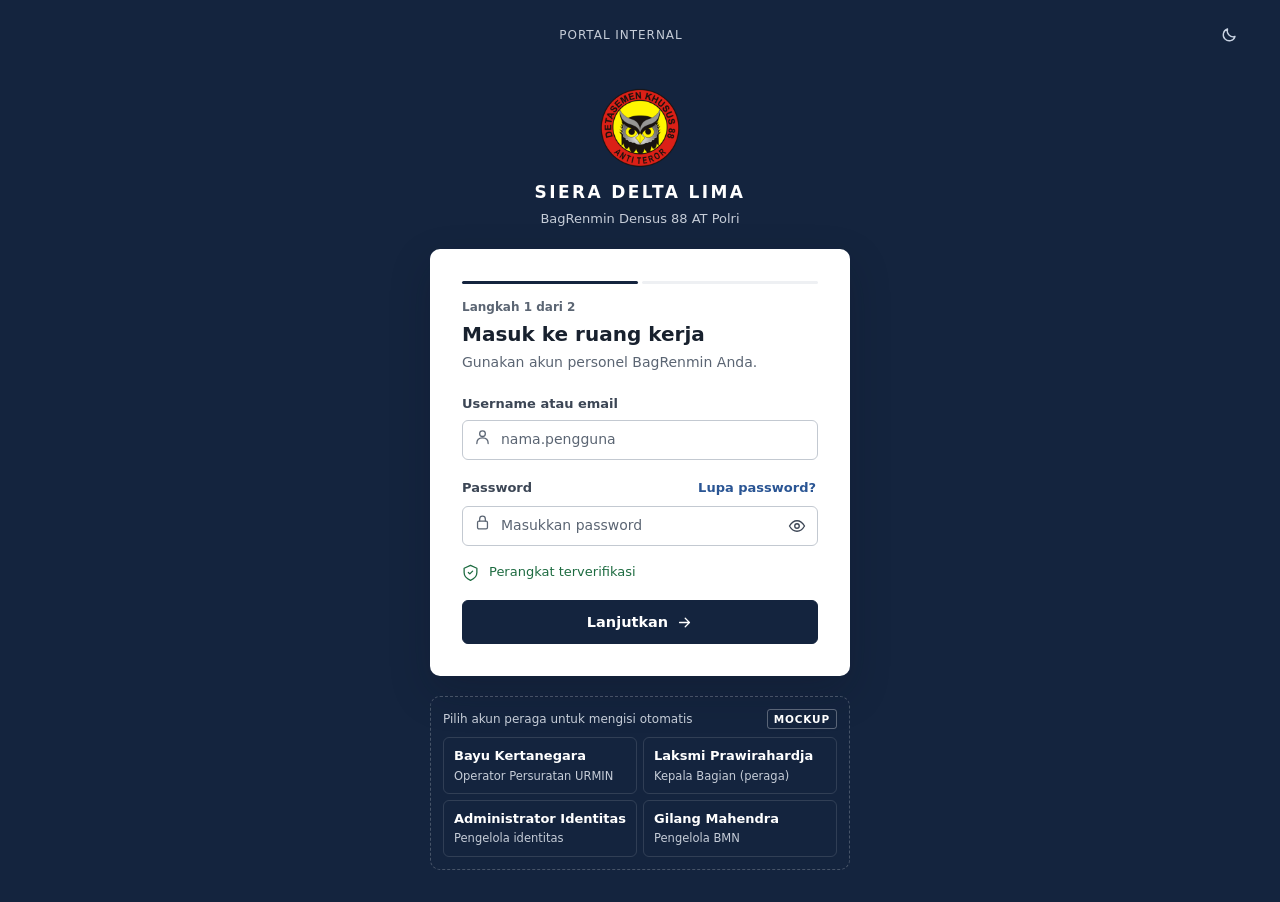
<file: index-v3.html>
<!doctype html>
<html lang="id">
<head>
  <meta charset="utf-8">
  <meta name="viewport" content="width=device-width, initial-scale=1">
  <meta name="robots" content="noindex, nofollow">
  <meta name="color-scheme" content="light dark">
  <title>SIERA DELTA LIMA · Redesign</title>
  <link rel="stylesheet" href="rd.css">
</head>
<body>
  <a class="skip-link" href="#main">Lewati ke konten utama</a>
  <div id="root"></div>
  <!-- Data peraga dipakai bersama dengan mockup lama: satu sumber, tidak disalin -->
  <script src="../mock-data.js"></script>
  <script src="rd.js"></script>
</body>
</html>
</file>
<file: rd.css>
/* =====================================================================
   SIERA DELTA LIMA — Redesign v3 (mockup)
   Arah: dekat dengan versi produksi, netral, satu warna merek (navy).
   Warna lain HANYA untuk makna status (ISO 9241-112: discriminability,
   bukan dekorasi). Tanpa font/CDN eksternal.
   ===================================================================== */

:root {
  /* Netral */
  --bg: #f4f5f7;
  --surface: #ffffff;
  --surface-2: #f8f9fa;
  --surface-3: #eef0f3;
  --border: #dde1e6;
  --border-strong: #c3c9d1;
  --ink: #18212e;            /* 16.1:1 di atas putih */
  --ink-2: #3c4655;          /* 9.6:1 */
  --muted: #5b6573;          /* 5.9:1 — batas bawah teks sekunder */

  /* Satu warna merek: navy dari versi produksi */
  --brand: #14243e;
  --brand-hover: #1e3454;
  --brand-ink: #ffffff;
  --brand-soft: #e9edf3;
  --nav-bg: #14243e;
  --nav-ink: #c6cdd8;
  --nav-ink-strong: #ffffff;
  --nav-line: rgba(255, 255, 255, .09);
  --nav-hover: rgba(255, 255, 255, .06);
  --nav-active: rgba(255, 255, 255, .11);

  /* Status — hanya untuk makna */
  --danger: #b42318;  --danger-soft: #fdf0ef;
  --warn: #8a5300;    --warn-soft: #fdf5e6;
  --ok: #1d6b40;      --ok-soft: #edf6f0;
  --info: #2a5594;    --info-soft: #eef3fa;

  --focus: #18212e;
  --link: #2a5594;

  /* Alias untuk markup yang sama (tidak lagi berwarna sendiri) */
  --gold: var(--brand);
  --navy: var(--brand);
  --u-urmin: var(--ink-2); --u-ren: var(--ink-2); --u-sumda: var(--ink-2); --u-binfung: var(--ink-2);
  --u-urmin-soft: var(--surface-3); --u-ren-soft: var(--surface-3); --u-sumda-soft: var(--surface-3); --u-binfung-soft: var(--surface-3);

  --r-sm: 4px; --r: 6px; --r-lg: 10px;
  --shadow-1: 0 1px 2px rgba(20, 36, 62, .06);
  --shadow-2: 0 4px 16px rgba(20, 36, 62, .10);
  --shadow-3: 0 16px 40px rgba(12, 20, 34, .22);

  --font: "Segoe UI Variable Text", "Segoe UI", system-ui, -apple-system, Roboto, "Helvetica Neue", Arial, sans-serif;
  --mono: "Cascadia Mono", Consolas, "SFMono-Regular", Menlo, monospace;
  --hdr-h: 64px;
  --side-w: 248px;
  color-scheme: light;
}

[data-theme="dark"] {
  --bg: #0f141b;
  --surface: #161c25;
  --surface-2: #1a212b;
  --surface-3: #212935;
  --border: #2a3340;
  --border-strong: #3a4553;
  --ink: #e7eaef;
  --ink-2: #c3c9d2;
  --muted: #98a1ae;
  --brand: #d9e0ea;
  --brand-hover: #ffffff;
  --brand-ink: #111821;
  --brand-soft: #222c3a;
  --nav-bg: #111821;
  --danger: #f2877d;  --danger-soft: rgba(242, 135, 125, .12);
  --warn: #e6b45c;    --warn-soft: rgba(230, 180, 92, .12);
  --ok: #6fcf97;      --ok-soft: rgba(111, 207, 151, .12);
  --info: #93b4e6;    --info-soft: rgba(147, 180, 230, .12);
  --focus: #d2d6dc;
  --link: #93b4e6;
  --shadow-1: none;
  --shadow-2: 0 6px 20px rgba(0, 0, 0, .45);
  color-scheme: dark;
}

/* ---------- dasar ---------- */
*, *::before, *::after { box-sizing: border-box; }
html { -webkit-text-size-adjust: 100%; }
body { margin: 0; background: var(--bg); color: var(--ink); font: 400 14px/1.55 var(--font); -webkit-font-smoothing: antialiased; }
h1, h2, h3, h4, p { margin: 0; }
h1 { font-size: 24px; line-height: 1.25; font-weight: 600; letter-spacing: -.01em; }
h2 { font-size: 16px; line-height: 1.35; font-weight: 600; }
h3 { font-size: 14.5px; line-height: 1.4; font-weight: 600; }
button, input, select, textarea { font: inherit; color: inherit; }
button { cursor: pointer; background: none; border: 0; padding: 0; text-align: inherit; }
button:disabled { cursor: not-allowed; }
a { color: var(--link); }
svg { flex-shrink: 0; }
:focus-visible { outline: 2px solid var(--focus); outline-offset: 2px; }
.sr-only { position: absolute; width: 1px; height: 1px; overflow: hidden; clip: rect(0 0 0 0); white-space: nowrap; }
.skip-link { position: fixed; left: 12px; top: -60px; z-index: 999; background: var(--surface); color: var(--ink); border: 2px solid var(--focus); padding: 8px 14px; border-radius: var(--r); font-weight: 600; text-decoration: none; }
.skip-link:focus { top: 12px; }
.mono { font-family: var(--mono); font-size: .92em; }
.muted { color: var(--muted); }
.nowrap { white-space: nowrap; }
@media (prefers-reduced-motion: reduce) { *, *::before, *::after { animation-duration: .001ms !important; transition-duration: .001ms !important; } }

/* ---------- tombol ---------- */
.btn {
  display: inline-flex; align-items: center; justify-content: center; gap: 8px;
  min-height: 38px; padding: 0 14px; border-radius: var(--r);
  border: 1px solid var(--border-strong); background: var(--surface); color: var(--ink);
  font-weight: 600; font-size: 13.5px; white-space: nowrap; transition: background .12s, border-color .12s;
}
.btn:hover:not(:disabled) { background: var(--surface-2); border-color: var(--muted); }
.btn:disabled { opacity: .5; }
.btn--primary, .btn--gold { background: var(--brand); border-color: var(--brand); color: var(--brand-ink); }
.btn--primary:hover:not(:disabled), .btn--gold:hover:not(:disabled) { background: var(--brand-hover); border-color: var(--brand-hover); }
.btn--danger { color: var(--ink); }
.dialog-foot .btn--danger { background: var(--brand); border-color: var(--brand); color: var(--brand-ink); }
.dialog-foot .btn--danger:hover:not(:disabled) { background: var(--brand-hover); }
.btn--ghost { border-color: transparent; background: transparent; }
.btn--sm { min-height: 30px; padding: 0 10px; font-size: 12.5px; }
.btn--block { width: 100%; }
.btn--lg { min-height: 44px; font-size: 14.5px; }
.icon-btn { width: 38px; height: 38px; display: inline-grid; place-items: center; border-radius: var(--r); color: var(--ink-2); position: relative; }
.icon-btn:hover { background: var(--surface-3); color: var(--ink); }
.dot-badge { position: absolute; top: 3px; right: 2px; min-width: 17px; height: 17px; padding: 0 4px; border-radius: 9px; background: var(--danger); color: #fff; font-size: 10.5px; font-weight: 700; display: grid; place-items: center; border: 2px solid var(--surface); }
.text-btn { color: var(--link); font-weight: 600; font-size: 13px; padding: 2px; border-radius: var(--r-sm); }
.text-btn:hover { text-decoration: underline; }
.text-btn:disabled { color: var(--muted); text-decoration: none; }
.kbd { font: 600 11px/1 var(--mono); padding: 3px 5px; border-radius: 3px; border: 1px solid var(--border-strong); color: var(--muted); background: var(--surface); }

/* ---------- status: titik + teks; latar sangat lembut ---------- */
.chip { display: inline-flex; align-items: center; gap: 6px; height: 22px; padding: 0 8px; border-radius: var(--r-sm); font-size: 12px; font-weight: 600; white-space: nowrap; background: var(--surface-3); color: var(--ink-2); }
.chip::before { content: ""; width: 6px; height: 6px; border-radius: 50%; background: currentColor; }
.chip--plain::before { display: none; }
.chip--ok { background: var(--ok-soft); color: var(--ok); }
.chip--warn, .chip--gold { background: var(--warn-soft); color: var(--warn); }
.chip--danger { background: var(--danger-soft); color: var(--danger); }
.chip--info { background: var(--info-soft); color: var(--info); }
.class-tag { display: inline-flex; align-items: center; height: 20px; padding: 0 6px; border-radius: 3px; font-size: 11px; font-weight: 600; border: 1px solid var(--border-strong); color: var(--muted); }
.class-tag--penting { border-color: var(--danger); color: var(--danger); }
.unit-dot { display: none; }

/* ---------- form ---------- */
.field { display: grid; gap: 6px; }
.field + .field { margin-top: 16px; }
.field label, .form-label { font-size: 13px; font-weight: 600; color: var(--ink-2); }
.field-hint { font-size: 12.5px; color: var(--muted); }
.input-wrap { position: relative; display: flex; align-items: center; }
.input, .select, .textarea { width: 100%; min-height: 40px; padding: 0 12px; border-radius: var(--r); border: 1px solid var(--border-strong); background: var(--surface); color: var(--ink); }
.textarea { padding: 9px 12px; min-height: 96px; resize: vertical; line-height: 1.5; }
.input::placeholder, .textarea::placeholder { color: var(--muted); }
.input:focus, .select:focus, .textarea:focus { outline: 2px solid var(--focus); outline-offset: -1px; border-color: var(--focus); }
.input--icon { padding-left: 38px; }
.input-wrap > .lead-icon { position: absolute; left: 12px; color: var(--muted); pointer-events: none; }
.input-wrap > .trail-btn { position: absolute; right: 2px; }
.input-wrap .input.has-trail { padding-right: 44px; }
.input[aria-invalid="true"] { border-color: var(--danger); }
.field-error { color: var(--danger); font-size: 12.5px; display: flex; gap: 6px; align-items: center; }

.alert { display: flex; gap: 10px; align-items: flex-start; padding: 10px 12px; border-radius: var(--r); font-size: 13.5px; line-height: 1.5; border: 1px solid var(--border); border-left-width: 3px; background: var(--surface-2); color: var(--ink-2); }
.alert svg { margin-top: 2px; }
.alert--danger { border-color: var(--danger); background: var(--danger-soft); color: var(--danger); }
.alert--warn { border-color: var(--warn); background: var(--warn-soft); color: var(--warn); }
.alert--info, .alert--gold { border-left-color: var(--brand); }
.alert strong { font-weight: 600; color: var(--ink); }
/* =====================================================================
   LOGIN — kartu di tengah, latar navy polos, emblem resmi
   ===================================================================== */
.auth { min-height: 100vh; min-height: 100dvh; display: grid; grid-template-rows: auto 1fr auto; background: var(--nav-bg); color: var(--nav-ink); }
.auth-top { display: flex; justify-content: space-between; align-items: center; padding: 16px clamp(16px, 4vw, 32px); gap: 12px; }
.auth-tag { font-size: 12px; letter-spacing: .08em; text-transform: uppercase; color: var(--nav-ink); }
.auth-top .icon-btn { color: var(--nav-ink); }
.auth-top .icon-btn:hover { background: var(--nav-hover); color: #fff; }
.auth-center { display: grid; place-items: center; padding: 16px 16px 32px; }
.auth-stack { width: 100%; max-width: 420px; display: grid; gap: 20px; }
.auth-brand { text-align: center; display: grid; justify-items: center; gap: 6px; }
.auth-logo { width: 84px; height: 84px; margin-bottom: 6px; }
.auth-brand h1 { font-size: 17px; letter-spacing: .14em; font-weight: 700; color: #fff; }
.auth-brand p { font-size: 13px; color: var(--nav-ink); }
.auth-card { background: var(--surface); color: var(--ink); border-radius: var(--r-lg); padding: clamp(22px, 5vw, 32px); box-shadow: var(--shadow-3); }
.auth-card.enter { animation: rise .25s ease-out; }
@keyframes rise { from { opacity: 0; transform: translateY(6px); } }
.auth-card h2 { font-size: 20px; }
.auth-card .lede { color: var(--muted); margin-top: 4px; }
.auth-card form { margin-top: 20px; }
.auth-card .alert { margin-top: 16px; }
.steps { display: flex; gap: 4px; margin-bottom: 14px; }
.steps span { flex: 1; height: 3px; border-radius: 2px; background: var(--surface-3); }
.steps span.on { background: var(--brand); }
.step-label { font-size: 12px; font-weight: 600; color: var(--muted); margin-bottom: 4px; }
.device-check { display: flex; align-items: center; gap: 10px; margin: 16px 0 18px; font-size: 13px; color: var(--muted); }
.device-check.ok { color: var(--ok); }
.device-check .grow { flex: 1; }
.spinner { width: 14px; height: 14px; border-radius: 50%; border: 2px solid currentColor; border-right-color: transparent; animation: spin .8s linear infinite; }
@keyframes spin { to { transform: rotate(360deg); } }
.row-between { display: flex; align-items: center; justify-content: space-between; gap: 12px; }
.otp { display: grid; grid-template-columns: repeat(6, 1fr); gap: 8px; }
.otp input { height: 52px; width: 100%; text-align: center; font: 600 21px/1 var(--mono); border-radius: var(--r); border: 1px solid var(--border-strong); background: var(--surface); }
.otp input:focus { outline: 2px solid var(--focus); outline-offset: -1px; border-color: var(--focus); }
.otp-meta { display: flex; justify-content: space-between; font-size: 12.5px; color: var(--muted); margin-top: 10px; }
.pw-meter { display: grid; grid-template-columns: repeat(4, 1fr); gap: 4px; margin-top: 8px; }
.pw-meter span { height: 3px; border-radius: 2px; background: var(--surface-3); }
.pw-meter[data-lv="1"] span:nth-child(-n+1) { background: var(--danger); }
.pw-meter[data-lv="2"] span:nth-child(-n+2) { background: var(--warn); }
.pw-meter[data-lv="3"] span:nth-child(-n+3) { background: var(--warn); }
.pw-meter[data-lv="4"] span { background: var(--ok); }
.pw-rules { list-style: none; padding: 0; margin: 10px 0 0; display: grid; gap: 3px; font-size: 12.5px; color: var(--muted); }
.pw-rules li { display: flex; gap: 8px; align-items: center; }
.pw-rules li.ok { color: var(--ok); }
.demo-picker { border: 1px dashed rgba(255, 255, 255, .22); border-radius: var(--r-lg); padding: 12px; }
.demo-picker > div:first-child { display: flex; justify-content: space-between; align-items: center; font-size: 12px; margin-bottom: 8px; }
.demo-tag { font-size: 10.5px; letter-spacing: .08em; font-weight: 700; border: 1px solid rgba(255, 255, 255, .3); padding: 1px 6px; border-radius: 3px; color: #fff; }
.demo-list { display: grid; grid-template-columns: repeat(2, 1fr); gap: 6px; }
.demo-list button { text-align: left; padding: 8px 10px; border-radius: var(--r); border: 1px solid rgba(255, 255, 255, .12); color: #fff; display: grid; gap: 1px; }
.demo-list button:hover { background: var(--nav-hover); }
.demo-list button.on { border-color: #fff; background: var(--nav-active); }
.demo-list strong { font-size: 13px; font-weight: 600; }
.demo-list small { font-size: 11.5px; color: var(--nav-ink); }
.auth :focus-visible { outline-color: #fff; }
.auth-card :focus-visible { outline-color: var(--focus); }

/* ---------- emblem ---------- */
.logo { width: 40px; height: 40px; display: block; flex-shrink: 0; }

/* =====================================================================
   HEADER — sama di semua halaman (seperti versi produksi)
   ===================================================================== */
.app { min-height: 100vh; display: flex; flex-direction: column; }
.hdr { position: sticky; top: 0; z-index: 40; height: var(--hdr-h); display: flex; align-items: center; gap: 16px; padding: 0 clamp(12px, 2.4vw, 28px); background: var(--surface); border-bottom: 1px solid var(--border); }
.brand { display: flex; align-items: center; gap: 12px; padding: 4px; border-radius: var(--r); }
.brand-words strong { display: block; white-space: nowrap; font-size: 14px; font-weight: 700; letter-spacing: .1em; color: var(--brand); line-height: 1.2; }
.brand-words small { display: block; font-size: 11.5px; color: var(--muted); }
.hdr-burger { display: none; }
.hdr-nav { display: flex; align-items: center; gap: 2px; margin-left: auto; }
.hdr-link { display: inline-flex; align-items: center; gap: 7px; height: 38px; padding: 0 10px; border-radius: var(--r); font-size: 13.5px; font-weight: 600; color: var(--ink-2); position: relative; }
.hdr-link:hover { background: var(--surface-3); color: var(--ink); }
.hdr-link[aria-current="page"] { color: var(--brand); background: var(--brand-soft); }
.hdr-count { min-width: 18px; height: 18px; padding: 0 5px; border-radius: 9px; font-size: 11px; display: grid; place-items: center; background: var(--surface-3); color: var(--ink); border: 1px solid var(--border); }
.hdr-link[aria-current="page"] .hdr-count { background: var(--brand); color: var(--brand-ink); border-color: var(--brand); }
.hdr-tools { display: flex; align-items: center; gap: 4px; padding-left: 12px; border-left: 1px solid var(--border); }
.hdr-search { display: inline-flex; align-items: center; gap: 8px; height: 36px; padding: 0 8px 0 10px; border-radius: var(--r); border: 1px solid var(--border); color: var(--muted); font-size: 13px; margin-right: 4px; }
.hdr-search:hover { border-color: var(--border-strong); color: var(--ink); }
.account-btn { display: flex; align-items: center; gap: 8px; padding: 3px 6px 3px 3px; border-radius: var(--r); }
.account-btn:hover { background: var(--surface-3); }
.account-btn .who { text-align: left; line-height: 1.25; }
.account-btn .who strong { display: block; font-size: 13px; font-weight: 600; }
.account-btn .who small { display: block; font-size: 11.5px; color: var(--muted); }
.avatar { width: 32px; height: 32px; border-radius: 50%; display: grid; place-items: center; font-weight: 600; font-size: 12px; background: var(--brand-soft); color: var(--brand); flex-shrink: 0; }
.avatar--lg { width: 52px; height: 52px; font-size: 17px; }

.popover { position: absolute; top: calc(100% + 6px); right: 0; z-index: 60; min-width: 248px; background: var(--surface); border: 1px solid var(--border); border-radius: var(--r-lg); box-shadow: var(--shadow-2); padding: 4px; }
.pop-head { padding: 10px 12px 8px; display: flex; justify-content: space-between; align-items: center; gap: 12px; }
.pop-head strong { font-size: 14px; }
.pop-item { width: 100%; display: flex; gap: 10px; align-items: center; padding: 8px 10px; border-radius: var(--r); font-size: 13.5px; text-align: left; color: var(--ink-2); }
.pop-item:hover, .pop-item[aria-current="true"] { background: var(--surface-3); color: var(--ink); }
.pop-item.danger { color: var(--danger); }
.pop-sep { height: 1px; background: var(--border); margin: 4px; }
.pop-label { font-size: 11.5px; font-weight: 600; color: var(--muted); padding: 8px 10px 4px; }
.notif { width: 360px; max-width: calc(100vw - 24px); max-height: 70vh; overflow-y: auto; }
.notif-item { width: 100%; display: grid; grid-template-columns: 30px 1fr; gap: 10px; padding: 9px 10px; border-radius: var(--r); text-align: left; }
.notif-item:hover { background: var(--surface-3); }
.notif-item .ic { width: 30px; height: 30px; border-radius: var(--r); display: grid; place-items: center; }
.notif-item strong { font-size: 13px; font-weight: 600; display: block; }
.notif-item small { font-size: 12px; color: var(--muted); }
.notif-item.unread strong::after { content: ""; display: inline-block; width: 6px; height: 6px; margin-left: 6px; border-radius: 50%; background: var(--danger); vertical-align: middle; }

/* ---------- halaman non-ruang-kerja ---------- */
.page { width: 100%; max-width: 1320px; margin: 0 auto; padding: 24px clamp(16px, 3vw, 32px) 48px; flex: 1; }

/* =====================================================================
   RUANG KERJA — sidebar navy (seperti produksi) + pengalih unit
   ===================================================================== */
.ws { display: grid; grid-template-columns: var(--side-w) minmax(0, 1fr); flex: 1; }
.is-collapsed .ws { --side-w: 68px; }
.ws-side { position: sticky; top: var(--hdr-h); height: calc(100vh - var(--hdr-h)); display: flex; flex-direction: column; background: var(--nav-bg); color: var(--nav-ink); z-index: 30; }
.ws-side :focus-visible { outline-color: #fff; }
.ws-unit { position: relative; padding: 14px 12px; border-bottom: 1px solid var(--nav-line); }
.unit-switch { width: 100%; display: flex; align-items: center; gap: 10px; padding: 8px; border-radius: var(--r); border: 1px solid var(--nav-line); text-align: left; color: var(--nav-ink-strong); }
.unit-switch:hover { background: var(--nav-hover); }
.unit-ic { width: 32px; height: 32px; border-radius: var(--r); display: grid; place-items: center; background: var(--nav-active); flex-shrink: 0; }
.unit-txt { flex: 1; min-width: 0; line-height: 1.25; }
.unit-txt strong { display: block; font-size: 13px; letter-spacing: .06em; }
.unit-txt small { display: block; font-size: 11.5px; color: var(--nav-ink); overflow: hidden; text-overflow: ellipsis; white-space: nowrap; }
.unit-switch .caret { transform: rotate(90deg); opacity: .7; }
.ws-unit .popover { left: 12px; right: 12px; top: calc(100% - 8px); min-width: 0; }
.ws-unit .pop-item small { color: var(--muted); }
.ws-scroll { flex: 1; overflow-y: auto; overflow-x: hidden; padding: 6px 10px 16px; scrollbar-width: thin; scrollbar-color: rgba(255, 255, 255, .15) transparent; }
.ws-group { font-size: 11px; font-weight: 600; letter-spacing: .08em; color: rgba(198, 205, 216, .6); padding: 14px 10px 6px; }
.ws-link { width: 100%; display: flex; align-items: center; gap: 11px; min-height: 38px; padding: 0 10px; border-radius: var(--r); color: var(--nav-ink); font-size: 13.5px; text-align: left; position: relative; }
.ws-link:hover { background: var(--nav-hover); color: var(--nav-ink-strong); }
.ws-link[aria-current="page"] { background: var(--nav-active); color: var(--nav-ink-strong); font-weight: 600; }
.ws-link[aria-current="page"]::before { content: ""; position: absolute; left: -10px; top: 8px; bottom: 8px; width: 3px; border-radius: 0 2px 2px 0; background: #fff; }
.ws-link:disabled { opacity: .45; }
.ws-link .label { flex: 1; min-width: 0; overflow: hidden; text-overflow: ellipsis; white-space: nowrap; }
.ws-link .count { font-size: 11px; font-weight: 700; min-width: 19px; height: 19px; border-radius: 10px; display: grid; place-items: center; padding: 0 5px; background: rgba(255, 255, 255, .14); color: #fff; }
.ws-foot { border-top: 1px solid var(--nav-line); padding: 10px; display: grid; gap: 2px; }
.is-collapsed .unit-txt, .is-collapsed .unit-switch .caret, .is-collapsed .ws-link .label, .is-collapsed .ws-link .count, .is-collapsed .ws-group { display: none; }
.is-collapsed .ws-link, .is-collapsed .unit-switch { justify-content: center; padding: 0; min-height: 40px; }
.is-collapsed .unit-switch { border: 0; }
.is-collapsed .ws-collapse svg { transform: scaleX(-1); }
.only-sm { display: none; }
.ws-main { min-width: 0; padding: 18px clamp(16px, 2.6vw, 32px) 48px; }
.crumbs { display: flex; align-items: center; gap: 4px; font-size: 13px; color: var(--muted); margin-bottom: 14px; flex-wrap: wrap; }
.crumbs button { color: var(--muted); padding: 2px 4px; border-radius: var(--r-sm); }
.crumbs button:hover { color: var(--ink); text-decoration: underline; }
.crumbs strong { color: var(--ink); font-weight: 600; padding: 2px 4px; }

.page-head { display: flex; align-items: flex-end; justify-content: space-between; gap: 16px; flex-wrap: wrap; margin-bottom: 20px; }
.page-head .eyebrow { font-size: 12px; font-weight: 600; letter-spacing: .06em; text-transform: uppercase; color: var(--muted); margin-bottom: 4px; }
.page-head p { color: var(--muted); margin-top: 4px; max-width: 70ch; }
.page-actions { display: flex; gap: 8px; flex-wrap: wrap; }
/* =====================================================================
   KOMPONEN KONTEN
   ===================================================================== */
.card { background: var(--surface); border: 1px solid var(--border); border-radius: var(--r-lg); }
.card-pad { padding: 18px 20px; }
.card-head { display: flex; align-items: center; justify-content: space-between; gap: 12px; padding: 14px 18px; border-bottom: 1px solid var(--border); flex-wrap: wrap; }
.card-head p { font-size: 12.5px; color: var(--muted); margin-top: 2px; }
.card-body { padding: 6px; }
.grid { display: grid; gap: 16px; }
.grid-4 { grid-template-columns: repeat(4, minmax(0, 1fr)); }
.grid-3 { grid-template-columns: repeat(3, minmax(0, 1fr)); }
.grid-2 { grid-template-columns: repeat(2, minmax(0, 1fr)); }
.grid-main { grid-template-columns: minmax(0, 1.6fr) minmax(0, 1fr); align-items: start; }
.stack { display: grid; gap: 16px; }
.section-title { display: flex; justify-content: space-between; align-items: baseline; gap: 12px; margin: 28px 0 12px; }
.section-title h2 { font-size: 17px; }

.stat { padding: 16px 18px; display: grid; gap: 2px; text-align: left; width: 100%; }
button.stat:hover { border-color: var(--border-strong); background: var(--surface-2); }
.stat .stat-top { display: flex; justify-content: space-between; align-items: center; color: var(--muted); font-size: 13px; }
.stat .stat-ic { color: var(--muted); }
.stat .value { font-size: 28px; font-weight: 600; letter-spacing: -.02em; line-height: 1.2; margin-top: 6px; font-variant-numeric: tabular-nums; }
.stat .foot { font-size: 12.5px; color: var(--muted); }
.stat .foot b { font-weight: 600; color: var(--ink-2); }
.stat.is-alert .value { color: var(--danger); }
.tone-danger { color: var(--danger); background: var(--danger-soft); }
.tone-warn { color: var(--warn); background: var(--warn-soft); }
.tone-ok { color: var(--ok); background: var(--ok-soft); }
.tone-info, .tone-gold { color: var(--ink-2); background: var(--surface-3); }
.stat .stat-ic.tone-danger, .stat .stat-ic.tone-warn, .stat .stat-ic.tone-ok, .stat .stat-ic.tone-info, .stat .stat-ic.tone-gold { background: none; }
.stat .stat-ic.tone-danger { color: var(--danger); }

/* kepala Portal — ringkas; emblem cukup di header (tidak diulang) */
.portal-head { display: flex; align-items: flex-end; justify-content: space-between; gap: 12px 24px; flex-wrap: wrap; padding-bottom: 16px; margin-bottom: 20px; border-bottom: 1px solid var(--border); }
.portal-eyebrow { font-size: 12.5px; color: var(--muted); }
.portal-title h1 { font-size: 22px; margin-top: 2px; }
.portal-title p { color: var(--muted); margin-top: 2px; }
.portal-head .tabs { margin-bottom: 0; }

/* panel "perlu tindakan" */
.work-stats { display: grid; grid-template-columns: repeat(4, minmax(0, 1fr)); border-bottom: 1px solid var(--border); }
.work-stats > * { padding: 12px 18px; text-align: left; border-right: 1px solid var(--border); display: grid; gap: 2px; }
.work-stats > *:last-child { border-right: 0; }
.work-stats button:hover { background: var(--surface-2); }
.work-stats b { font-size: 22px; font-weight: 600; font-variant-numeric: tabular-nums; }
.work-stats span { font-size: 12.5px; color: var(--muted); }
.work-stats .is-alert b { color: var(--danger); }

.action-list { display: grid; }
.action-row { display: grid; grid-template-columns: 32px minmax(0, 1fr) auto; gap: 12px; align-items: center; padding: 10px 12px; border-radius: var(--r); text-align: left; width: 100%; }
button.action-row:hover { background: var(--surface-2); }
.action-row + .action-row { border-top: 1px solid var(--border); border-radius: 0; }
.action-row .ic { width: 32px; height: 32px; border-radius: var(--r); display: grid; place-items: center; }
.action-row strong { display: block; font-weight: 600; overflow: hidden; text-overflow: ellipsis; white-space: nowrap; }
.action-row small { display: block; color: var(--muted); font-size: 12.5px; overflow: hidden; text-overflow: ellipsis; white-space: nowrap; }
.action-row .end { display: flex; align-items: center; gap: 10px; color: var(--muted); }

.agenda-row { display: grid; grid-template-columns: 48px 1fr; gap: 12px; align-items: center; padding: 8px 12px; border-radius: var(--r); text-align: left; width: 100%; }
.agenda-row:hover { background: var(--surface-2); }
.date-tile { border-radius: var(--r); border: 1px solid var(--border); text-align: center; padding: 4px 0; }
.date-tile b { display: block; font-size: 17px; line-height: 1.15; font-variant-numeric: tabular-nums; }
.date-tile small { display: block; font-size: 10.5px; text-transform: uppercase; color: var(--muted); font-weight: 600; }
.date-tile.today { border-color: var(--brand); box-shadow: inset 0 0 0 1px var(--brand); }
.agenda-row strong { font-size: 13.5px; font-weight: 600; display: block; }
.agenda-row span small { font-size: 12px; color: var(--muted); }

.empty { text-align: center; padding: 32px 20px; color: var(--muted); display: grid; justify-items: center; gap: 8px; }
.empty .ic { width: 44px; height: 44px; border-radius: 50%; display: grid; place-items: center; background: var(--surface-3); }
.empty h3 { color: var(--ink); }
.empty p { max-width: 44ch; font-size: 13.5px; }

/* tile unit (seperti produksi) */
.unit-tiles { display: grid; grid-template-columns: repeat(6, minmax(0, 1fr)); gap: 12px; }
.unit-tile { padding: 16px 12px; text-align: center; display: grid; justify-items: center; gap: 6px; width: 100%; }
.unit-tile:hover:not(:disabled) { border-color: var(--brand); }
.unit-tile:disabled { opacity: .5; }
.unit-tile .ic { width: 42px; height: 42px; border-radius: var(--r); display: grid; place-items: center; background: var(--surface-3); color: var(--brand); }
.unit-tile strong { font-size: 13px; letter-spacing: .04em; }
.unit-tile small { color: var(--muted); font-size: 12px; }

/* alur surat */
.pipeline { display: grid; grid-template-columns: repeat(6, minmax(0, 1fr)); }
.pipe-step { padding: 14px 16px; text-align: left; border-right: 1px solid var(--border); display: grid; gap: 2px; position: relative; }
.pipe-step:last-child { border-right: 0; }
button.pipe-step:hover { background: var(--surface-2); }
.pipe-step .no { font-size: 11.5px; color: var(--muted); }
.pipe-step .n { font-size: 24px; font-weight: 600; font-variant-numeric: tabular-nums; }
.pipe-step .t { font-size: 12.5px; color: var(--ink-2); line-height: 1.35; }
.pipe-bar { height: 3px; background: var(--surface-3); margin-top: 8px; }
.pipe-bar i { display: block; height: 100%; background: var(--brand); }

.hbars { display: grid; gap: 12px; padding: 16px 18px 18px; }
.hbar { display: grid; grid-template-columns: 120px 1fr 40px; gap: 12px; align-items: center; font-size: 13px; }
.hbar .track { height: 10px; border-radius: 2px; background: var(--surface-3); overflow: hidden; display: flex; }
.hbar .track i { display: block; height: 100%; }
.hbar b { text-align: right; font-variant-numeric: tabular-nums; }
.legend { display: flex; gap: 16px; flex-wrap: wrap; font-size: 12px; color: var(--muted); padding: 0 18px 14px; }
.legend span { display: inline-flex; gap: 6px; align-items: center; }
.legend i { width: 10px; height: 10px; border-radius: 2px; display: inline-block; }

/* tab: segmented seperti produksi */
.tabs { display: inline-flex; gap: 2px; padding: 3px; border-radius: var(--r-lg); border: 1px solid var(--border); background: var(--surface); margin-bottom: 16px; overflow-x: auto; max-width: 100%; }
.tab { display: inline-flex; gap: 8px; align-items: center; height: 34px; padding: 0 12px; border-radius: var(--r); font-weight: 600; font-size: 13.5px; color: var(--muted); white-space: nowrap; }
.tab:hover { color: var(--ink); background: var(--surface-2); }
.tab[aria-selected="true"] { color: var(--brand-ink); background: var(--brand); }
.tab .n { font-size: 11.5px; min-width: 18px; height: 18px; border-radius: 9px; padding: 0 5px; display: grid; place-items: center; background: var(--surface-3); color: var(--ink-2); }
.tab[aria-selected="true"] .n { background: rgba(255, 255, 255, .2); color: inherit; }
.seg { display: inline-flex; padding: 3px; border-radius: var(--r); background: var(--surface-3); gap: 2px; }
.seg button { padding: 5px 12px; border-radius: var(--r-sm); font-size: 13px; font-weight: 600; color: var(--muted); display: inline-flex; gap: 6px; align-items: center; }
.seg button[aria-pressed="true"] { background: var(--surface); color: var(--ink); box-shadow: var(--shadow-1); }

.toolbar { display: flex; gap: 10px; align-items: center; flex-wrap: wrap; padding: 12px 14px; border-bottom: 1px solid var(--border); }
.toolbar .input-wrap { flex: 1 1 260px; max-width: 420px; }
.filters { display: flex; gap: 6px; flex-wrap: wrap; }
.fchip { height: 30px; padding: 0 10px; border-radius: var(--r); border: 1px solid var(--border-strong); font-size: 12.5px; font-weight: 600; color: var(--ink-2); display: inline-flex; gap: 6px; align-items: center; }
.fchip:hover { border-color: var(--muted); }
.fchip[aria-pressed="true"] { background: var(--brand); border-color: var(--brand); color: var(--brand-ink); }
.fchip .n { opacity: .75; font-variant-numeric: tabular-nums; }
.table-wrap { overflow-x: auto; }
table.tbl { width: 100%; border-collapse: collapse; font-size: 13.5px; }
.tbl th { text-align: left; font-size: 12px; font-weight: 600; color: var(--muted); padding: 9px 14px; background: var(--surface-2); border-bottom: 1px solid var(--border); white-space: nowrap; }
.tbl td { padding: 11px 14px; border-bottom: 1px solid var(--border); vertical-align: middle; }
.tbl tbody tr { cursor: pointer; }
.tbl tbody tr:hover { background: var(--surface-2); }
.tbl tbody tr.sel { background: var(--brand-soft); box-shadow: inset 3px 0 0 var(--brand); }
.tbl tbody tr:last-child td { border-bottom: 0; }
.tbl .cell-title strong { display: block; font-weight: 600; max-width: 40ch; overflow: hidden; text-overflow: ellipsis; white-space: nowrap; }
.tbl .cell-title small { display: block; color: var(--muted); font-size: 12.5px; max-width: 40ch; overflow: hidden; text-overflow: ellipsis; white-space: nowrap; }
.tbl .num { font-variant-numeric: tabular-nums; }
.tbl .col-act { text-align: right; width: 1%; }
.tbl-foot { display: flex; justify-content: space-between; align-items: center; padding: 10px 14px; font-size: 12.5px; color: var(--muted); border-top: 1px solid var(--border); }
.due { font-size: 12.5px; font-weight: 600; white-space: nowrap; display: inline-flex; gap: 4px; align-items: center; color: var(--ink-2); }
.due.late { color: var(--danger); }
.due.soon { color: var(--warn); }

.task-card { display: grid; gap: 8px; padding: 14px 16px; text-align: left; width: 100%; border-radius: var(--r-lg); border: 1px solid var(--border); background: var(--surface); }
button.task-card:hover { border-color: var(--border-strong); background: var(--surface-2); }
.task-card.late { border-left: 3px solid var(--danger); }
.task-card .top { display: flex; justify-content: space-between; gap: 10px; align-items: center; }
.task-card p { color: var(--ink-2); font-size: 13px; display: -webkit-box; -webkit-line-clamp: 2; -webkit-box-orient: vertical; overflow: hidden; }
.task-card .meta { display: flex; gap: 14px; flex-wrap: wrap; font-size: 12.5px; color: var(--muted); }
.task-card .meta span { display: inline-flex; gap: 6px; align-items: center; }
.mod-card { display: grid; grid-template-columns: 38px 1fr auto; gap: 12px; align-items: center; padding: 14px 16px; text-align: left; width: 100%; }
.mod-card:hover { border-color: var(--brand); }
.mod-card .ic { width: 38px; height: 38px; border-radius: var(--r); display: grid; place-items: center; }
.mod-card strong { display: block; font-weight: 600; }
.mod-card small { color: var(--muted); font-size: 12.5px; }

/* panel detail kanan */
.scrim { position: fixed; inset: 0; background: rgba(12, 20, 34, .4); z-index: 70; }
.drawer { position: fixed; top: 0; right: 0; bottom: 0; width: min(540px, 100vw); z-index: 71; background: var(--surface); border-left: 1px solid var(--border); box-shadow: var(--shadow-3); display: flex; flex-direction: column; }
.drawer.enter { animation: slide .18s ease-out; }
@keyframes slide { from { transform: translateX(16px); opacity: 0; } }
.drawer-head { padding: 16px 20px 14px; border-bottom: 1px solid var(--border); display: grid; gap: 6px; }
.drawer-head .row-between { align-items: flex-start; }
.drawer-head .kicker { font-size: 12px; color: var(--muted); display: flex; gap: 8px; align-items: center; flex-wrap: wrap; }
.drawer-head h2 { font-size: 18px; line-height: 1.35; }
.drawer-body { flex: 1; overflow-y: auto; padding: 18px 20px 24px; display: grid; gap: 20px; align-content: start; }
.drawer-body .tabs { margin-bottom: 0; }
.drawer-foot { padding: 12px 20px; border-top: 1px solid var(--border); display: flex; gap: 8px; justify-content: flex-end; flex-wrap: wrap; background: var(--surface-2); }
.drawer-foot .spacer { flex: 1; }
.section-label { font-size: 12px; font-weight: 600; color: var(--muted); margin-bottom: 8px; text-transform: uppercase; letter-spacing: .05em; }
.kv { display: grid; grid-template-columns: 140px 1fr; gap: 6px 16px; font-size: 13.5px; margin: 0; }
.kv dt { color: var(--muted); }
.kv dd { margin: 0; }
.note { padding: 10px 12px; border-radius: var(--r); background: var(--surface-2); border: 1px solid var(--border); font-size: 13.5px; color: var(--ink-2); }
.note.gold { border-left: 3px solid var(--brand); color: var(--ink); }
.file-row { display: grid; grid-template-columns: 34px 1fr auto; gap: 12px; align-items: center; padding: 8px 10px; border: 1px solid var(--border); border-radius: var(--r); }
.file-row + .file-row { margin-top: 6px; }
.file-row .ic { width: 34px; height: 34px; border-radius: var(--r-sm); display: grid; place-items: center; background: var(--surface-3); color: var(--ink-2); font: 700 10px/1 var(--font); }
.file-row strong { font-size: 13px; font-weight: 600; display: block; overflow: hidden; text-overflow: ellipsis; white-space: nowrap; }
.file-row small { font-size: 12px; color: var(--muted); }
.timeline { list-style: none; margin: 0; padding: 0; display: grid; }
.timeline li { display: grid; grid-template-columns: 20px 1fr; gap: 12px; position: relative; padding-bottom: 14px; }
.timeline li::before { content: ""; position: absolute; left: 9px; top: 20px; bottom: 0; width: 1px; background: var(--border-strong); }
.timeline li:last-child::before { display: none; }
.timeline li:last-child { padding-bottom: 0; }
.timeline .dot { width: 20px; height: 20px; border-radius: 50%; display: grid; place-items: center; background: var(--surface); color: var(--ink-2); border: 1px solid var(--border-strong); }
.timeline .dot.gold { background: var(--brand); border-color: var(--brand); color: var(--brand-ink); }
.timeline strong { font-size: 13.5px; font-weight: 600; }
.timeline small { display: block; font-size: 12px; color: var(--muted); }
.timeline p { font-size: 13px; color: var(--ink-2); margin-top: 3px; }
.stepper { display: flex; }
.stepper div { flex: 1; text-align: center; font-size: 11.5px; color: var(--muted); position: relative; padding-top: 18px; }
.stepper div::before { content: ""; position: absolute; top: 5px; left: 0; right: 0; height: 2px; background: var(--border); }
.stepper div::after { content: ""; position: absolute; top: 0; left: calc(50% - 6px); width: 12px; height: 12px; border-radius: 50%; background: var(--surface); border: 2px solid var(--border-strong); }
.stepper div.done::before, .stepper div.cur::before { background: var(--brand); }
.stepper div.done::after { background: var(--brand); border-color: var(--brand); }
.stepper div.cur::after { border-color: var(--brand); }
.stepper div.cur { color: var(--ink); font-weight: 600; }
.stepper div:first-child::before { left: 50%; }
.stepper div:last-child::before { right: 50%; }

/* dialog */
.dialog-wrap { position: fixed; inset: 0; z-index: 90; display: grid; place-items: center; padding: 16px; background: rgba(12, 20, 34, .45); }
.dialog { width: min(520px, 100%); max-height: calc(100vh - 32px); overflow: auto; background: var(--surface); border-radius: var(--r-lg); box-shadow: var(--shadow-3); }
.dialog.enter { animation: rise .18s ease-out; }
.dialog-head { padding: 18px 20px 0; display: flex; justify-content: space-between; gap: 12px; }
.dialog-body { padding: 14px 20px 4px; display: grid; gap: 14px; }
.dialog-foot { padding: 14px 20px 18px; display: flex; justify-content: flex-end; gap: 8px; }
.sign-pad { height: 140px; border: 1px dashed var(--border-strong); border-radius: var(--r); display: grid; place-items: center; color: var(--muted); background: var(--surface-2); font-size: 13px; position: relative; overflow: hidden; }
.sign-pad svg.sig { position: absolute; inset: 0; width: 100%; height: 100%; color: var(--brand); }

/* palet pencarian */
.palette-wrap { position: fixed; inset: 0; z-index: 95; background: rgba(12, 20, 34, .4); display: flex; justify-content: center; align-items: flex-start; padding: 12vh 16px 16px; }
.palette { width: min(620px, 100%); background: var(--surface); border-radius: var(--r-lg); box-shadow: var(--shadow-3); overflow: hidden; border: 1px solid var(--border); }
.palette-input { display: flex; align-items: center; gap: 10px; padding: 0 14px; border-bottom: 1px solid var(--border); color: var(--muted); }
.palette-input input { flex: 1; height: 52px; border: 0; background: transparent; font-size: 15px; outline: none; color: var(--ink); }
.palette-list { max-height: 52vh; overflow-y: auto; padding: 4px; }
.palette-group { font-size: 11.5px; font-weight: 600; color: var(--muted); padding: 10px 10px 4px; }
.palette-item { width: 100%; display: grid; grid-template-columns: 26px 1fr auto; gap: 8px; align-items: center; padding: 8px 10px; border-radius: var(--r); text-align: left; font-size: 13.5px; }
.palette-item small { color: var(--muted); font-size: 12px; }
.palette-item.on, .palette-item:hover { background: var(--surface-3); }
.palette-foot { display: flex; gap: 16px; padding: 8px 14px; border-top: 1px solid var(--border); font-size: 12px; color: var(--muted); background: var(--surface-2); }
.palette-foot span { display: inline-flex; gap: 4px; align-items: center; }

.toasts { position: fixed; bottom: 20px; left: 50%; transform: translateX(-50%); z-index: 100; display: grid; gap: 8px; }
.toast { display: flex; gap: 10px; align-items: center; padding: 10px 14px; border-radius: var(--r); background: #18212e; color: #fff; box-shadow: var(--shadow-3); font-size: 13.5px; max-width: calc(100vw - 32px); }
.toast.enter { animation: rise .18s ease-out; }
.toast svg { color: #8fd3a8; }
.toast.err svg { color: #f2877d; }

/* portal */
.announce { display: flex; gap: 12px; align-items: center; padding: 10px 14px; border-radius: var(--r); border: 1px solid var(--border); border-left: 3px solid var(--brand); background: var(--surface); margin: 20px 0 0; flex-wrap: wrap; }
.announce > strong { font-size: 12px; letter-spacing: .06em; display: inline-flex; gap: 6px; align-items: center; color: var(--brand); }
.announce button { font-weight: 500; font-size: 13.5px; text-align: left; color: var(--ink); }
.announce button:hover { text-decoration: underline; }
.news-feature { display: grid; grid-template-rows: 170px auto; text-align: left; overflow: hidden; width: 100%; }
.news-feature .img, .news-row .img { background: var(--surface-3); display: grid; place-items: center; color: var(--muted); }
.news-feature .txt { padding: 16px 18px; display: grid; gap: 6px; }
.news-feature h3 { font-size: 17px; line-height: 1.35; }
.news-feature p { color: var(--muted); font-size: 13.5px; }
.news-row { display: grid; grid-template-columns: 68px 1fr; gap: 12px; padding: 10px; border-radius: var(--r); text-align: left; width: 100%; align-items: center; }
.news-row:hover { background: var(--surface-2); }
.news-row .img { height: 52px; border-radius: var(--r); }
.news-row strong { font-size: 13.5px; font-weight: 600; display: block; line-height: 1.4; }
.kicker-sm { font-size: 12px; color: var(--muted); }
.doc-row { display: grid; grid-template-columns: 32px 1fr auto; gap: 12px; align-items: center; padding: 10px; border-radius: var(--r); text-align: left; width: 100%; }
.doc-row:hover { background: var(--surface-2); }
.doc-row .ic { width: 32px; height: 32px; border-radius: var(--r); display: grid; place-items: center; background: var(--surface-3); color: var(--ink-2); }
.doc-row strong { font-size: 13.5px; font-weight: 600; display: block; }
.doc-row small { font-size: 12px; color: var(--muted); }

.cal-tools { display: flex; align-items: center; gap: 8px; padding: 12px 14px; flex-wrap: wrap; border-bottom: 1px solid var(--border); }
.cal-tools h3 { flex: 1; text-transform: capitalize; font-size: 16px; }
.cal-grid { display: grid; grid-template-columns: repeat(7, minmax(0, 1fr)); }
.cal-wd { font-size: 12px; font-weight: 600; color: var(--muted); padding: 8px 10px; background: var(--surface-2); border-bottom: 1px solid var(--border); }
.cal-day { min-height: 94px; padding: 6px; border-bottom: 1px solid var(--border); border-right: 1px solid var(--border); display: grid; align-content: start; gap: 3px; }
.cal-day:nth-child(7n) { border-right: 0; }
.cal-day > span { font-size: 12px; font-weight: 600; width: 24px; height: 24px; display: grid; place-items: center; border-radius: 50%; color: var(--ink-2); }
.cal-day.out > span { color: var(--muted); opacity: .55; }
.cal-day.today > span { background: var(--brand); color: var(--brand-ink); }
.cal-ev { font-size: 11.5px; padding: 2px 6px; border-radius: var(--r-sm); text-align: left; overflow: hidden; text-overflow: ellipsis; white-space: nowrap; background: var(--brand-soft); color: var(--brand); font-weight: 600; border-left: 2px solid var(--brand); }
.cal-ev.done { background: var(--surface-3); color: var(--muted); border-left-color: var(--border-strong); text-decoration: line-through; }

.perm-group { border: 1px solid var(--border); border-radius: var(--r); overflow: hidden; }
.perm-group + .perm-group { margin-top: 10px; }
.perm-group h4 { font-size: 13px; padding: 9px 12px; background: var(--surface-2); border-bottom: 1px solid var(--border); display: flex; justify-content: space-between; margin: 0; }
.perm { display: grid; grid-template-columns: 18px 1fr; gap: 10px; padding: 9px 12px; font-size: 13px; align-items: start; }
.perm + .perm { border-top: 1px solid var(--border); }
.perm input { margin-top: 3px; accent-color: var(--brand); width: 15px; height: 15px; }
.perm code { font-family: var(--mono); font-size: 11.5px; color: var(--muted); }
.list-select { display: grid; gap: 2px; }
.list-select button { display: grid; gap: 2px; padding: 9px 10px; border-radius: var(--r); text-align: left; border: 1px solid transparent; }
.list-select button:hover { background: var(--surface-2); }
.list-select button[aria-current="true"] { background: var(--brand-soft); border-color: var(--brand); }
.list-select strong { font-size: 13.5px; font-weight: 600; display: flex; gap: 8px; align-items: center; }
.list-select small { font-size: 12px; color: var(--muted); }
.roadmap-item { display: flex; justify-content: space-between; align-items: center; gap: 10px; padding: 8px 0; font-size: 13.5px; }
.roadmap-item + .roadmap-item { border-top: 1px solid var(--border); }

/* navigasi seluler (halaman non-ruang-kerja) */
.mnav { position: fixed; top: var(--hdr-h); left: 0; bottom: 0; width: min(300px, 86vw); z-index: 45; background: var(--surface); border-right: 1px solid var(--border); padding: 10px; overflow-y: auto; box-shadow: var(--shadow-3); }
.mnav .pop-item { min-height: 44px; }
.mnav .pop-item[aria-current="page"] { background: var(--brand-soft); color: var(--brand); font-weight: 600; }
.scrim--nav { top: var(--hdr-h); z-index: 44; }

/* =====================================================================
   RESPONSIF
   ===================================================================== */
@media (max-width: 1240px) {
  .hdr-search span:not(:first-child), .account-btn .who { display: none; }
  .hdr-search { width: 38px; padding: 0; justify-content: center; border-color: transparent; }
  .unit-tiles { grid-template-columns: repeat(3, minmax(0, 1fr)); }
}
@media (max-width: 1100px) {
  .grid-4 { grid-template-columns: repeat(2, minmax(0, 1fr)); }
  .grid-main { grid-template-columns: 1fr; }
  .pipeline { grid-template-columns: repeat(3, minmax(0, 1fr)); }
  .pipe-step:nth-child(3) { border-right: 0; }
  .pipe-step:nth-child(-n+3) { border-bottom: 1px solid var(--border); }
  .hdr-link span:not(.hdr-count) { display: none; }
  .hdr-link { padding: 0 9px; }
}
@media (max-width: 900px) {
  .hdr-burger { display: inline-grid; }
  .hdr-nav { display: none; }
  .hdr-tools { margin-left: auto; border-left: 0; padding-left: 0; }
  .brand-words small { display: none; }
  .ws { grid-template-columns: 1fr; }
  .ws-side { position: fixed; top: var(--hdr-h); left: 0; bottom: 0; height: auto; width: 280px; transform: translateX(-100%); transition: transform .2s ease; z-index: 45; }
  .nav-open .ws-side { transform: none; }
  .is-collapsed .ws { --side-w: 280px; }
  .ws-collapse { display: none !important; }
  .only-sm { display: block; }
  .grid-3, .grid-2 { grid-template-columns: 1fr; }
  .work-stats { grid-template-columns: repeat(2, minmax(0, 1fr)); }
  .work-stats > *:nth-child(2) { border-right: 0; }
  .work-stats > *:nth-child(-n+2) { border-bottom: 1px solid var(--border); }
  .tbl .hide-sm { display: none; }
  .kv { grid-template-columns: 1fr; gap: 0; }
  .kv dd { margin-bottom: 8px; }
}
@media (max-width: 560px) {
  .grid-4 { grid-template-columns: 1fr 1fr; gap: 10px; }
  .unit-tiles { grid-template-columns: repeat(2, minmax(0, 1fr)); }
  .pipeline { grid-template-columns: repeat(2, minmax(0, 1fr)); }
  .pipe-step { border-right: 1px solid var(--border) !important; border-bottom: 1px solid var(--border); }
  .pipe-step:nth-child(2n) { border-right: 0 !important; }
  .demo-list { grid-template-columns: 1fr; }
  .otp { gap: 6px; }
  .otp input { height: 48px; font-size: 19px; }
  .cal-day { min-height: 60px; }
  .cal-ev { font-size: 0; padding: 0; height: 5px; }
  .hbar { grid-template-columns: 92px 1fr 32px; }
  .hdr { gap: 8px; }
  .brand-words strong { font-size: 12.5px; letter-spacing: .06em; }
  .logo { width: 34px; height: 34px; }
  .action-row .end .chip { display: none; }
}
.grid-main .tbl .cell-title strong, .grid-main .tbl .cell-title small { max-width: 30ch; }
@media (max-width: 900px) { .tbl .cell-title strong, .tbl .cell-title small, .grid-main .tbl .cell-title strong, .grid-main .tbl .cell-title small { max-width: 46vw; } .tbl td, .tbl th { padding-left: 10px; padding-right: 10px; } }
@media (max-width: 400px) { .hdr .hdr-search { display: none; } }
</file>
